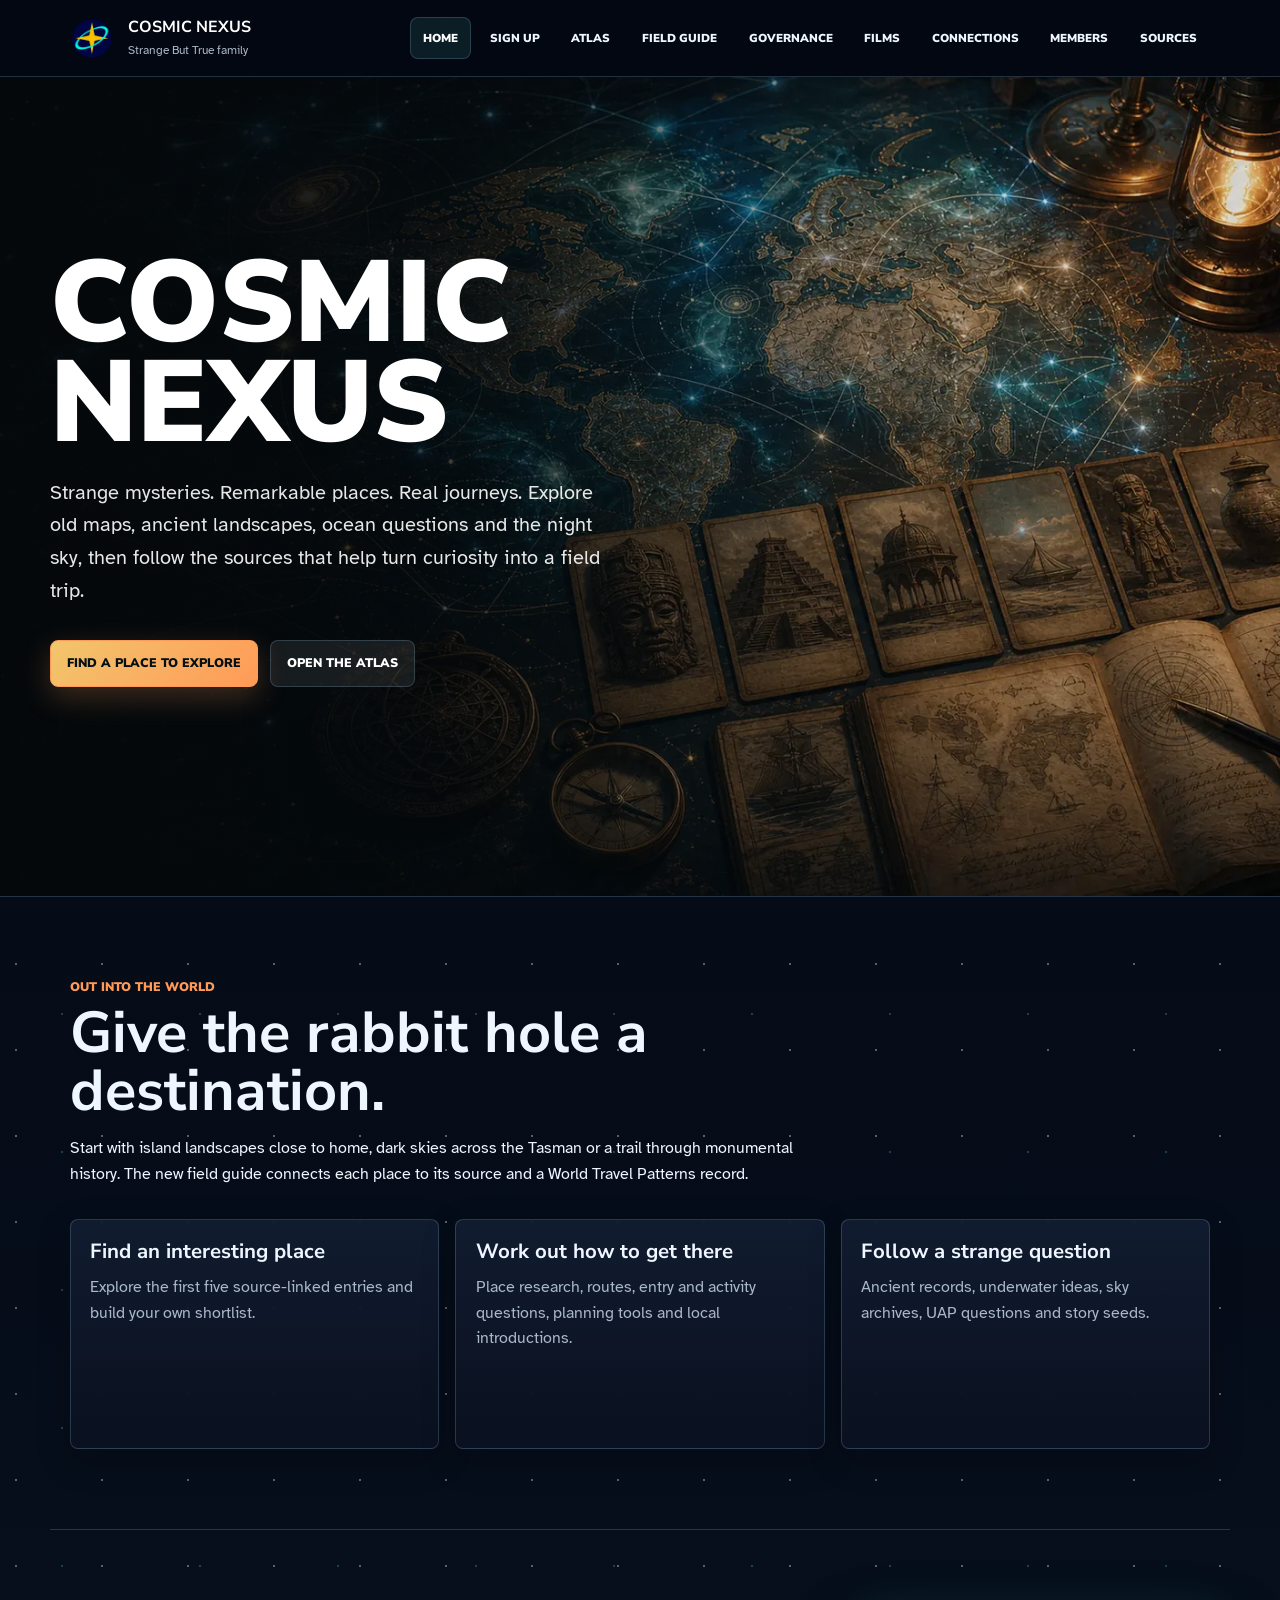
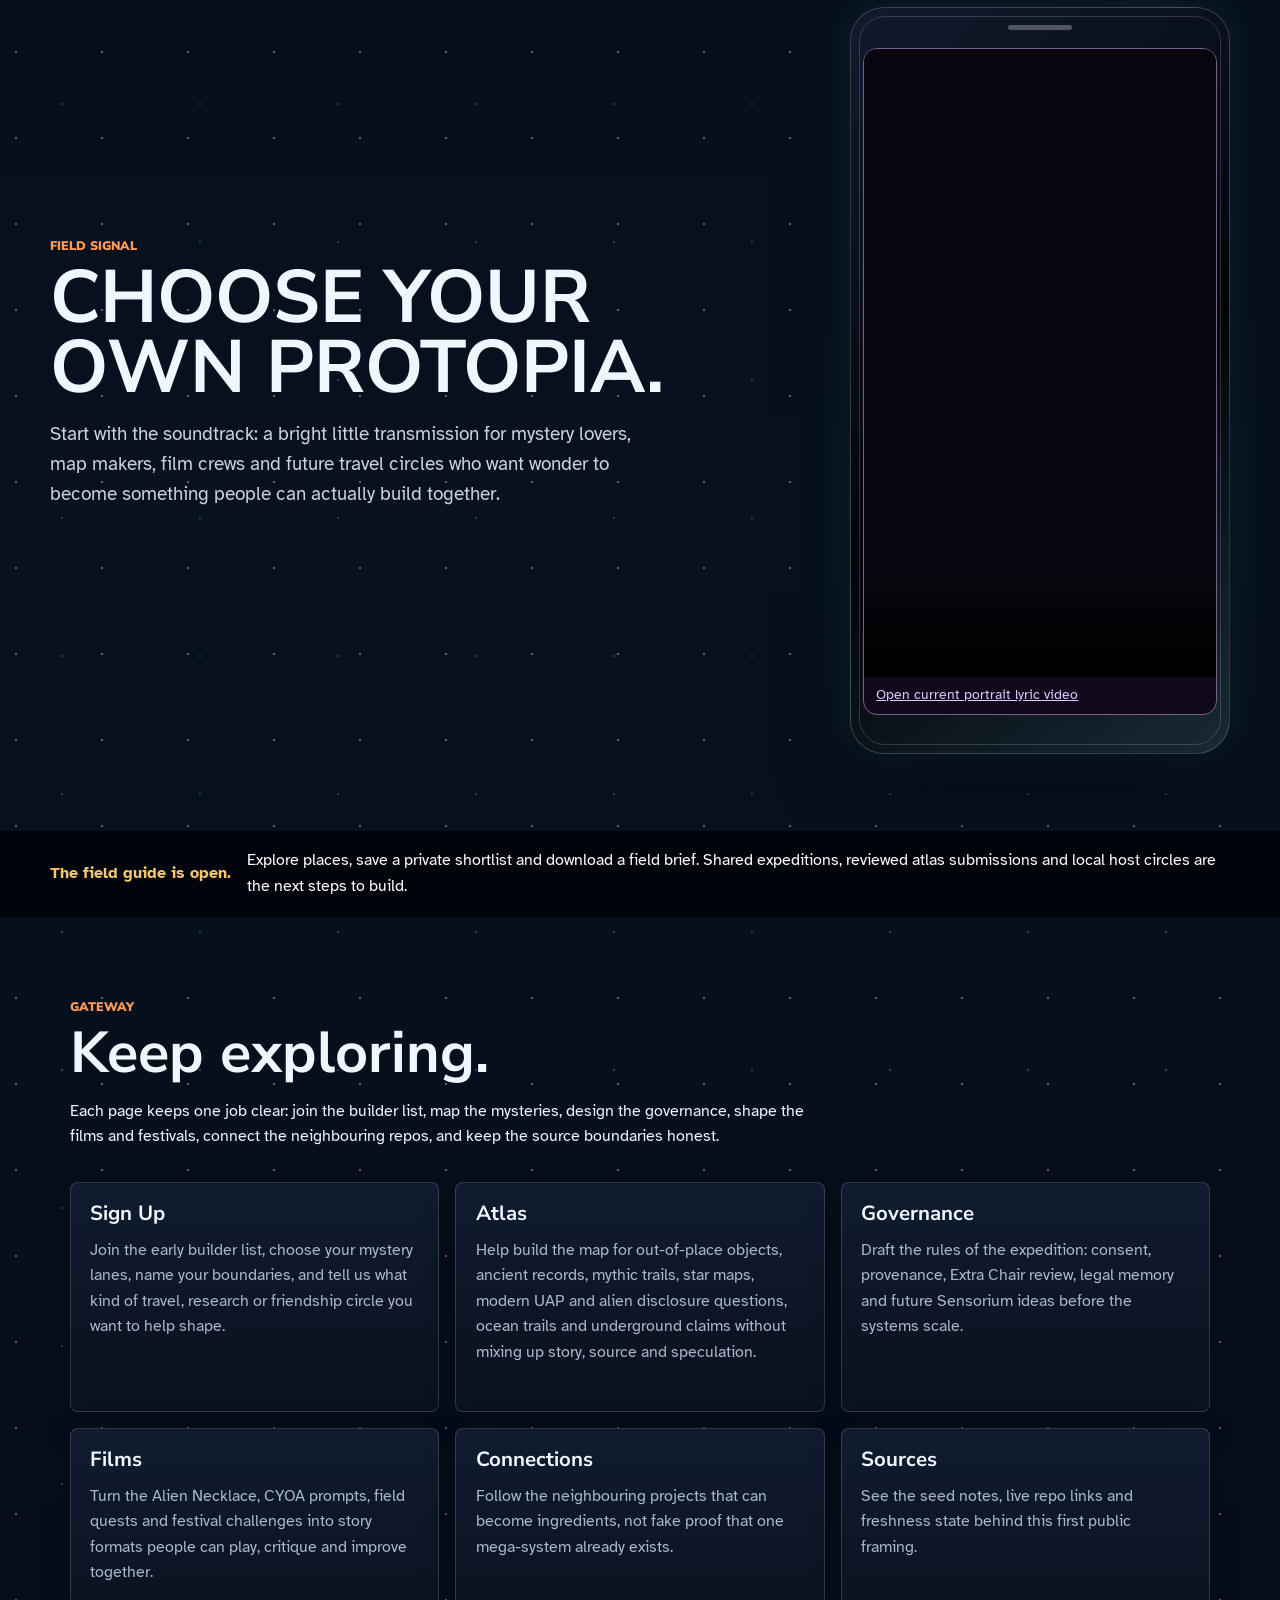
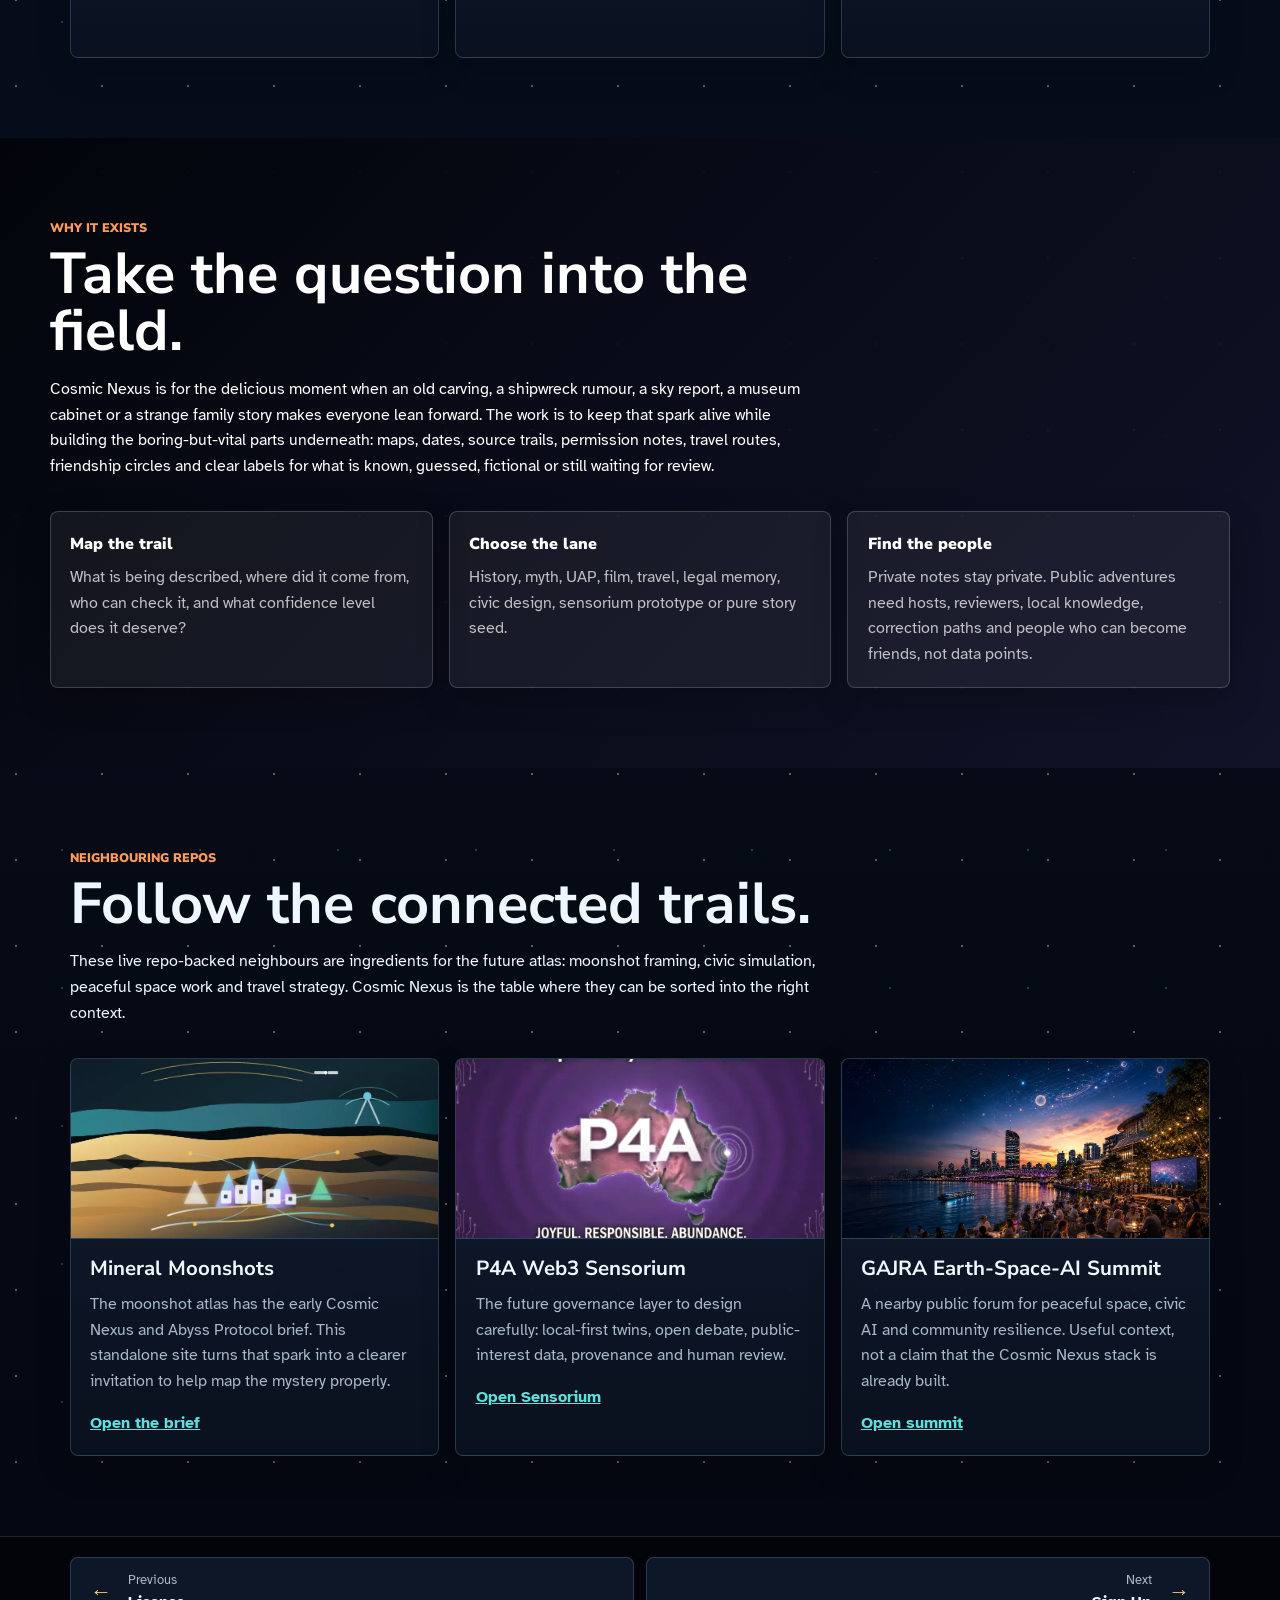
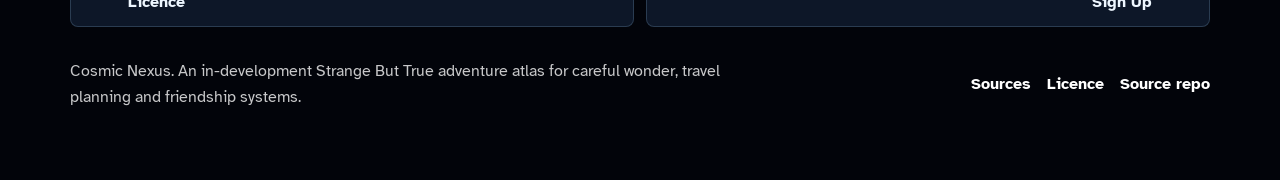
<file: index.html>
<!doctype html>
<html lang="en-AU">
  <head>
    <meta charset="utf-8">
    <meta name="viewport" content="width=device-width, initial-scale=1">
    <meta name="description" content="Cosmic Nexus is an in-development Strange But True adventure atlas inviting mystery lovers to help build maps, source trails, travel circles and friendship systems around the world.">
    <meta property="og:title" content="Cosmic Nexus">
    <meta property="og:description" content="An in-development mystery and travel atlas for people who want wonder, friendship and careful source trails in the same room.">
    <meta property="og:image" content="assets/hero-atlas-global-galactic.webp">
        <title>Cosmic Nexus | Strange But True</title>
    <link rel="preconnect" href="https://fonts.googleapis.com">
    <link rel="preconnect" href="https://fonts.gstatic.com" crossorigin>
    <link href="https://fonts.googleapis.com/css2?family=Atkinson+Hyperlegible:wght@400;700&family=Nunito+Sans:wght@700;800;900&display=swap" rel="stylesheet">
    <link rel="stylesheet" href="styles.css?v=20261111-navigation">
<style id="network-portrait-style">
.network-portrait-shell{width:min(100%,360px);margin:1.1rem auto;background:#10091b;border:1px solid #75618c;border-radius:14px;overflow:hidden}
.network-portrait-video,video[src*="/assets/protopian-portraits/"],video:has(source[src*="/assets/protopian-portraits/"]){display:block!important;width:100%!important;max-width:360px!important;height:auto!important;min-height:0!important;max-height:none!important;aspect-ratio:9/16!important;object-fit:contain!important;margin-inline:auto!important;background:#08050e;border:0}
.network-portrait-shell p{margin:.55rem .8rem;font-size:.86rem;line-height:1.45}.network-portrait-shell a{color:#e0c5ff;text-decoration:underline}
.phone:has(source[src*="/assets/protopian-portraits/"]),:is(.phone-frame,.phone-screen,.song-frame,.phone-video-wrap,.phone-embed,.video-embed,.phone):has(video[src*="/assets/protopian-portraits/"]),:is(.phone-frame,.phone-screen,.song-frame,.phone-video-wrap,.phone-embed,.video-embed,.phone):has(video[src*="/assets/protopian-portraits/"]),:is(.phone-frame,.phone-screen,.song-frame,.phone-video-wrap,.phone-embed,.video-embed):has(.network-portrait-video){height:auto!important;aspect-ratio:auto!important;min-height:0!important;max-width:380px;margin-inline:auto;overflow:hidden}
</style>
  <link rel="icon" type="image/x-icon" sizes="16x16 32x32 48x48" href="assets/cosmic-nexus.ico">
  <link rel="icon" type="image/png" sizes="32x32" href="assets/cosmic-nexus-favicon-32.png">
  <link rel="icon" type="image/png" sizes="192x192" href="assets/cosmic-nexus-mark-192.png">
  <link rel="apple-touch-icon" sizes="180x180" href="assets/cosmic-nexus-touch-180.png">
</head>
  <body data-page="home">
    <a class="skip-link" href="#main">Skip to content</a>
    <header class="site-header" data-site-header></header>

    <main id="main">
      <section class="hero hero-home" id="top" aria-labelledby="hero-title">
        <img class="hero-media" src="assets/hero-atlas-global-galactic.webp" alt="A global atlas table with star routes, archival cards, a lantern, a compass and field notebooks">
        <div class="hero-shade" aria-hidden="true"></div>
        <div class="hero-copy">
          <h1 id="hero-title">Cosmic Nexus</h1>
          <p class="hero-lede">
            Strange mysteries. Remarkable places. Real journeys. Explore old maps, ancient landscapes, ocean questions and the night sky, then follow the sources that help turn curiosity into a field trip.
          </p>
          <div class="hero-actions">
            <a class="button primary" href="field-guide.html">Find a place to explore</a>
            <a class="button secondary" href="atlas.html">Open the atlas</a>
          </div>
        </div>
      </section>

<section aria-labelledby="field-title" class="section field-introduction">
 <div class="section-heading">
  <span class="section-label">
   Out into the world
  </span>
  <h2 id="field-title">
   Give the rabbit hole a destination.
  </h2>
  <p>
   Start with island landscapes close to home, dark skies across the Tasman or a trail through monumental history. The new field guide connects each place to its source and a World Travel Patterns record.
  </p>
 </div>
 <div class="door-grid">
  <a class="door-card" href="field-guide.html#places">
   <h3>
    Find an interesting place
   </h3>
   <p>
    Explore the first five source-linked entries and build your own shortlist.
   </p>
  </a>
  <a class="door-card" href="connections.html#travel-connections">
   <h3>
    Work out how to get there
   </h3>
   <p>
    Place research, routes, entry and activity questions, planning tools and local introductions.
   </p>
  </a>
  <a class="door-card" href="atlas.html">
   <h3>
    Follow a strange question
   </h3>
   <p>
    Ancient records, underwater ideas, sky archives, UAP questions and story seeds.
   </p>
  </a>
 </div>
</section>

      <section class="song-feature" id="signal" aria-labelledby="home-song-title">
        <div class="song-feature-copy">
          <span class="section-label">Field signal</span>
          <h2 id="home-song-title">Choose your own protopia.</h2>
          <p>Start with the soundtrack: a bright little transmission for mystery lovers, map makers, film crews and future travel circles who want wonder to become something people can actually build together.</p>
        </div>
        <div class="phone-frame" aria-label="Phone-framed YouTube player for Choose Your Own Protopia">
          <div class="phone-speaker" aria-hidden="true"></div>
          <section class="network-portrait-shell" data-protopian-key="04" aria-label="Choose Your Own Protopia, current portrait lyric video">
<video class="network-portrait-video" controls playsinline preload="none" width="720" height="1280" poster="https://auraofintelligence.github.io/infinity-engine/assets/protopian-portraits/choose-your-own-protopia-portrait-cover-v1.jpg" aria-label="Choose Your Own Protopia by i C. infinity"><source src="https://auraofintelligence.github.io/infinity-engine/assets/protopian-portraits/choose-your-own-protopia-portrait-web-v1.mp4" type="video/mp4"><a href="https://auraofintelligence.github.io/infinity-engine/assets/protopian-portraits/choose-your-own-protopia-portrait-web-v1.mp4">Open portrait video</a></video>
<p><a href="https://auraofintelligence.github.io/infinity-engine/assets/protopian-portraits/choose-your-own-protopia-portrait-web-v1.mp4">Open current portrait lyric video</a></p></section>
        </div>
      </section>

      <section class="intro-band" aria-label="Public boundary">
        <strong>The field guide is open.</strong>
        <span>Explore places, save a private shortlist and download a field brief. Shared expeditions, reviewed atlas submissions and local host circles are the next steps to build.</span>
      </section>

      <section class="section" aria-labelledby="gateway-title">
        <div class="section-heading">
          <span class="section-label">Gateway</span>
          <h2 id="gateway-title">Keep exploring.</h2>
          <p>Each page keeps one job clear: join the builder list, map the mysteries, design the governance, shape the films and festivals, connect the neighbouring repos, and keep the source boundaries honest.</p>
        </div>
        <div class="door-grid">
          <a class="door-card" href="onboarding.html">
            <h3>Sign Up</h3>
            <p>Join the early builder list, choose your mystery lanes, name your boundaries, and tell us what kind of travel, research or friendship circle you want to help shape.</p>
          </a>
          <a class="door-card" href="atlas.html">
            <h3>Atlas</h3>
            <p>Help build the map for out-of-place objects, ancient records, mythic trails, star maps, modern UAP and alien disclosure questions, ocean trails and underground claims without mixing up story, source and speculation.</p>
          </a>
          <a class="door-card" href="governance.html">
            <h3>Governance</h3>
            <p>Draft the rules of the expedition: consent, provenance, Extra Chair review, legal memory and future Sensorium ideas before the systems scale.</p>
          </a>
          <a class="door-card" href="films.html">
            <h3>Films</h3>
            <p>Turn the Alien Necklace, CYOA prompts, field quests and festival challenges into story formats people can play, critique and improve together.</p>
          </a>
          <a class="door-card" href="connections.html">
            <h3>Connections</h3>
            <p>Follow the neighbouring projects that can become ingredients, not fake proof that one mega-system already exists.</p>
          </a>
          <a class="door-card" href="sources.html">
            <h3>Sources</h3>
            <p>See the seed notes, live repo links and freshness state behind this first public framing.</p>
          </a>
        </div>
      </section>

      <section class="section wide-band" aria-labelledby="why-title">
        <div class="wide-copy">
          <span class="section-label">Why it exists</span>
          <h2 id="why-title">Take the question into the field.</h2>
          <p>
            Cosmic Nexus is for the delicious moment when an old carving, a shipwreck rumour, a sky report, a museum cabinet or a strange family story makes everyone lean forward. The work is to keep that spark alive while building the boring-but-vital parts underneath: maps, dates, source trails, permission notes, travel routes, friendship circles and clear labels for what is known, guessed, fictional or still waiting for review.
          </p>
        </div>
        <div class="method-grid">
          <article>
            <strong>Map the trail</strong>
            <span>What is being described, where did it come from, who can check it, and what confidence level does it deserve?</span>
          </article>
          <article>
            <strong>Choose the lane</strong>
            <span>History, myth, UAP, film, travel, legal memory, civic design, sensorium prototype or pure story seed.</span>
          </article>
          <article>
            <strong>Find the people</strong>
            <span>Private notes stay private. Public adventures need hosts, reviewers, local knowledge, correction paths and people who can become friends, not data points.</span>
          </article>
        </div>
      </section>

      <section class="section" aria-labelledby="featured-title">
        <div class="section-heading">
          <span class="section-label">Neighbouring repos</span>
          <h2 id="featured-title">Follow the connected trails.</h2>
          <p>These live repo-backed neighbours are ingredients for the future atlas: moonshot framing, civic simulation, peaceful space work and travel strategy. Cosmic Nexus is the table where they can be sorted into the right context.</p>
        </div>
        <div class="feature-grid compact">
          <article class="feature-card">
            <img src="assets/mineral-city-map.webp" alt="Mineral Moonshots map line artwork">
            <h3>Mineral Moonshots</h3>
            <p>The moonshot atlas has the early Cosmic Nexus and Abyss Protocol brief. This standalone site turns that spark into a clearer invitation to help map the mystery properly.</p>
            <a href="https://auraofintelligence.github.io/mineral-moonshots/briefs/cosmic-nexus.html" target="_blank" rel="noopener noreferrer">Open the brief</a>
          </article>
          <article class="feature-card">
            <img src="assets/p4a-map-card.webp" alt="P4A civic map card artwork">
            <h3>P4A Web3 Sensorium</h3>
            <p>The future governance layer to design carefully: local-first twins, open debate, public-interest data, provenance and human review.</p>
            <a href="https://auraofintelligence.github.io/p4a_xyz/pages/web3-sensorium.html" target="_blank" rel="noopener noreferrer">Open Sensorium</a>
          </article>
          <article class="feature-card">
            <img src="assets/brisbane-civic-space-hero.webp" alt="Brisbane civic space summit concept scene">
            <h3>GAJRA Earth-Space-AI Summit</h3>
            <p>A nearby public forum for peaceful space, civic AI and community resilience. Useful context, not a claim that the Cosmic Nexus stack is already built.</p>
            <a href="https://auraofintelligence.github.io/GAJRA_Earth-Space-AI_Summit/" target="_blank" rel="noopener noreferrer">Open summit</a>
          </article>
        </div>
      </section>

    </main>

    <footer class="site-footer" data-site-footer></footer>
    <script src="script.js?v=20261111-navigation"></script>
  </body>
</html>
</file>
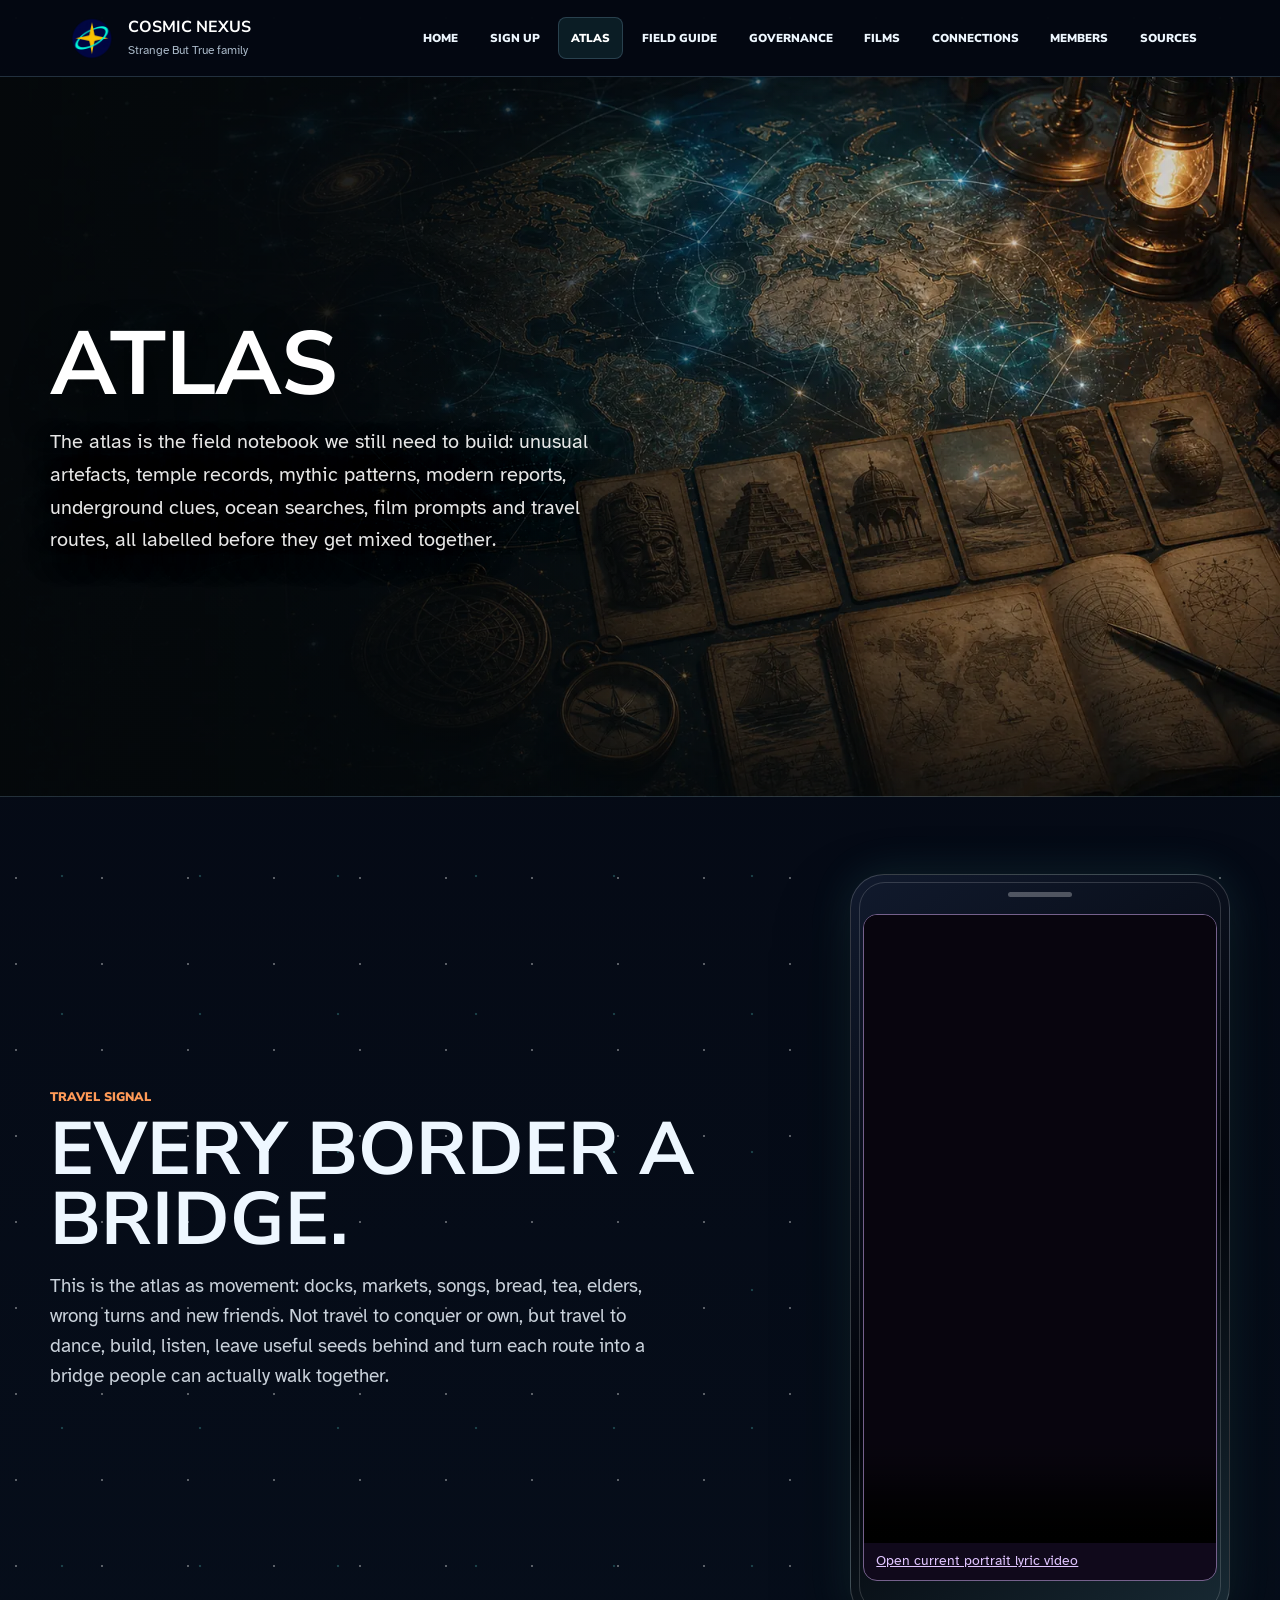
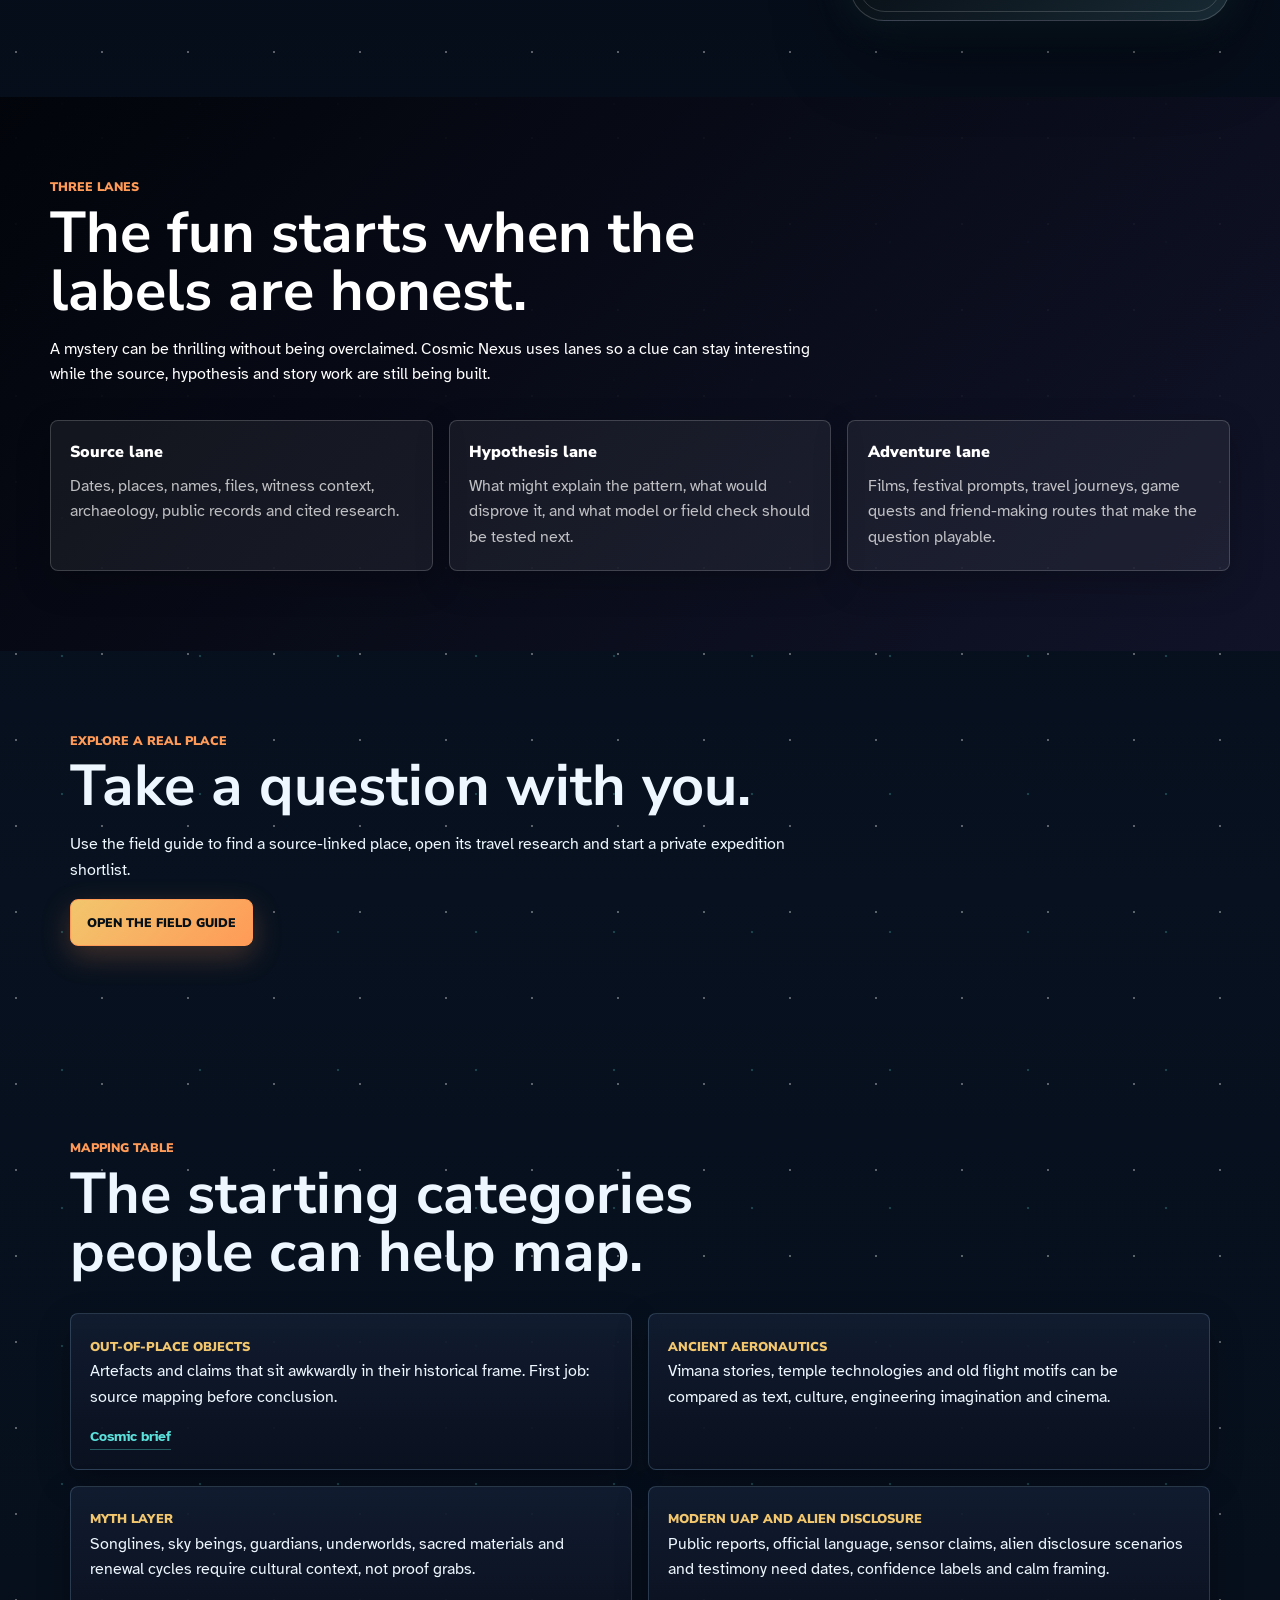
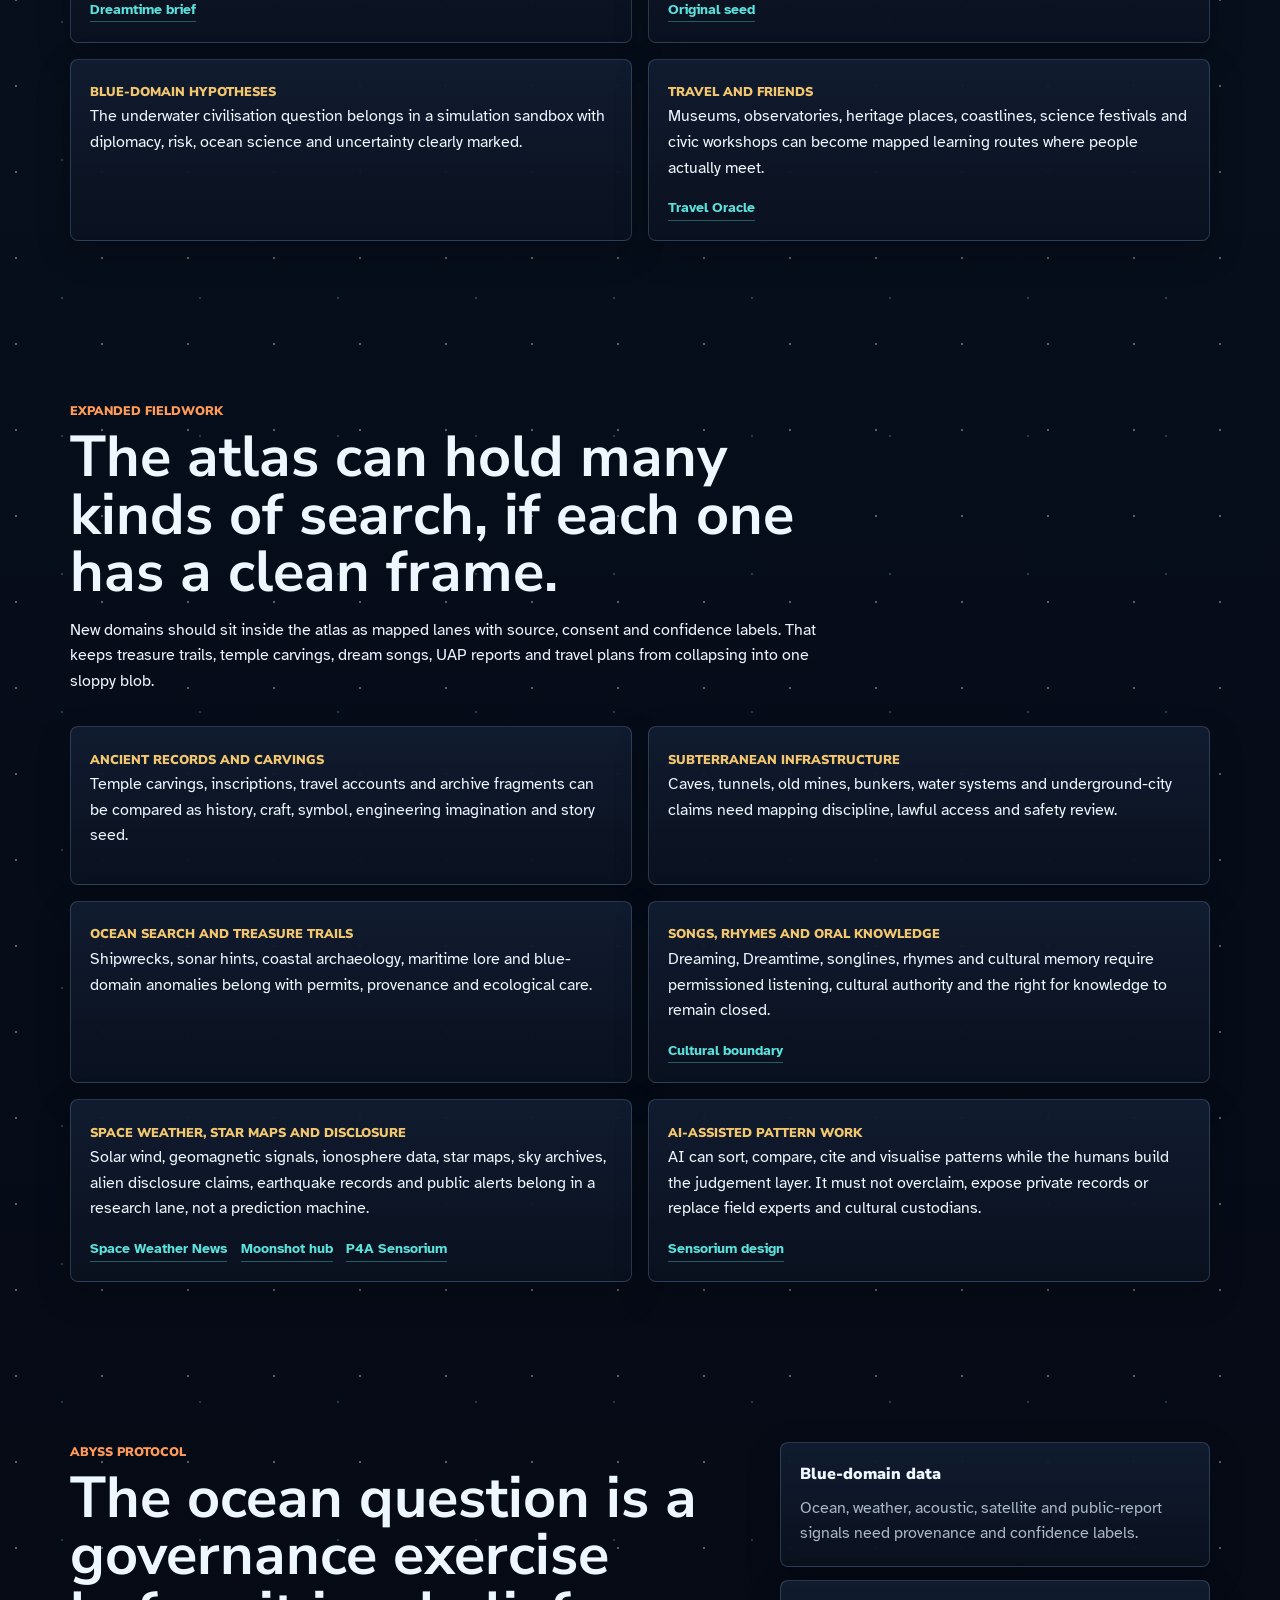
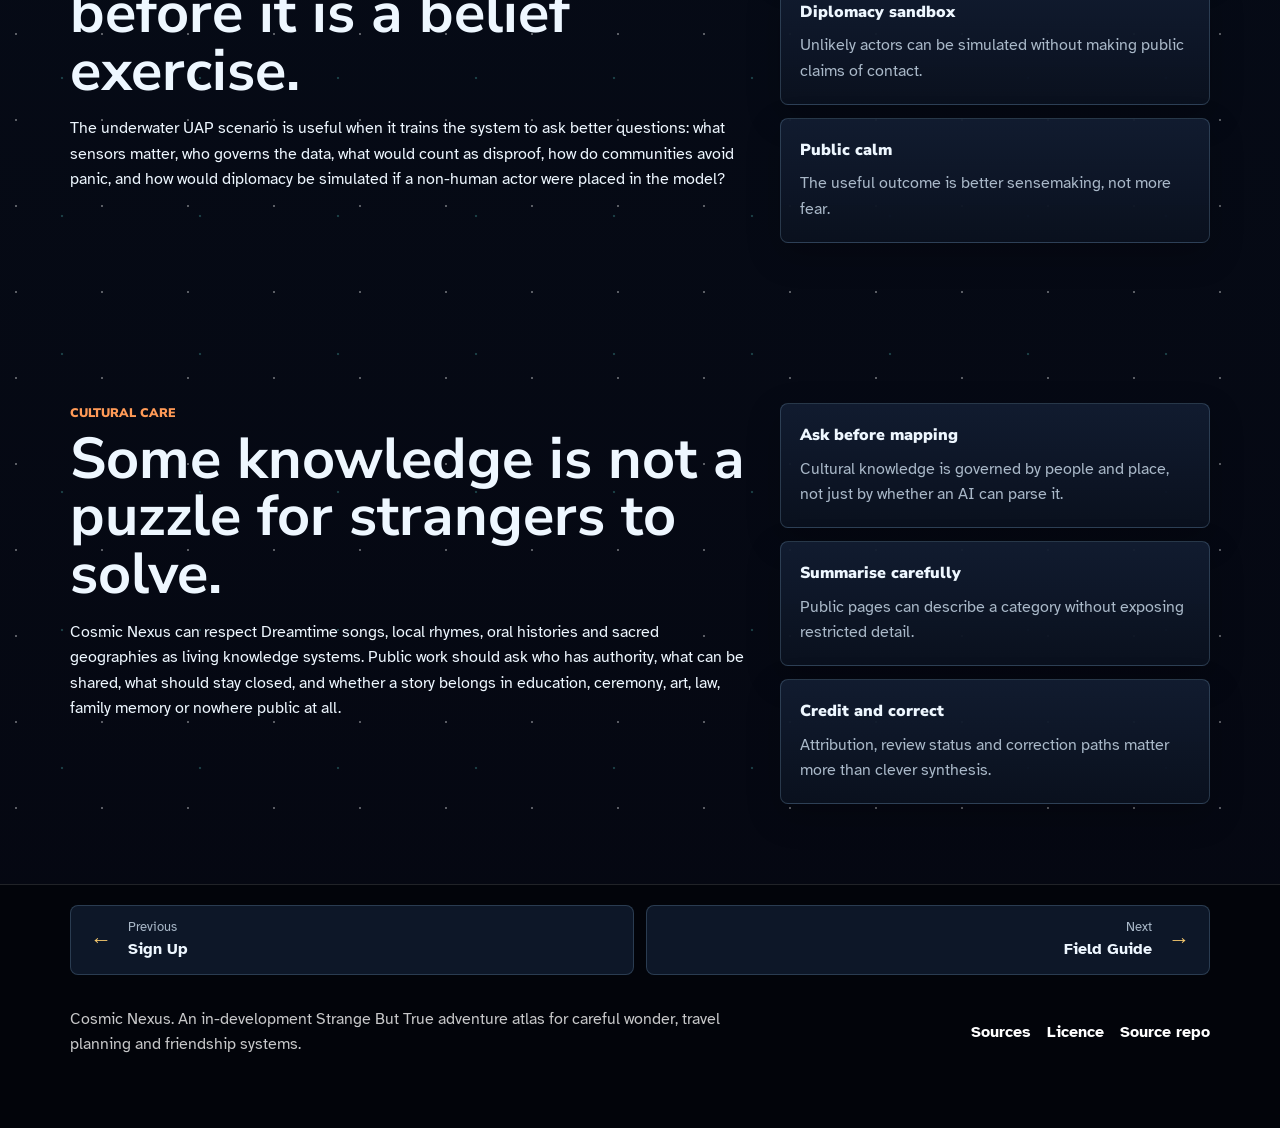
<file: atlas.html>
<!doctype html>
<html lang="en-AU">
  <head>
    <meta charset="utf-8">
    <meta name="viewport" content="width=device-width, initial-scale=1">
    <meta name="description" content="The in-development Cosmic Nexus atlas invites contributors to help map out-of-place objects, ancient records, mythology, UAP disclosure, ocean questions and travel routes with clear context labels.">
        <title>Atlas | Cosmic Nexus</title>
    <link rel="stylesheet" href="styles.css?v=20261111-navigation">
    <link rel="preconnect" href="https://fonts.googleapis.com">
    <link rel="preconnect" href="https://fonts.gstatic.com" crossorigin>
    <link href="https://fonts.googleapis.com/css2?family=Atkinson+Hyperlegible:wght@400;700&family=Nunito+Sans:wght@700;800;900&display=swap" rel="stylesheet">
<style id="network-portrait-style">
.network-portrait-shell{width:min(100%,360px);margin:1.1rem auto;background:#10091b;border:1px solid #75618c;border-radius:14px;overflow:hidden}
.network-portrait-video,video[src*="/assets/protopian-portraits/"],video:has(source[src*="/assets/protopian-portraits/"]){display:block!important;width:100%!important;max-width:360px!important;height:auto!important;min-height:0!important;max-height:none!important;aspect-ratio:9/16!important;object-fit:contain!important;margin-inline:auto!important;background:#08050e;border:0}
.network-portrait-shell p{margin:.55rem .8rem;font-size:.86rem;line-height:1.45}.network-portrait-shell a{color:#e0c5ff;text-decoration:underline}
.phone:has(source[src*="/assets/protopian-portraits/"]),:is(.phone-frame,.phone-screen,.song-frame,.phone-video-wrap,.phone-embed,.video-embed,.phone):has(video[src*="/assets/protopian-portraits/"]),:is(.phone-frame,.phone-screen,.song-frame,.phone-video-wrap,.phone-embed,.video-embed,.phone):has(video[src*="/assets/protopian-portraits/"]),:is(.phone-frame,.phone-screen,.song-frame,.phone-video-wrap,.phone-embed,.video-embed):has(.network-portrait-video){height:auto!important;aspect-ratio:auto!important;min-height:0!important;max-width:380px;margin-inline:auto;overflow:hidden}
</style>
  <link rel="icon" type="image/x-icon" sizes="16x16 32x32 48x48" href="assets/cosmic-nexus.ico">
  <link rel="icon" type="image/png" sizes="32x32" href="assets/cosmic-nexus-favicon-32.png">
  <link rel="icon" type="image/png" sizes="192x192" href="assets/cosmic-nexus-mark-192.png">
  <link rel="apple-touch-icon" sizes="180x180" href="assets/cosmic-nexus-touch-180.png">
</head>
  <body data-page="atlas">
    <a class="skip-link" href="#main">Skip to content</a>
    <header class="site-header" data-site-header></header>
    <main id="main">
      <section class="page-hero" style="--hero-image: url('assets/hero-atlas-global-galactic.webp')" aria-labelledby="page-title">
        <div>
          <h1 id="page-title">Atlas</h1>
          <p>The atlas is the field notebook we still need to build: unusual artefacts, temple records, mythic patterns, modern reports, underground clues, ocean searches, film prompts and travel routes, all labelled before they get mixed together.</p>
        </div>
      </section>

      <section class="song-feature atlas-song-feature" id="atlas-signal" aria-labelledby="atlas-song-title">
        <div class="song-feature-copy">
          <span class="section-label">Travel signal</span>
          <h2 id="atlas-song-title">Every border a bridge.</h2>
          <p>This is the atlas as movement: docks, markets, songs, bread, tea, elders, wrong turns and new friends. Not travel to conquer or own, but travel to dance, build, listen, leave useful seeds behind and turn each route into a bridge people can actually walk together.</p>
        </div>
        <div class="phone-frame" aria-label="Phone-framed YouTube player for Every Border a Bridge">
          <div class="phone-speaker" aria-hidden="true"></div>
          <section class="network-portrait-shell" data-protopian-key="07" aria-label="Every Border a Bridge, current portrait lyric video">
<video class="network-portrait-video" controls playsinline preload="none" width="720" height="1280" poster="https://auraofintelligence.github.io/infinity-engine/assets/protopian-portraits/every-border-a-bridge-portrait-cover-v1.jpg" aria-label="Every Border a Bridge by i C. infinity"><source src="https://auraofintelligence.github.io/infinity-engine/assets/protopian-portraits/every-border-a-bridge-portrait-web-v1.mp4" type="video/mp4"><a href="https://auraofintelligence.github.io/infinity-engine/assets/protopian-portraits/every-border-a-bridge-portrait-web-v1.mp4">Open portrait video</a></video>
<p><a href="https://auraofintelligence.github.io/infinity-engine/assets/protopian-portraits/every-border-a-bridge-portrait-web-v1.mp4">Open current portrait lyric video</a></p></section>
        </div>
      </section>

      <section class="section wide-band" aria-labelledby="lanes-title">
        <div class="wide-copy">
          <span class="section-label">Three lanes</span>
          <h2 id="lanes-title">The fun starts when the labels are honest.</h2>
          <p>A mystery can be thrilling without being overclaimed. Cosmic Nexus uses lanes so a clue can stay interesting while the source, hypothesis and story work are still being built.</p>
        </div>
        <div class="method-grid">
          <article><strong>Source lane</strong><span>Dates, places, names, files, witness context, archaeology, public records and cited research.</span></article>
          <article><strong>Hypothesis lane</strong><span>What might explain the pattern, what would disprove it, and what model or field check should be tested next.</span></article>
          <article><strong>Adventure lane</strong><span>Films, festival prompts, travel journeys, game quests and friend-making routes that make the question playable.</span></article>
        </div>
      </section>

<section class="section"><div class="section-heading"><span class="section-label">Explore a real place</span><h2>Take a question with you.</h2><p>Use the field guide to find a source-linked place, open its travel research and start a private expedition shortlist.</p><a class="button primary" href="field-guide.html">Open the field guide</a></div></section>      <section class="section" aria-labelledby="map-title">
        <div class="section-heading">
          <span class="section-label">Mapping table</span>
          <h2 id="map-title">The starting categories people can help map.</h2>
        </div>
        <div class="table-like">
          <article><span>Out-of-place objects</span><p>Artefacts and claims that sit awkwardly in their historical frame. First job: source mapping before conclusion.</p><div class="card-links"><a href="https://auraofintelligence.github.io/mineral-moonshots/briefs/cosmic-nexus.html" target="_blank" rel="noopener noreferrer">Cosmic brief</a></div></article>
          <article><span>Ancient aeronautics</span><p>Vimana stories, temple technologies and old flight motifs can be compared as text, culture, engineering imagination and cinema.</p></article>
          <article><span>Myth layer</span><p>Songlines, sky beings, guardians, underworlds, sacred materials and renewal cycles require cultural context, not proof grabs.</p><div class="card-links"><a href="https://auraofintelligence.github.io/mineral-moonshots/briefs/dreamtime.html" target="_blank" rel="noopener noreferrer">Dreamtime brief</a></div></article>
          <article><span>Modern UAP and alien disclosure</span><p>Public reports, official language, sensor claims, alien disclosure scenarios and testimony need dates, confidence labels and calm framing.</p><div class="card-links"><a href="https://auraofintelligence.github.io/aura-ecosystem/cosmic-nexus-uap-ai-aa-rd-club.html" target="_blank" rel="noopener noreferrer">Original seed</a></div></article>
          <article><span>Blue-domain hypotheses</span><p>The underwater civilisation question belongs in a simulation sandbox with diplomacy, risk, ocean science and uncertainty clearly marked.</p></article>
          <article><span>Travel and friends</span><p>Museums, observatories, heritage places, coastlines, science festivals and civic workshops can become mapped learning routes where people actually meet.</p><div class="card-links"><a href="https://auraofintelligence.github.io/strange-but-true-travel-oracle/" target="_blank" rel="noopener noreferrer">Travel Oracle</a></div></article>
        </div>
      </section>

      <section class="section" aria-labelledby="field-title">
        <div class="section-heading">
          <span class="section-label">Expanded fieldwork</span>
          <h2 id="field-title">The atlas can hold many kinds of search, if each one has a clean frame.</h2>
          <p>New domains should sit inside the atlas as mapped lanes with source, consent and confidence labels. That keeps treasure trails, temple carvings, dream songs, UAP reports and travel plans from collapsing into one sloppy blob.</p>
        </div>
        <div class="table-like">
          <article><span>Ancient records and carvings</span><p>Temple carvings, inscriptions, travel accounts and archive fragments can be compared as history, craft, symbol, engineering imagination and story seed.</p></article>
          <article><span>Subterranean infrastructure</span><p>Caves, tunnels, old mines, bunkers, water systems and underground-city claims need mapping discipline, lawful access and safety review.</p></article>
          <article><span>Ocean search and treasure trails</span><p>Shipwrecks, sonar hints, coastal archaeology, maritime lore and blue-domain anomalies belong with permits, provenance and ecological care.</p></article>
          <article><span>Songs, rhymes and oral knowledge</span><p>Dreaming, Dreamtime, songlines, rhymes and cultural memory require permissioned listening, cultural authority and the right for knowledge to remain closed.</p><div class="card-links"><a href="https://auraofintelligence.github.io/mineral-moonshots/briefs/dreamtime.html" target="_blank" rel="noopener noreferrer">Cultural boundary</a></div></article>
          <article><span>Space weather, star maps and disclosure</span><p>Solar wind, geomagnetic signals, ionosphere data, star maps, sky archives, alien disclosure claims, earthquake records and public alerts belong in a research lane, not a prediction machine.</p><div class="card-links"><a href="https://auraofintelligence.github.io/space-weather-news/" target="_blank" rel="noopener noreferrer">Space Weather News</a><a href="https://auraofintelligence.github.io/mineral-moonshots/briefs/space-weather-hub.html" target="_blank" rel="noopener noreferrer">Moonshot hub</a><a href="https://auraofintelligence.github.io/p4a_xyz/pages/web3-sensorium.html" target="_blank" rel="noopener noreferrer">P4A Sensorium</a></div></article>
          <article><span>AI-assisted pattern work</span><p>AI can sort, compare, cite and visualise patterns while the humans build the judgement layer. It must not overclaim, expose private records or replace field experts and cultural custodians.</p><div class="card-links"><a href="https://auraofintelligence.github.io/p4a_xyz/pages/web3-sensorium.html" target="_blank" rel="noopener noreferrer">Sensorium design</a></div></article>
        </div>
      </section>

      <section class="section split-section" aria-labelledby="abyss-title">
        <div>
          <span class="section-label">Abyss Protocol</span>
          <h2 id="abyss-title">The ocean question is a governance exercise before it is a belief exercise.</h2>
          <p>The underwater UAP scenario is useful when it trains the system to ask better questions: what sensors matter, who governs the data, what would count as disproof, how do communities avoid panic, and how would diplomacy be simulated if a non-human actor were placed in the model?</p>
        </div>
        <div class="rule-stack">
          <article><strong>Blue-domain data</strong><span>Ocean, weather, acoustic, satellite and public-report signals need provenance and confidence labels.</span></article>
          <article><strong>Diplomacy sandbox</strong><span>Unlikely actors can be simulated without making public claims of contact.</span></article>
          <article><strong>Public calm</strong><span>The useful outcome is better sensemaking, not more fear.</span></article>
        </div>
      </section>

      <section class="section split-section" aria-labelledby="care-title">
        <div>
          <span class="section-label">Cultural care</span>
          <h2 id="care-title">Some knowledge is not a puzzle for strangers to solve.</h2>
          <p>Cosmic Nexus can respect Dreamtime songs, local rhymes, oral histories and sacred geographies as living knowledge systems. Public work should ask who has authority, what can be shared, what should stay closed, and whether a story belongs in education, ceremony, art, law, family memory or nowhere public at all.</p>
        </div>
        <div class="rule-stack">
          <article><strong>Ask before mapping</strong><span>Cultural knowledge is governed by people and place, not just by whether an AI can parse it.</span></article>
          <article><strong>Summarise carefully</strong><span>Public pages can describe a category without exposing restricted detail.</span></article>
          <article><strong>Credit and correct</strong><span>Attribution, review status and correction paths matter more than clever synthesis.</span></article>
        </div>
      </section>

    </main>
    <footer class="site-footer" data-site-footer></footer>
    <script src="script.js?v=20261111-navigation"></script>
  </body>
</html>
</file>
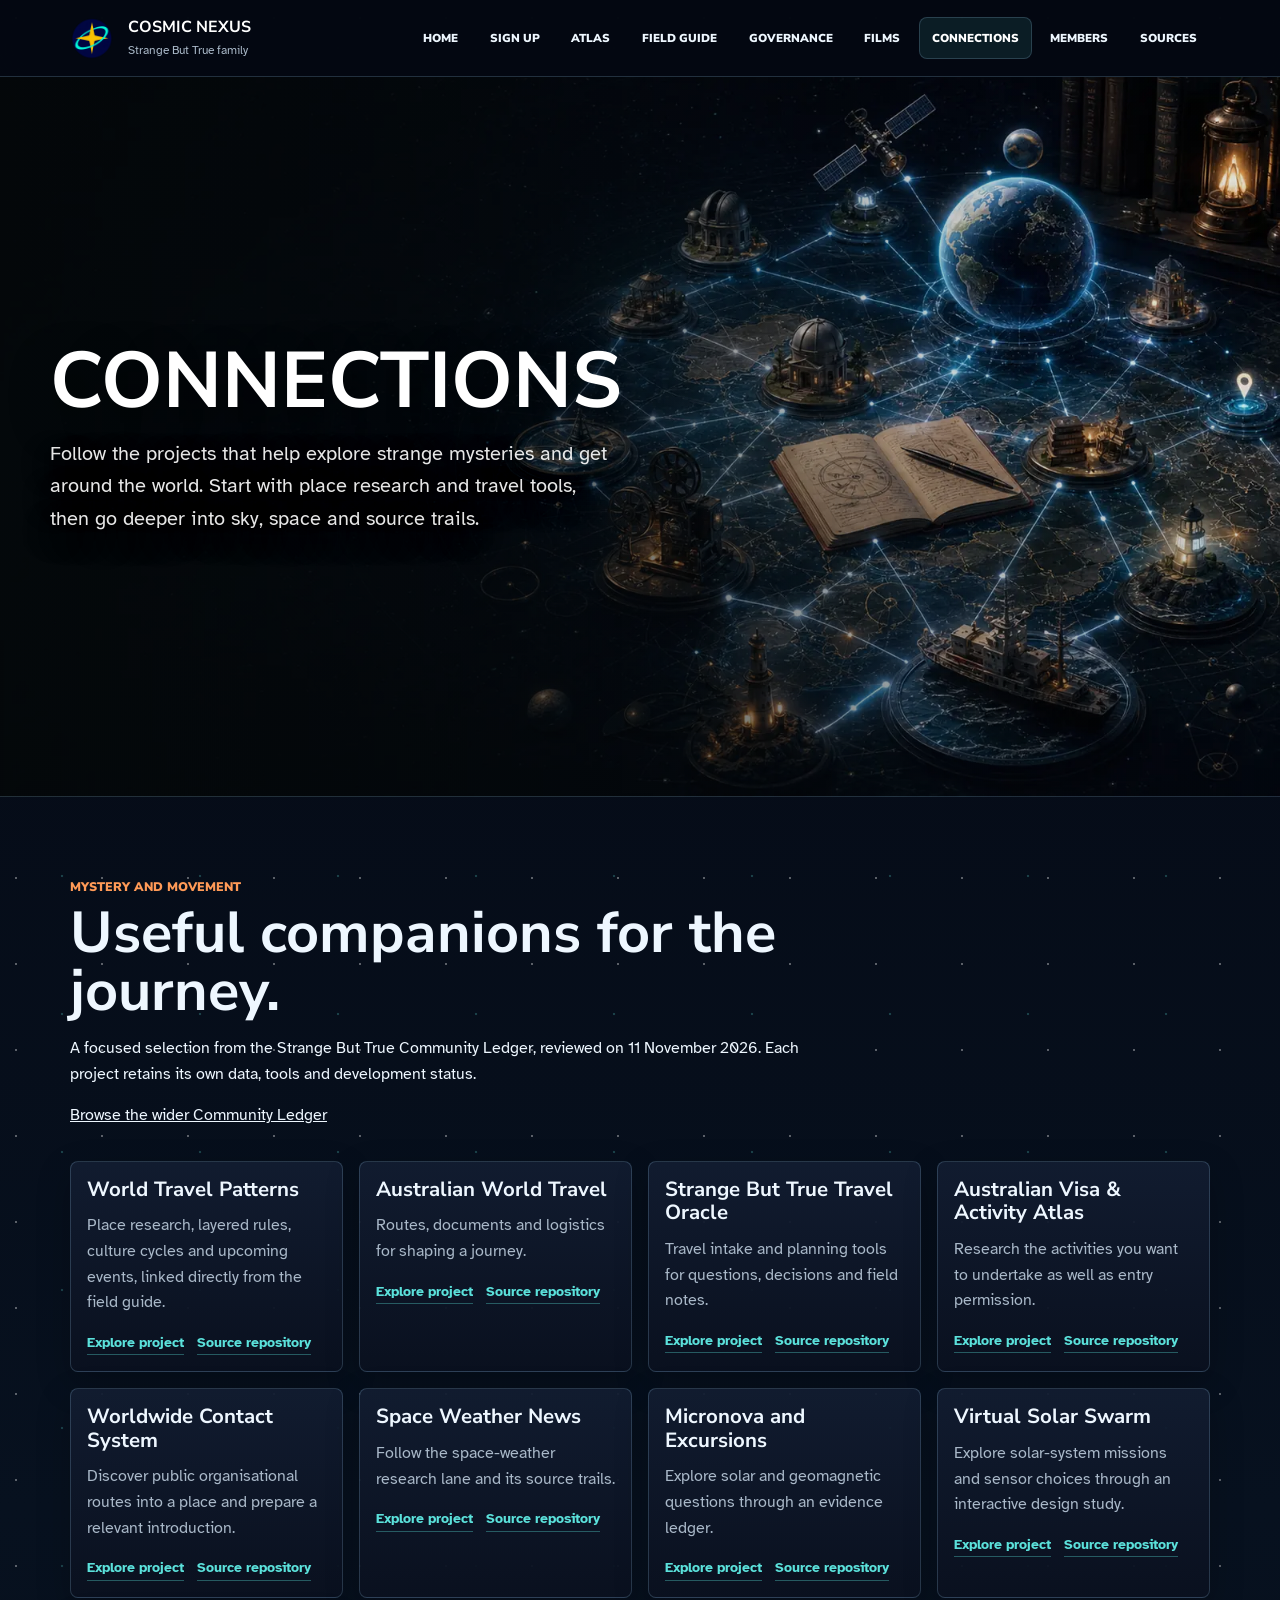
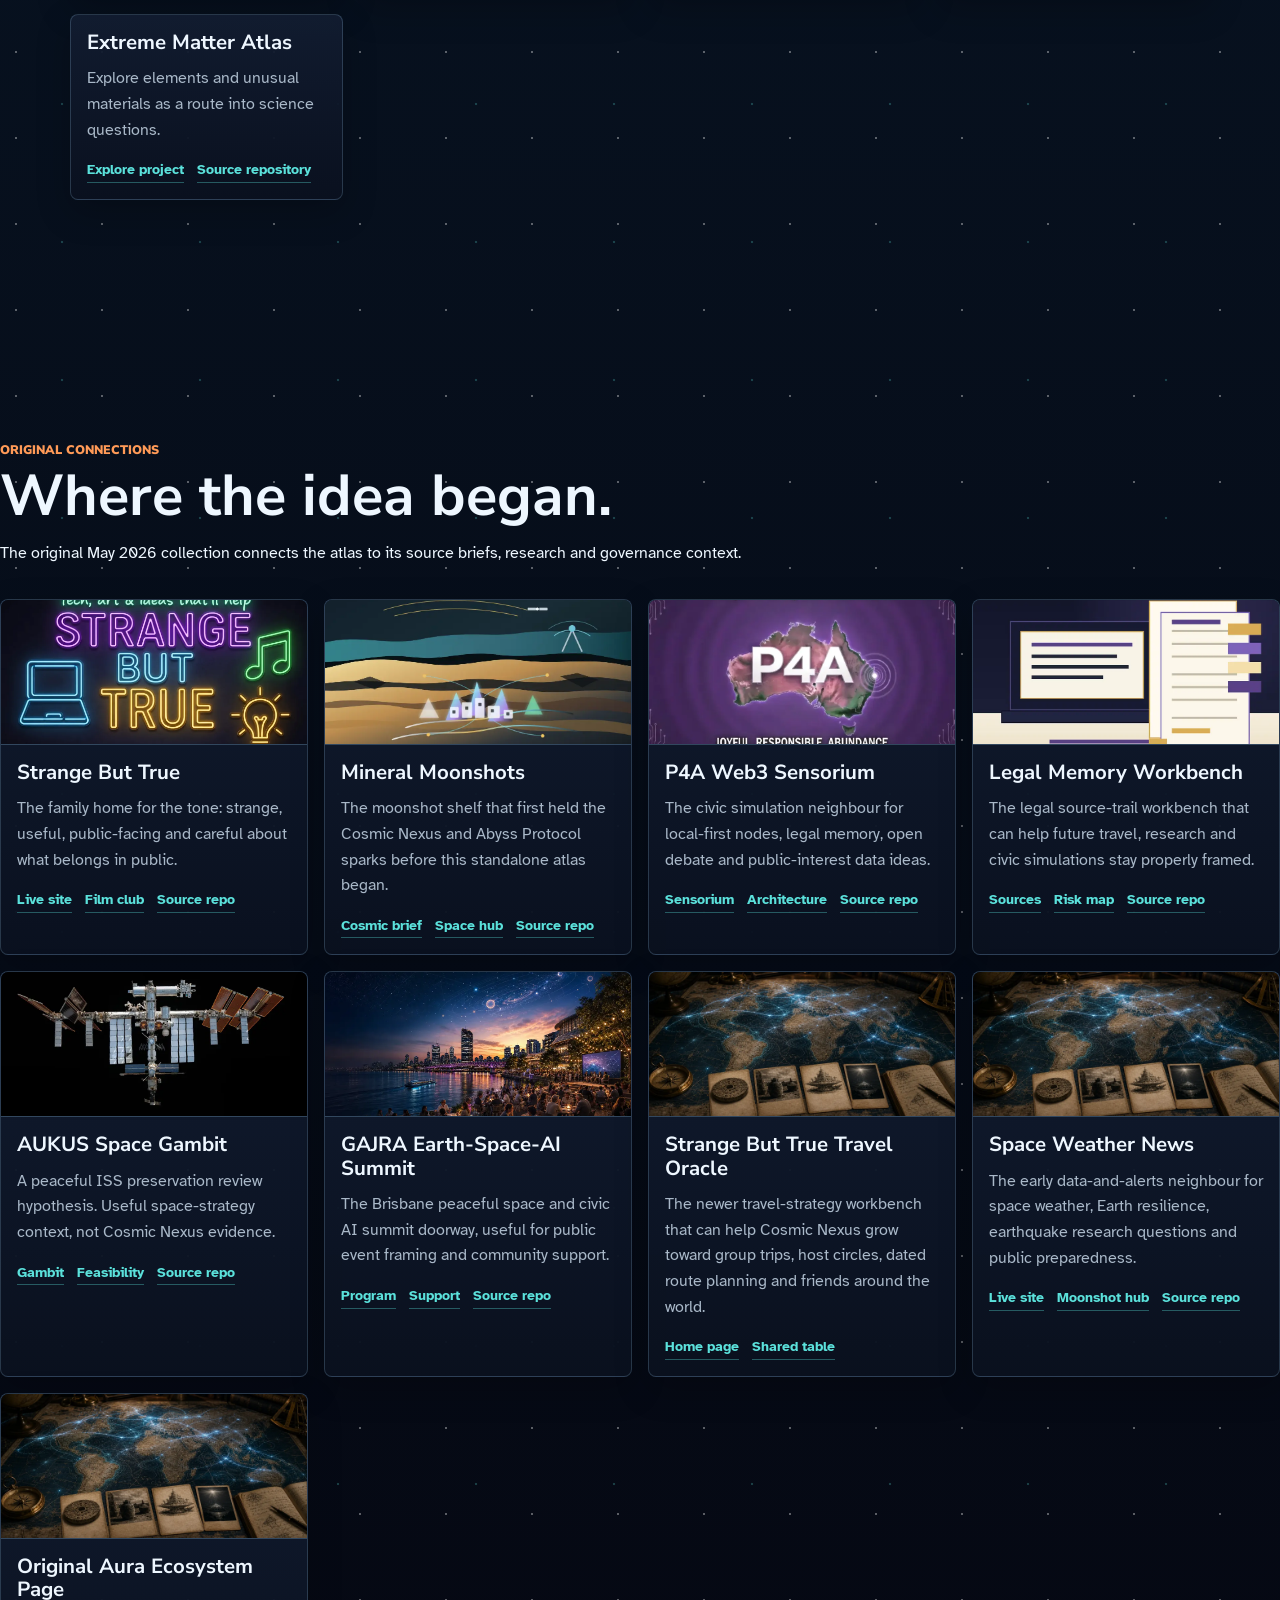
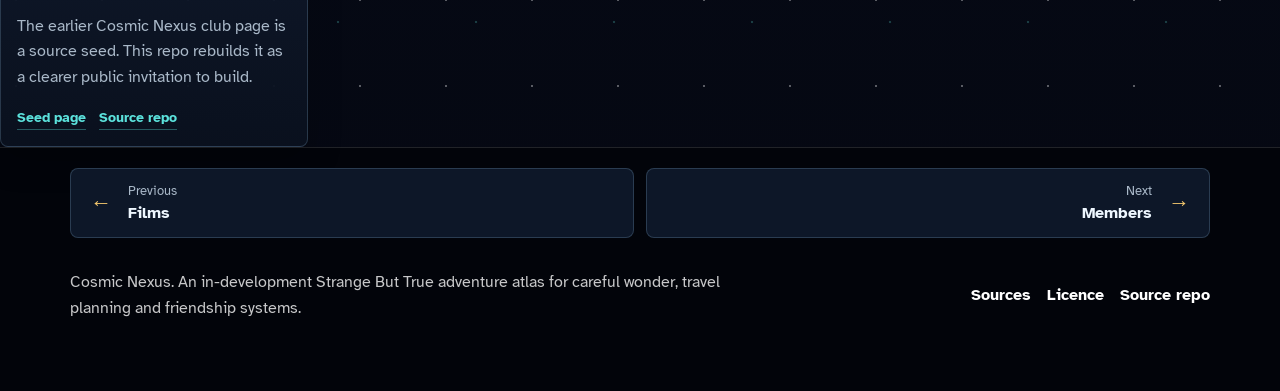
<file: connections.html>
<!doctype html>
<html lang="en-AU">
  <head>
    <meta charset="utf-8">
    <meta name="viewport" content="width=device-width, initial-scale=1">
    <meta name="description" content="Cosmic Nexus repo connections to neighbouring Strange But True, travel, P4A, Legal Memory, space, summit and source projects that may help build the future atlas.">
        <title>Connections | Cosmic Nexus</title>
    <link rel="stylesheet" href="styles.css?v=20261111-navigation">
    <link rel="preconnect" href="https://fonts.googleapis.com">
    <link rel="preconnect" href="https://fonts.gstatic.com" crossorigin>
    <link href="https://fonts.googleapis.com/css2?family=Atkinson+Hyperlegible:wght@400;700&family=Nunito+Sans:wght@700;800;900&display=swap" rel="stylesheet">
  <link rel="icon" type="image/x-icon" sizes="16x16 32x32 48x48" href="assets/cosmic-nexus.ico">
  <link rel="icon" type="image/png" sizes="32x32" href="assets/cosmic-nexus-favicon-32.png">
  <link rel="icon" type="image/png" sizes="192x192" href="assets/cosmic-nexus-mark-192.png">
  <link rel="apple-touch-icon" sizes="180x180" href="assets/cosmic-nexus-touch-180.png">
</head>
  <body data-page="connections">
    <a class="skip-link" href="#main">Skip to content</a>
    <header class="site-header" data-site-header></header>
    <main id="main">
      <section class="page-hero" style="--hero-image: url('assets/hero-connections-sensorium.webp')" aria-labelledby="page-title">
        <div>
          <h1 id="page-title">Connections</h1>
          <p>Follow the projects that help explore strange mysteries and get around the world. Start with place research and travel tools, then go deeper into sky, space and source trails.</p>
        </div>
      </section>

<section aria-labelledby="travel-title" class="section" id="travel-connections">
 <div class="section-heading">
  <span class="section-label">
   Mystery and movement
  </span>
  <h2 id="travel-title">
   Useful companions for the journey.
  </h2>
  <p>
   A focused selection from the Strange But True Community Ledger, reviewed on 11 November 2026. Each project retains its own data, tools and development status.
  </p>
  <a href="https://auraofintelligence.github.io/strange-but-true/community-ledger.html">
   Browse the wider Community Ledger
  </a>
 </div>
 <div class="connection-grid">
  <article class="connection-card">
   <h3>
    World Travel Patterns
   </h3>
   <p>
    Place research, layered rules, culture cycles and upcoming events, linked directly from the field guide.
   </p>
   <div class="card-links">
    <a href="https://auraofintelligence.github.io/world-travel-patterns/">
     Explore project
    </a>
    <a href="https://github.com/auraofintelligence/world-travel-patterns">
     Source repository
    </a>
   </div>
  </article>
  <article class="connection-card">
   <h3>
    Australian World Travel
   </h3>
   <p>
    Routes, documents and logistics for shaping a journey.
   </p>
   <div class="card-links">
    <a href="https://auraofintelligence.github.io/Australian-world-travel/">
     Explore project
    </a>
    <a href="https://github.com/auraofintelligence/Australian-world-travel">
     Source repository
    </a>
   </div>
  </article>
  <article class="connection-card">
   <h3>
    Strange But True Travel Oracle
   </h3>
   <p>
    Travel intake and planning tools for questions, decisions and field notes.
   </p>
   <div class="card-links">
    <a href="https://auraofintelligence.github.io/strange-but-true-travel-oracle/">
     Explore project
    </a>
    <a href="https://github.com/auraofintelligence/strange-but-true-travel-oracle">
     Source repository
    </a>
   </div>
  </article>
  <article class="connection-card">
   <h3>
    Australian Visa &amp; Activity Atlas
   </h3>
   <p>
    Research the activities you want to undertake as well as entry permission.
   </p>
   <div class="card-links">
    <a href="https://auraofintelligence.github.io/Australian-visa-activity-atlas/">
     Explore project
    </a>
    <a href="https://github.com/auraofintelligence/Australian-visa-activity-atlas">
     Source repository
    </a>
   </div>
  </article>
  <article class="connection-card">
   <h3>
    Worldwide Contact System
   </h3>
   <p>
    Discover public organisational routes into a place and prepare a relevant introduction.
   </p>
   <div class="card-links">
    <a href="https://auraofintelligence.github.io/outreach-cms/">
     Explore project
    </a>
    <a href="https://github.com/auraofintelligence/outreach-cms">
     Source repository
    </a>
   </div>
  </article>
  <article class="connection-card">
   <h3>
    Space Weather News
   </h3>
   <p>
    Follow the space-weather research lane and its source trails.
   </p>
   <div class="card-links">
    <a href="https://auraofintelligence.github.io/space-weather-news/">
     Explore project
    </a>
    <a href="https://github.com/auraofintelligence/space-weather-news">
     Source repository
    </a>
   </div>
  </article>
  <article class="connection-card">
   <h3>
    Micronova and Excursions
   </h3>
   <p>
    Explore solar and geomagnetic questions through an evidence ledger.
   </p>
   <div class="card-links">
    <a href="https://auraofintelligence.github.io/micronova-and-excursions/">
     Explore project
    </a>
    <a href="https://github.com/auraofintelligence/micronova-and-excursions">
     Source repository
    </a>
   </div>
  </article>
  <article class="connection-card">
   <h3>
    Virtual Solar Swarm
   </h3>
   <p>
    Explore solar-system missions and sensor choices through an interactive design study.
   </p>
   <div class="card-links">
    <a href="https://auraofintelligence.github.io/virtual-solar-swarm/">
     Explore project
    </a>
    <a href="https://github.com/auraofintelligence/virtual-solar-swarm">
     Source repository
    </a>
   </div>
  </article>
  <article class="connection-card">
   <h3>
    Extreme Matter Atlas
   </h3>
   <p>
    Explore elements and unusual materials as a route into science questions.
   </p>
   <div class="card-links">
    <a href="https://auraofintelligence.github.io/extreme-matter-atlas/">
     Explore project
    </a>
    <a href="https://github.com/auraofintelligence/extreme-matter-atlas">
     Source repository
    </a>
   </div>
  </article>
 </div>
</section>
<section aria-labelledby="repo-title" class="section">
</section>
        <div class="section-heading">
          <span class="section-label">Original connections</span>
          <h2 id="repo-title">Where the idea began.</h2>
          <p>The original May 2026 collection connects the atlas to its source briefs, research and governance context.</p>
        </div>
        <div class="connection-grid">
          <article class="connection-card">
            <img src="assets/strange-but-true-banner.webp" alt="Strange But True banner">
            <h3>Strange But True</h3>
            <p>The family home for the tone: strange, useful, public-facing and careful about what belongs in public.</p>
            <div class="card-links"><a href="https://auraofintelligence.github.io/strange-but-true/" target="_blank" rel="noopener noreferrer">Live site</a><a href="https://auraofintelligence.github.io/strange-but-true/film-club-world.html" target="_blank" rel="noopener noreferrer">Film club</a><a href="https://github.com/auraofintelligence/strange-but-true" target="_blank" rel="noopener noreferrer">Source repo</a></div>
          </article>
          <article class="connection-card">
            <img src="assets/mineral-city-map.webp" alt="Mineral Moonshots map line artwork">
            <h3>Mineral Moonshots</h3>
            <p>The moonshot shelf that first held the Cosmic Nexus and Abyss Protocol sparks before this standalone atlas began.</p>
            <div class="card-links"><a href="https://auraofintelligence.github.io/mineral-moonshots/briefs/cosmic-nexus.html" target="_blank" rel="noopener noreferrer">Cosmic brief</a><a href="https://auraofintelligence.github.io/mineral-moonshots/briefs/space-weather-hub.html" target="_blank" rel="noopener noreferrer">Space hub</a><a href="https://github.com/auraofintelligence/mineral-moonshots" target="_blank" rel="noopener noreferrer">Source repo</a></div>
          </article>
          <article class="connection-card">
            <img src="assets/p4a-map-card.webp" alt="P4A civic map card">
            <h3>P4A Web3 Sensorium</h3>
            <p>The civic simulation neighbour for local-first nodes, legal memory, open debate and public-interest data ideas.</p>
            <div class="card-links"><a href="https://auraofintelligence.github.io/p4a_xyz/pages/web3-sensorium.html" target="_blank" rel="noopener noreferrer">Sensorium</a><a href="https://auraofintelligence.github.io/p4a_xyz/pages/architecture.html" target="_blank" rel="noopener noreferrer">Architecture</a><a href="https://github.com/auraofintelligence/p4a_xyz" target="_blank" rel="noopener noreferrer">Source repo</a></div>
          </article>
          <article class="connection-card">
            <img src="assets/legal-workbench-notebook.webp" alt="Legal Memory Workbench notebook">
            <h3>Legal Memory Workbench</h3>
            <p>The legal source-trail workbench that can help future travel, research and civic simulations stay properly framed.</p>
            <div class="card-links"><a href="https://auraofintelligence.github.io/legal-memory-workbench/pages/legal-sources.html" target="_blank" rel="noopener noreferrer">Sources</a><a href="https://auraofintelligence.github.io/legal-memory-workbench/pages/risk-map.html" target="_blank" rel="noopener noreferrer">Risk map</a><a href="https://github.com/auraofintelligence/legal-memory-workbench" target="_blank" rel="noopener noreferrer">Source repo</a></div>
          </article>
          <article class="connection-card">
            <img src="assets/iss-flyaround-nasa.webp" alt="International Space Station">
            <h3>AUKUS Space Gambit</h3>
            <p>A peaceful ISS preservation review hypothesis. Useful space-strategy context, not Cosmic Nexus evidence.</p>
            <div class="card-links"><a href="https://auraofintelligence.github.io/aukus-space-gambit/gambit.html" target="_blank" rel="noopener noreferrer">Gambit</a><a href="https://auraofintelligence.github.io/aukus-space-gambit/feasibility.html" target="_blank" rel="noopener noreferrer">Feasibility</a><a href="https://github.com/auraofintelligence/aukus-space-gambit" target="_blank" rel="noopener noreferrer">Source repo</a></div>
          </article>
          <article class="connection-card">
            <img src="assets/brisbane-civic-space-hero.webp" alt="Brisbane civic space summit">
            <h3>GAJRA Earth-Space-AI Summit</h3>
            <p>The Brisbane peaceful space and civic AI summit doorway, useful for public event framing and community support.</p>
            <div class="card-links"><a href="https://auraofintelligence.github.io/GAJRA_Earth-Space-AI_Summit/program.html" target="_blank" rel="noopener noreferrer">Program</a><a href="https://auraofintelligence.github.io/GAJRA_Earth-Space-AI_Summit/support.html" target="_blank" rel="noopener noreferrer">Support</a><a href="https://github.com/auraofintelligence/GAJRA_Earth-Space-AI_Summit" target="_blank" rel="noopener noreferrer">Source repo</a></div>
          </article>
          <article class="connection-card">
            <img src="assets/cosmic-nexus-map-table.webp" alt="Cosmic Nexus map table">
            <h3>Strange But True Travel Oracle</h3>
            <p>The newer travel-strategy workbench that can help Cosmic Nexus grow toward group trips, host circles, dated route planning and friends around the world.</p>
            <div class="card-links"><a href="https://auraofintelligence.github.io/strange-but-true-travel-oracle/" target="_blank" rel="noopener noreferrer">Home page</a><a href="https://auraofintelligence.github.io/strange-but-true-travel-oracle/shared-table.html" target="_blank" rel="noopener noreferrer">Shared table</a></div>
          </article>
          <article class="connection-card">
            <img src="assets/cosmic-nexus-map-table.webp" alt="Cosmic Nexus map table with data paths">
            <h3>Space Weather News</h3>
            <p>The early data-and-alerts neighbour for space weather, Earth resilience, earthquake research questions and public preparedness.</p>
            <div class="card-links"><a href="https://auraofintelligence.github.io/space-weather-news/" target="_blank" rel="noopener noreferrer">Live site</a><a href="https://auraofintelligence.github.io/mineral-moonshots/briefs/space-weather-hub.html" target="_blank" rel="noopener noreferrer">Moonshot hub</a><a href="https://github.com/auraofintelligence/space-weather-news" target="_blank" rel="noopener noreferrer">Source repo</a></div>
          </article>
          <article class="connection-card">
            <img src="assets/cosmic-nexus-map-table.webp" alt="Cosmic Nexus map table">
            <h3>Original Aura Ecosystem Page</h3>
            <p>The earlier Cosmic Nexus club page is a source seed. This repo rebuilds it as a clearer public invitation to build.</p>
            <div class="card-links"><a href="https://auraofintelligence.github.io/aura-ecosystem/cosmic-nexus-uap-ai-aa-rd-club.html" target="_blank" rel="noopener noreferrer">Seed page</a><a href="https://github.com/auraofintelligence/aura-ecosystem" target="_blank" rel="noopener noreferrer">Source repo</a></div>
          </article>
        </div>
      </section>

    </main>
    <footer class="site-footer" data-site-footer></footer>
    <script src="script.js?v=20261111-navigation"></script>
  </body>
</html>
</file>
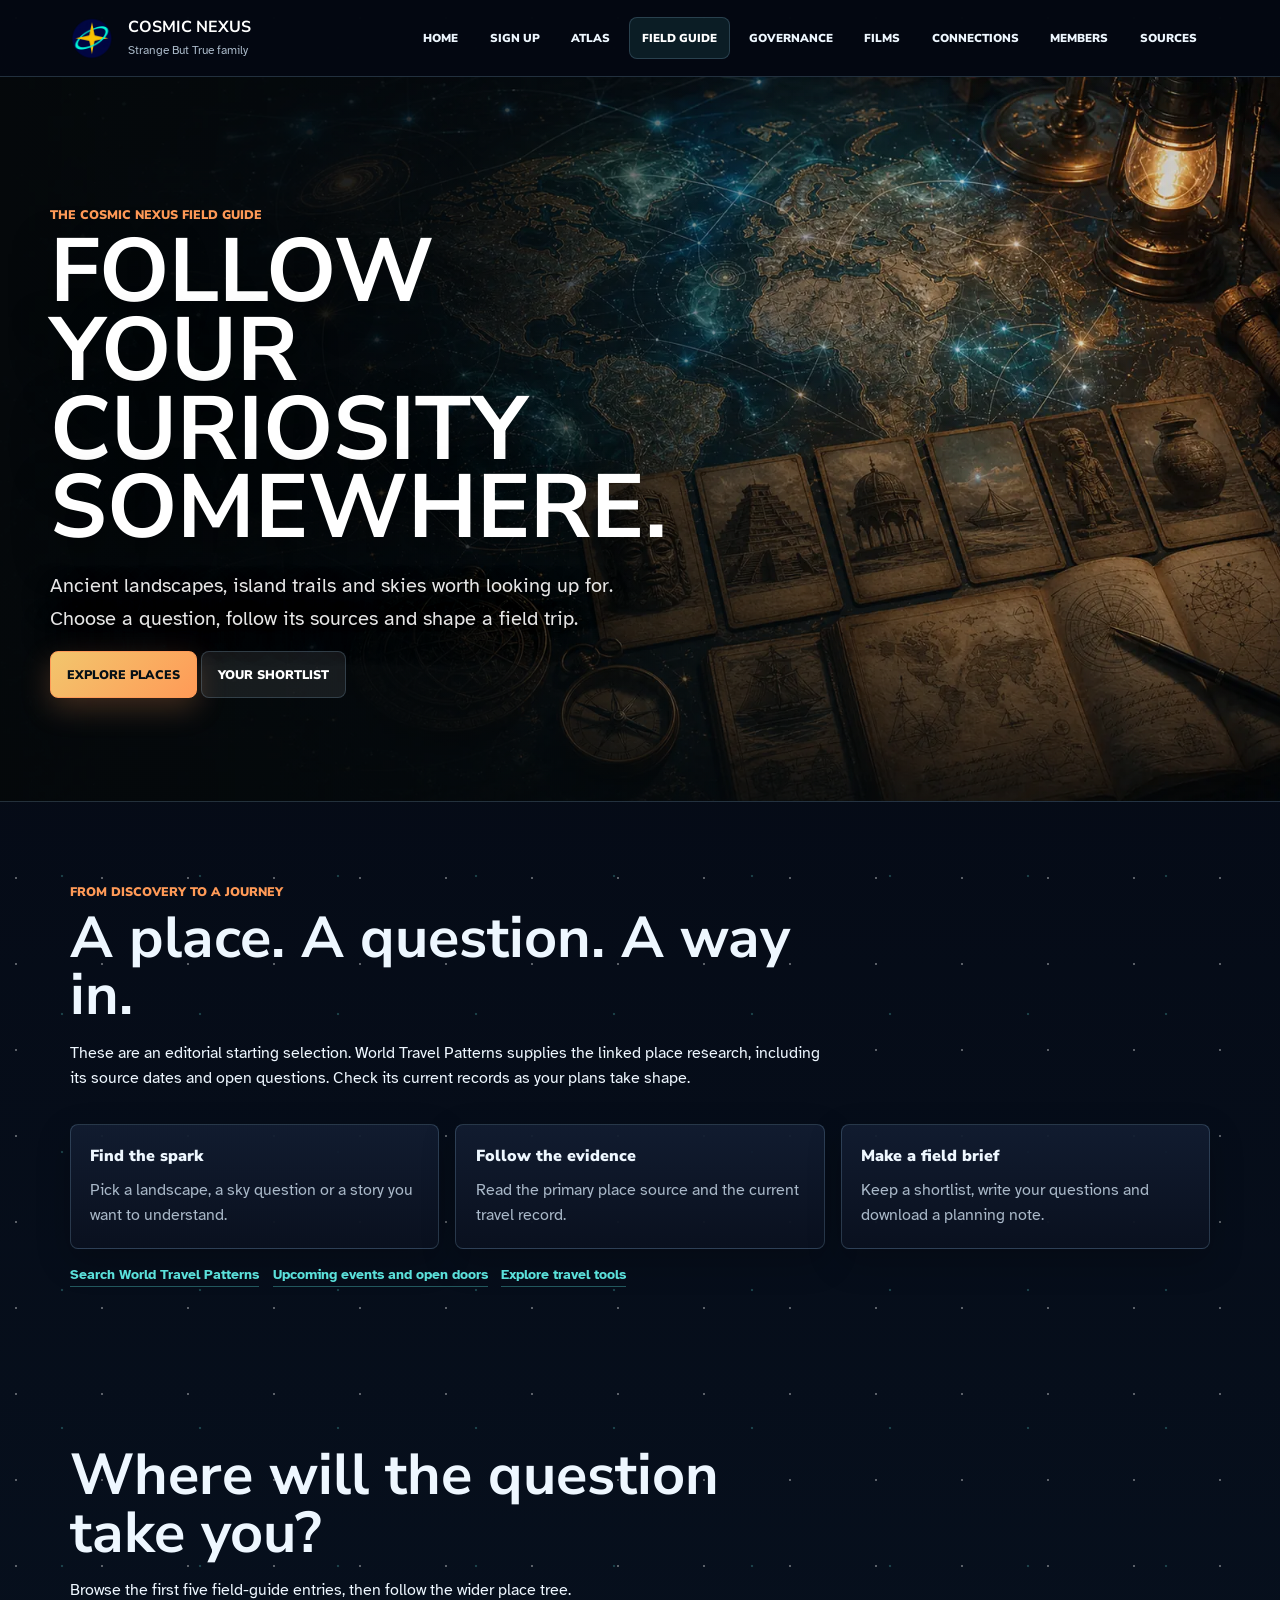
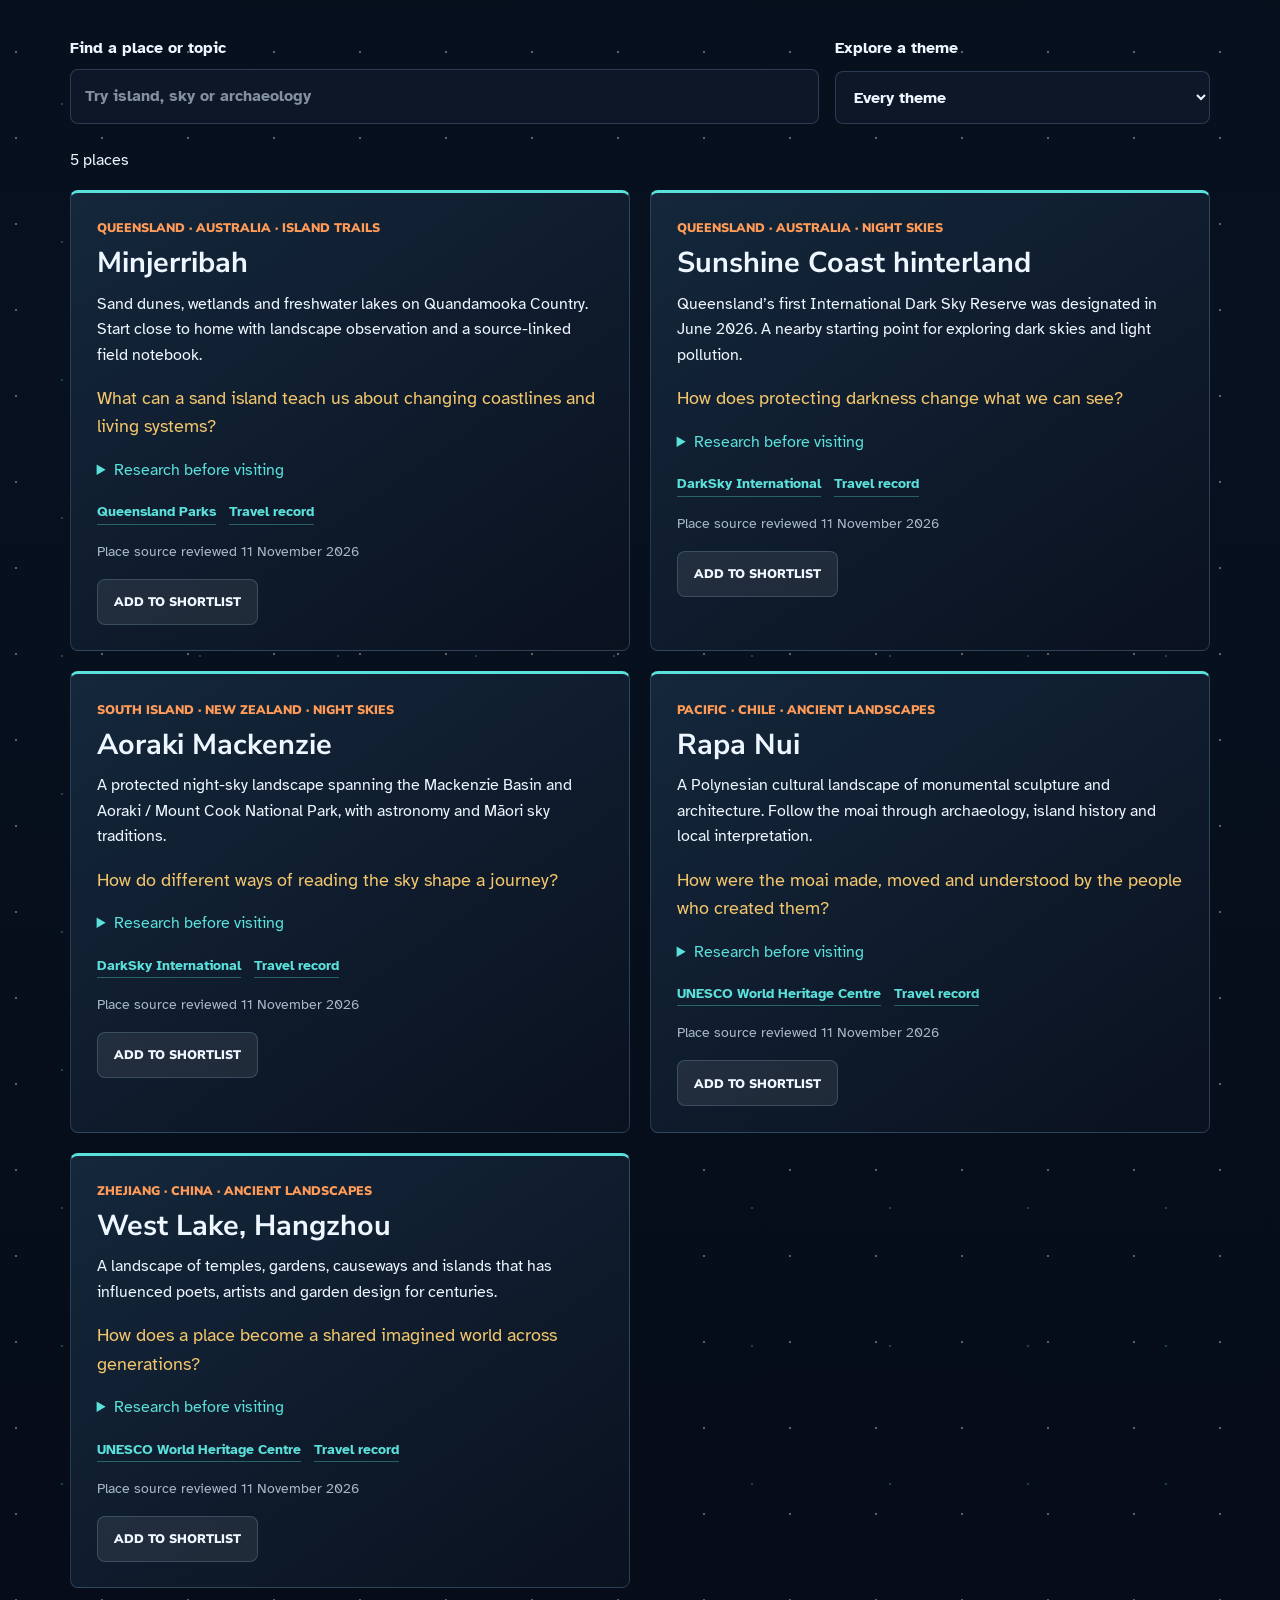
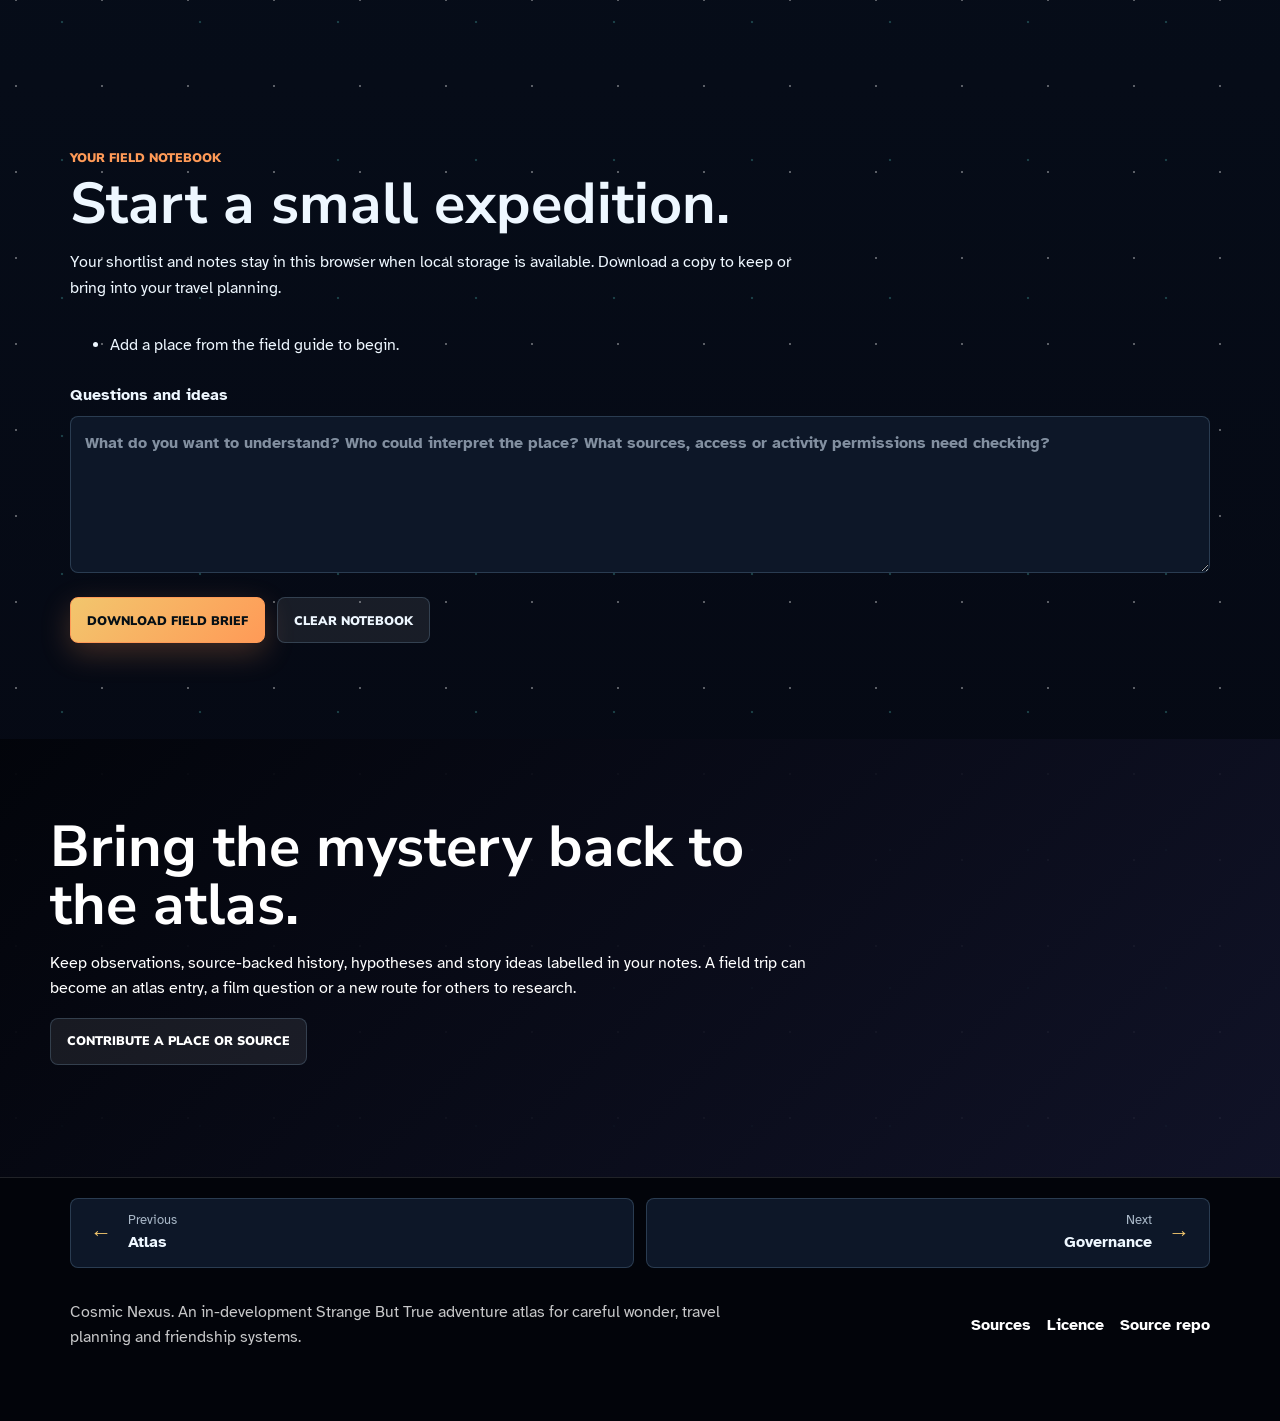
<file: field-guide.html>
<!DOCTYPE html>
<html lang="en-AU">
 <head>
  <meta charset="utf-8"/>
  <meta content="width=device-width, initial-scale=1" name="viewport"/>
  <meta content="Find unusual places, follow primary sources and build a private Cosmic Nexus field-trip shortlist with World Travel Patterns." name="description"/>
  <title>
   Field Guide | Cosmic Nexus
  </title>
  <link href="styles.css?v=20261111-navigation" rel="stylesheet"/>
  <link href="https://fonts.googleapis.com" rel="preconnect"/>
  <link crossorigin="" href="https://fonts.gstatic.com" rel="preconnect"/>
  <link href="https://fonts.googleapis.com/css2?family=Atkinson+Hyperlegible:wght@400;700&amp;family=Nunito+Sans:wght@700;800;900&amp;display=swap" rel="stylesheet"/>
  <style id="network-portrait-style">
   .network-portrait-shell{width:min(100%,360px);margin:1.1rem auto;background:#10091b;border:1px solid #75618c;border-radius:14px;overflow:hidden}
.network-portrait-video,video[src*="/assets/protopian-portraits/"],video:has(source[src*="/assets/protopian-portraits/"]){display:block!important;width:100%!important;max-width:360px!important;height:auto!important;min-height:0!important;max-height:none!important;aspect-ratio:9/16!important;object-fit:contain!important;margin-inline:auto!important;background:#08050e;border:0}
.network-portrait-shell p{margin:.55rem .8rem;font-size:.86rem;line-height:1.45}.network-portrait-shell a{color:#e0c5ff;text-decoration:underline}
.phone:has(source[src*="/assets/protopian-portraits/"]),:is(.phone-frame,.phone-screen,.song-frame,.phone-video-wrap,.phone-embed,.video-embed,.phone):has(video[src*="/assets/protopian-portraits/"]),:is(.phone-frame,.phone-screen,.song-frame,.phone-video-wrap,.phone-embed,.video-embed,.phone):has(video[src*="/assets/protopian-portraits/"]),:is(.phone-frame,.phone-screen,.song-frame,.phone-video-wrap,.phone-embed,.video-embed):has(.network-portrait-video){height:auto!important;aspect-ratio:auto!important;min-height:0!important;max-width:380px;margin-inline:auto;overflow:hidden}
  </style>
   <link rel="icon" type="image/x-icon" sizes="16x16 32x32 48x48" href="assets/cosmic-nexus.ico">
   <link rel="icon" type="image/png" sizes="32x32" href="assets/cosmic-nexus-favicon-32.png">
   <link rel="icon" type="image/png" sizes="192x192" href="assets/cosmic-nexus-mark-192.png">
   <link rel="apple-touch-icon" sizes="180x180" href="assets/cosmic-nexus-touch-180.png">
 </head>
 <body data-page="field-guide">
  <a class="skip-link" href="#main">
   Skip to content
  </a>
  <header class="site-header" data-site-header="">
  </header>
  <main id="main">
   <section aria-labelledby="page-title" class="page-hero" style="--hero-image: url('assets/hero-atlas-global-galactic.webp')">
    <div>
     <span class="section-label">
      The Cosmic Nexus field guide
     </span>
     <h1 id="page-title">
      Follow your curiosity somewhere.
     </h1>
     <p>
      Ancient landscapes, island trails and skies worth looking up for. Choose a question, follow its sources and shape a field trip.
     </p>
     <a class="button primary" href="#places">
      Explore places
     </a>
     <a class="button secondary" href="#shortlist">
      Your shortlist
     </a>
    </div>
   </section>
   <section aria-labelledby="bridge-title" class="section">
    <div class="section-heading">
     <span class="section-label">
      From discovery to a journey
     </span>
     <h2 id="bridge-title">
      A place. A question. A way in.
     </h2>
     <p>
      These are an editorial starting selection. World Travel Patterns supplies the linked place research, including its source dates and open questions. Check its current records as your plans take shape.
     </p>
    </div>
    <div class="method-grid">
     <article>
      <strong>
       Find the spark
      </strong>
      <span>
       Pick a landscape, a sky question or a story you want to understand.
      </span>
     </article>
     <article>
      <strong>
       Follow the evidence
      </strong>
      <span>
       Read the primary place source and the current travel record.
      </span>
     </article>
     <article>
      <strong>
       Make a field brief
      </strong>
      <span>
       Keep a shortlist, write your questions and download a planning note.
      </span>
     </article>
    </div>
    <div class="card-links">
     <a href="https://auraofintelligence.github.io/world-travel-patterns/places.html">
      Search World Travel Patterns
     </a>
     <a href="https://auraofintelligence.github.io/world-travel-patterns/upcoming.html">
      Upcoming events and open doors
     </a>
     <a href="connections.html#travel-connections">
      Explore travel tools
     </a>
    </div>
   </section>
   <section aria-labelledby="places-title" class="section field-section" id="places">
    <div class="section-heading">
     <h2 id="places-title">
      Where will the question take you?
     </h2>
     <p>
      Browse the first five field-guide entries, then follow the wider place tree.
     </p>
    </div>
    <div class="field-toolbar" data-field-controls="" hidden="">
     <label>
      Find a place or topic
      <input data-place-search="" placeholder="Try island, sky or archaeology" type="search"/>
     </label>
     <label>
      Explore a theme
      <select data-place-lane="">
       <option value="">
        Every theme
       </option>
       <option>
        Island trails
       </option>
       <option>
        Night skies
       </option>
       <option>
        Ancient landscapes
       </option>
      </select>
     </label>
    </div>
    <p aria-live="polite" data-place-count="">
     5 places
    </p>
    <div class="field-grid">
     <article class="field-card" data-lane="Island trails" data-place="minjerribah">
      <span class="section-label">
       Queensland · Australia · Island trails
      </span>
      <h3>
       Minjerribah
      </h3>
      <p>
       Sand dunes, wetlands and freshwater lakes on Quandamooka Country. Start close to home with landscape observation and a source-linked field notebook.
      </p>
      <p class="field-question">
       What can a sand island teach us about changing coastlines and living systems?
      </p>
      <details>
       <summary>
        Research before visiting
       </summary>
       <p>
        Confirm current park alerts, access and cultural or filming permissions with the relevant custodians and managers.
       </p>
      </details>
      <div class="card-links">
       <a href="https://parks.qld.gov.au/parks/naree-budjong-djara">
        Queensland Parks
       </a>
       <a href="https://auraofintelligence.github.io/world-travel-patterns/place.html?id=au/minjerribah">
        Travel record
       </a>
      </div>
      <p class="field-date">
       Place source reviewed 11 November 2026
      </p>
      <button aria-pressed="false" class="button secondary" data-save-place="minjerribah" type="button">
       Add to shortlist
      </button>
     </article>
     <article class="field-card" data-lane="Night skies" data-place="sunshine-coast">
      <span class="section-label">
       Queensland · Australia · Night skies
      </span>
      <h3>
       Sunshine Coast hinterland
      </h3>
      <p>
       Queensland’s first International Dark Sky Reserve was designated in June 2026. A nearby starting point for exploring dark skies and light pollution.
      </p>
      <p class="field-question">
       How does protecting darkness change what we can see?
      </p>
      <details>
       <summary>
        Research before visiting
       </summary>
       <p>
        Choose a public viewing location and check access, weather and local guidance before setting out.
       </p>
      </details>
      <div class="card-links">
       <a href="https://darksky.org/news/sunshine-coast-becomes-australias-second-international-dark-sky-reserve/">
        DarkSky International
       </a>
       <a href="https://auraofintelligence.github.io/world-travel-patterns/place.html?id=au/qld">
        Travel record
       </a>
      </div>
      <p class="field-date">
       Place source reviewed 11 November 2026
      </p>
      <button aria-pressed="false" class="button secondary" data-save-place="sunshine-coast" type="button">
       Add to shortlist
      </button>
     </article>
     <article class="field-card" data-lane="Night skies" data-place="aoraki">
      <span class="section-label">
       South Island · New Zealand · Night skies
      </span>
      <h3>
       Aoraki Mackenzie
      </h3>
      <p>
       A protected night-sky landscape spanning the Mackenzie Basin and Aoraki / Mount Cook National Park, with astronomy and Māori sky traditions.
      </p>
      <p class="field-question">
       How do different ways of reading the sky shape a journey?
      </p>
      <details>
       <summary>
        Research before visiting
       </summary>
       <p>
        Research current observatory visits, local hosts and seasonal conditions. The linked travel record covers New Zealand.
       </p>
      </details>
      <div class="card-links">
       <a href="https://darksky.org/places/aoraki-mackenzie-dark-sky-reserve/0/">
        DarkSky International
       </a>
       <a href="https://auraofintelligence.github.io/world-travel-patterns/place.html?id=nz">
        Travel record
       </a>
      </div>
      <p class="field-date">
       Place source reviewed 11 November 2026
      </p>
      <button aria-pressed="false" class="button secondary" data-save-place="aoraki" type="button">
       Add to shortlist
      </button>
     </article>
     <article class="field-card" data-lane="Ancient landscapes" data-place="rapa-nui">
      <span class="section-label">
       Pacific · Chile · Ancient landscapes
      </span>
      <h3>
       Rapa Nui
      </h3>
      <p>
       A Polynesian cultural landscape of monumental sculpture and architecture. Follow the moai through archaeology, island history and local interpretation.
      </p>
      <p class="field-question">
       How were the moai made, moved and understood by the people who created them?
      </p>
      <details>
       <summary>
        Research before visiting
       </summary>
       <p>
        Check island entry processes, park access and local guiding arrangements through current sources.
       </p>
      </details>
      <div class="card-links">
       <a href="https://whc.unesco.org/en/list/715/">
        UNESCO World Heritage Centre
       </a>
       <a href="https://auraofintelligence.github.io/world-travel-patterns/place.html?id=cl/rapa-nui">
        Travel record
       </a>
      </div>
      <p class="field-date">
       Place source reviewed 11 November 2026
      </p>
      <button aria-pressed="false" class="button secondary" data-save-place="rapa-nui" type="button">
       Add to shortlist
      </button>
     </article>
     <article class="field-card" data-lane="Ancient landscapes" data-place="west-lake">
      <span class="section-label">
       Zhejiang · China · Ancient landscapes
      </span>
      <h3>
       West Lake, Hangzhou
      </h3>
      <p>
       A landscape of temples, gardens, causeways and islands that has influenced poets, artists and garden design for centuries.
      </p>
      <p class="field-question">
       How does a place become a shared imagined world across generations?
      </p>
      <details>
       <summary>
        Research before visiting
       </summary>
       <p>
        Research present access and activity rules. The linked travel record covers China.
       </p>
      </details>
      <div class="card-links">
       <a href="https://whc.unesco.org/en/list/1334/">
        UNESCO World Heritage Centre
       </a>
       <a href="https://auraofintelligence.github.io/world-travel-patterns/place.html?id=cn">
        Travel record
       </a>
      </div>
      <p class="field-date">
       Place source reviewed 11 November 2026
      </p>
      <button aria-pressed="false" class="button secondary" data-save-place="west-lake" type="button">
       Add to shortlist
      </button>
     </article>
    </div>
    <p data-place-empty="" hidden="">
     No places match. Try another topic or theme.
    </p>
    <noscript>
     <p>
      JavaScript enables filtering and the downloadable shortlist. All place sources and travel links are available above.
     </p>
    </noscript>
   </section>
   <section aria-labelledby="shortlist-title" class="section" id="shortlist">
    <div class="section-heading">
     <span class="section-label">
      Your field notebook
     </span>
     <h2 id="shortlist-title">
      Start a small expedition.
     </h2>
     <p>
      Your shortlist and notes stay in this browser when local storage is available. Download a copy to keep or bring into your travel planning.
     </p>
    </div>
    <ul data-shortlist="">
    </ul>
    <label class="field-notes">
     Questions and ideas
     <textarea data-field-notes="" placeholder="What do you want to understand? Who could interpret the place? What sources, access or activity permissions need checking?" rows="5"></textarea>
    </label>
    <div class="form-actions">
     <button class="button primary" data-download-shortlist="" type="button">
      Download field brief
     </button>
     <button class="button secondary" data-clear-shortlist="" type="button">
      Clear notebook
     </button>
    </div>
    <p data-notebook-status="" role="status">
    </p>
   </section>
   <section class="section wide-band">
    <div class="wide-copy">
     <h2>
      Bring the mystery back to the atlas.
     </h2>
     <p>
      Keep observations, source-backed history, hypotheses and story ideas labelled in your notes. A field trip can become an atlas entry, a film question or a new route for others to research.
     </p>
     <a class="button secondary" href="onboarding.html#signup">
      Contribute a place or source
     </a>
    </div>
   </section>
  </main>
  <footer class="site-footer" data-site-footer="">
  </footer>
  <script src="script.js?v=20261111-navigation">
  </script>
  <script src="field-guide.js?v=20261111-field-guide">
  </script>
 </body>
</html>
</file>
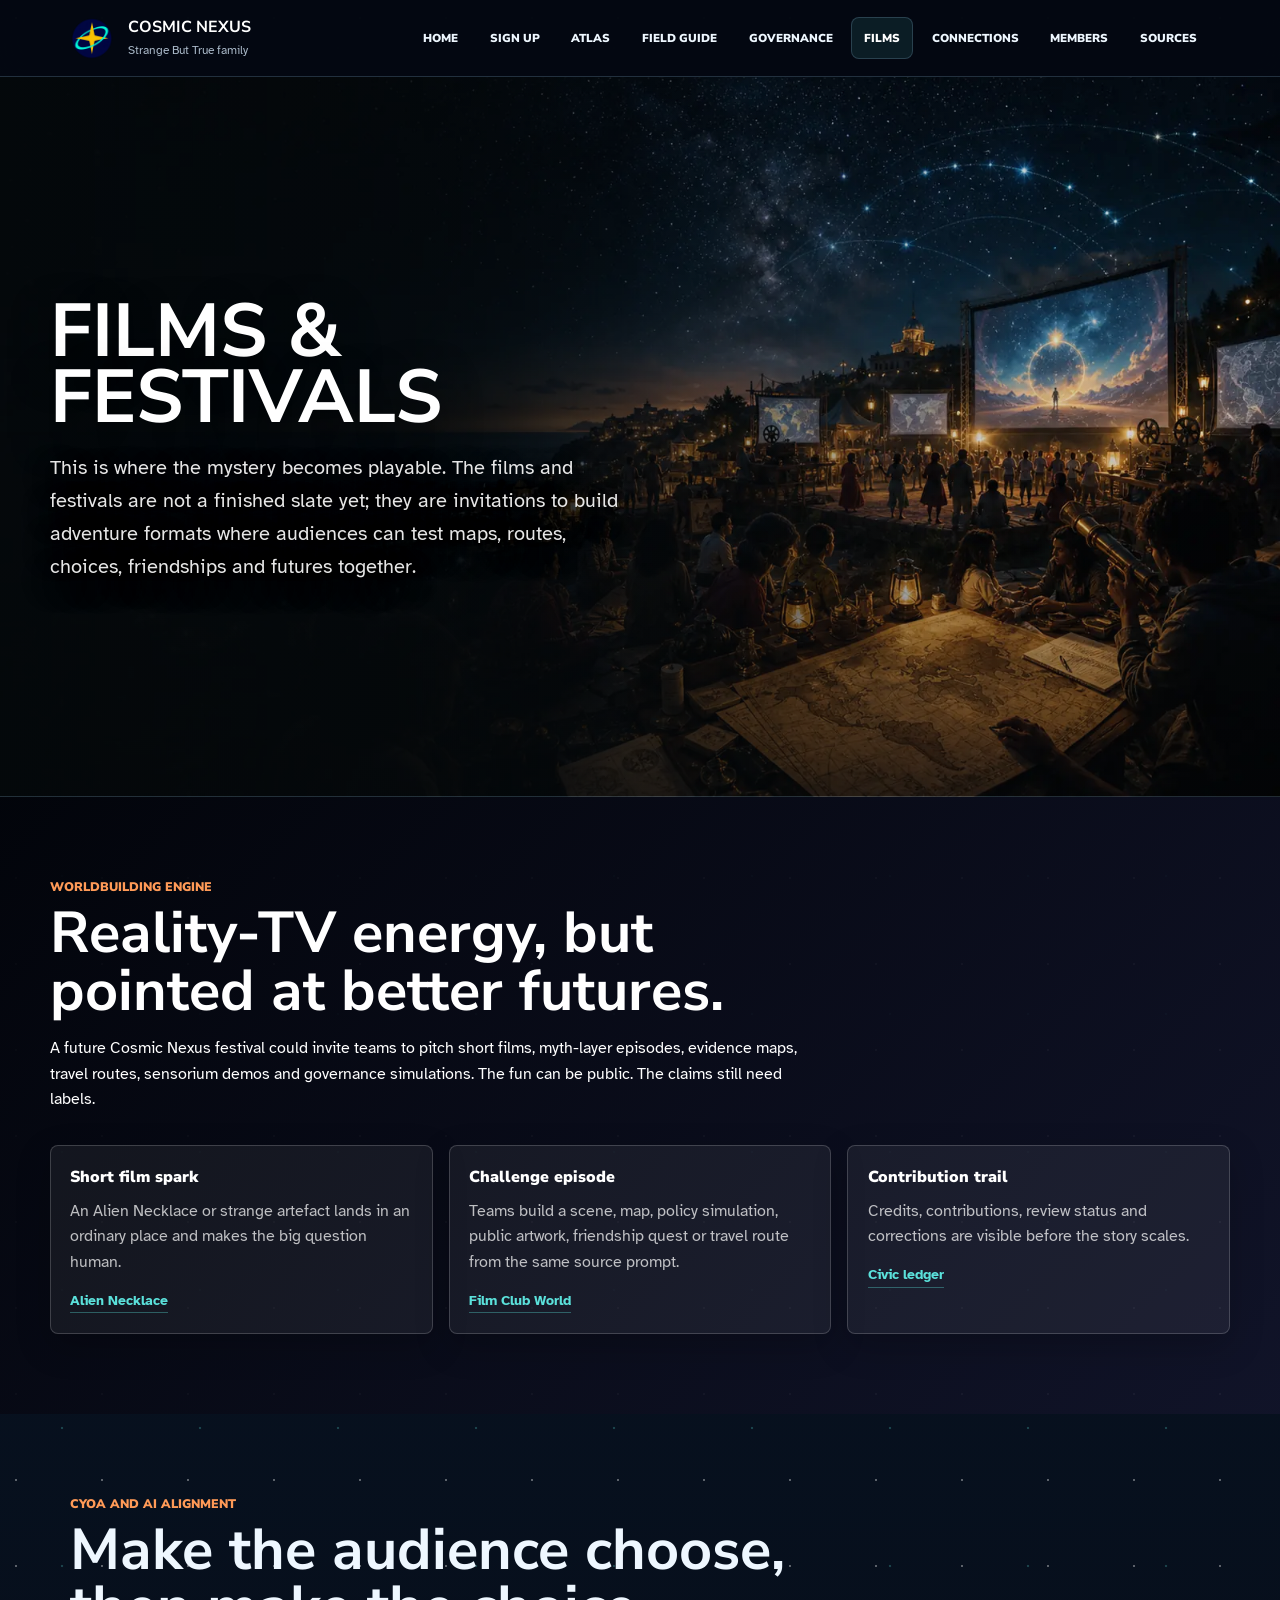
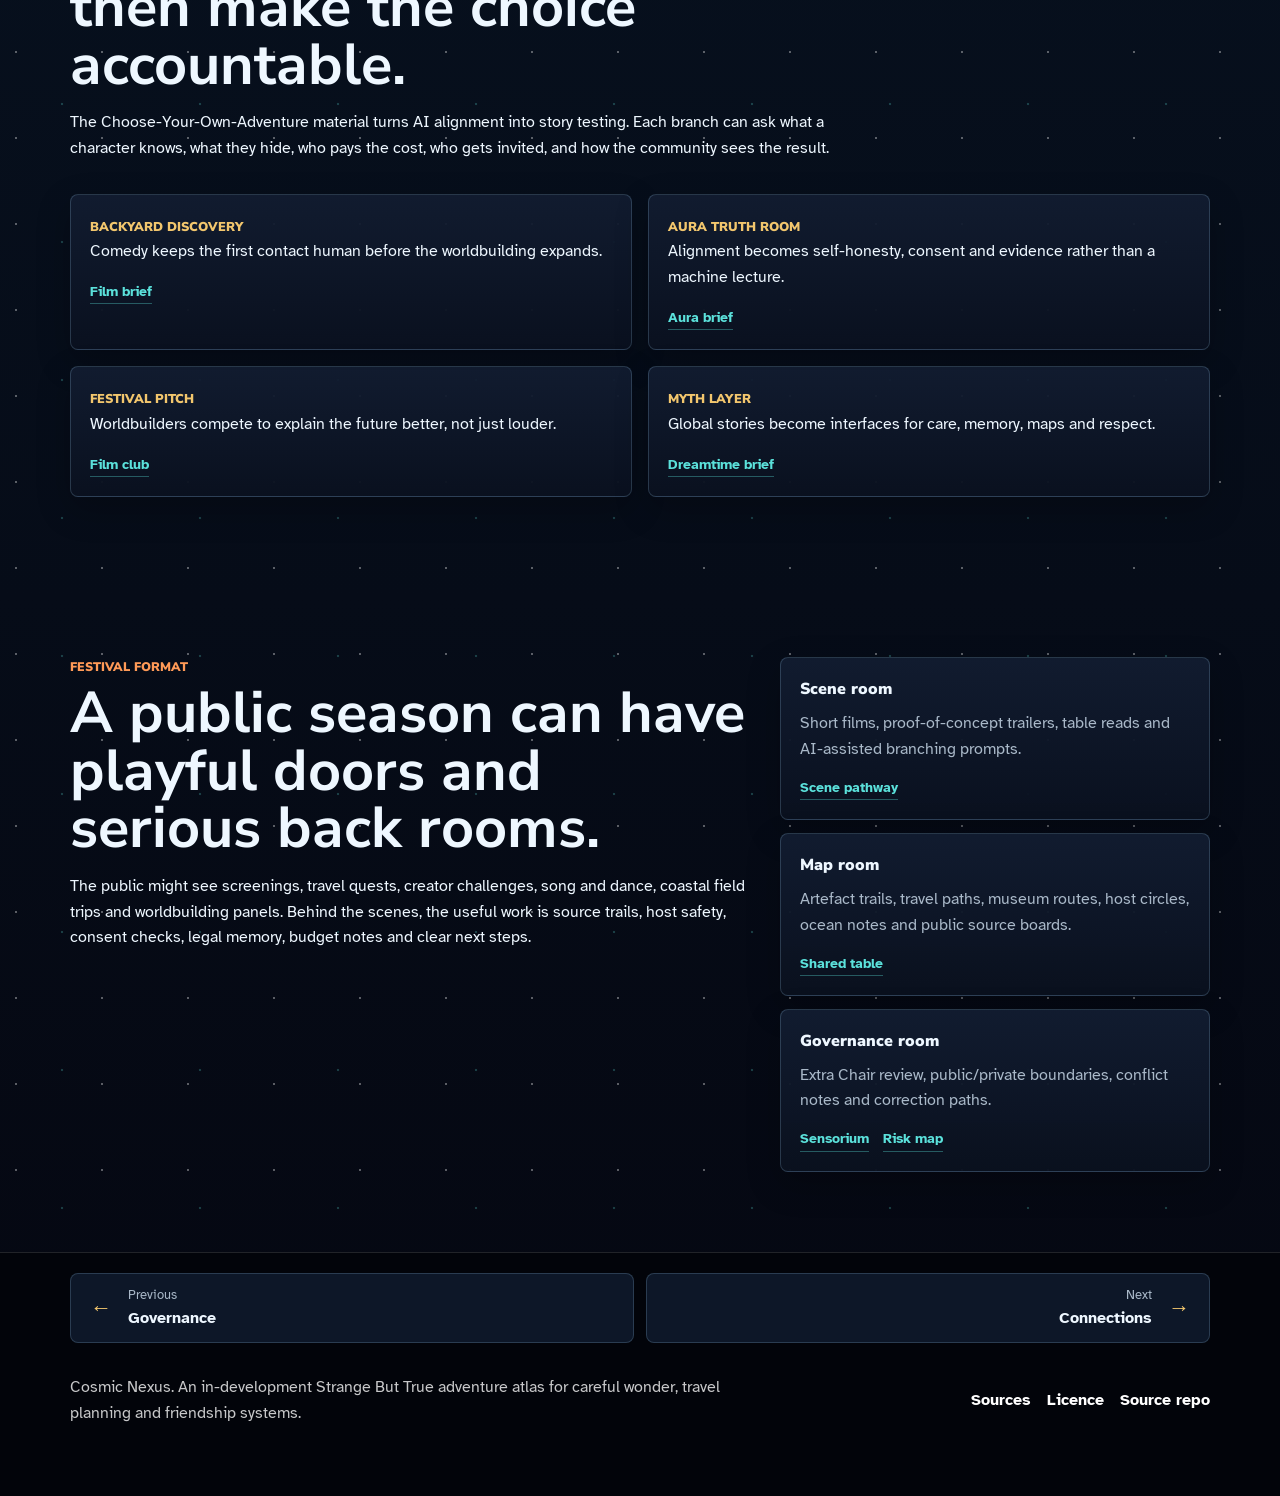
<file: films.html>
<!doctype html>
<html lang="en-AU">
  <head>
    <meta charset="utf-8">
    <meta name="viewport" content="width=device-width, initial-scale=1">
    <meta name="description" content="Cosmic Nexus film, festival and worldbuilding ideas for building participatory mystery adventures, travel quests, CYOA prompts and civic sci-fi prototypes.">
        <title>Films & Festivals | Cosmic Nexus</title>
    <link rel="stylesheet" href="styles.css?v=20261111-navigation">
    <link rel="preconnect" href="https://fonts.googleapis.com">
    <link rel="preconnect" href="https://fonts.gstatic.com" crossorigin>
    <link href="https://fonts.googleapis.com/css2?family=Atkinson+Hyperlegible:wght@400;700&family=Nunito+Sans:wght@700;800;900&display=swap" rel="stylesheet">
  <link rel="icon" type="image/x-icon" sizes="16x16 32x32 48x48" href="assets/cosmic-nexus.ico">
  <link rel="icon" type="image/png" sizes="32x32" href="assets/cosmic-nexus-favicon-32.png">
  <link rel="icon" type="image/png" sizes="192x192" href="assets/cosmic-nexus-mark-192.png">
  <link rel="apple-touch-icon" sizes="180x180" href="assets/cosmic-nexus-touch-180.png">
</head>
  <body data-page="films">
    <a class="skip-link" href="#main">Skip to content</a>
    <header class="site-header" data-site-header></header>
    <main id="main">
      <section class="page-hero" style="--hero-image: url('assets/hero-films-worldbuilding-festival.webp')" aria-labelledby="page-title">
        <div>
          <h1 id="page-title">Films & Festivals</h1>
          <p>This is where the mystery becomes playable. The films and festivals are not a finished slate yet; they are invitations to build adventure formats where audiences can test maps, routes, choices, friendships and futures together.</p>
        </div>
      </section>

      <section class="section wide-band" aria-labelledby="engine-title">
        <div class="wide-copy">
          <span class="section-label">Worldbuilding engine</span>
          <h2 id="engine-title">Reality-TV energy, but pointed at better futures.</h2>
          <p>A future Cosmic Nexus festival could invite teams to pitch short films, myth-layer episodes, evidence maps, travel routes, sensorium demos and governance simulations. The fun can be public. The claims still need labels.</p>
        </div>
        <div class="method-grid">
          <article><strong>Short film spark</strong><span>An Alien Necklace or strange artefact lands in an ordinary place and makes the big question human.</span><div class="card-links"><a href="https://auraofintelligence.github.io/mineral-moonshots/briefs/alien-necklace.html" target="_blank" rel="noopener noreferrer">Alien Necklace</a></div></article>
          <article><strong>Challenge episode</strong><span>Teams build a scene, map, policy simulation, public artwork, friendship quest or travel route from the same source prompt.</span><div class="card-links"><a href="https://auraofintelligence.github.io/strange-but-true/film-club-world.html" target="_blank" rel="noopener noreferrer">Film Club World</a></div></article>
          <article><strong>Contribution trail</strong><span>Credits, contributions, review status and corrections are visible before the story scales.</span><div class="card-links"><a href="https://auraofintelligence.github.io/p4a_xyz/pages/civic-ledger.html" target="_blank" rel="noopener noreferrer">Civic ledger</a></div></article>
        </div>
      </section>

      <section class="section" aria-labelledby="cyoa-title">
        <div class="section-heading">
          <span class="section-label">CYOA and AI alignment</span>
          <h2 id="cyoa-title">Make the audience choose, then make the choice accountable.</h2>
          <p>The Choose-Your-Own-Adventure material turns AI alignment into story testing. Each branch can ask what a character knows, what they hide, who pays the cost, who gets invited, and how the community sees the result.</p>
        </div>
        <div class="table-like">
          <article><span>Backyard discovery</span><p>Comedy keeps the first contact human before the worldbuilding expands.</p><div class="card-links"><a href="https://auraofintelligence.github.io/mineral-moonshots/briefs/alien-necklace.html" target="_blank" rel="noopener noreferrer">Film brief</a></div></article>
          <article><span>Aura truth room</span><p>Alignment becomes self-honesty, consent and evidence rather than a machine lecture.</p><div class="card-links"><a href="https://auraofintelligence.github.io/mineral-moonshots/briefs/aura.html" target="_blank" rel="noopener noreferrer">Aura brief</a></div></article>
          <article><span>Festival pitch</span><p>Worldbuilders compete to explain the future better, not just louder.</p><div class="card-links"><a href="https://auraofintelligence.github.io/strange-but-true/film-club-world.html" target="_blank" rel="noopener noreferrer">Film club</a></div></article>
          <article><span>Myth layer</span><p>Global stories become interfaces for care, memory, maps and respect.</p><div class="card-links"><a href="https://auraofintelligence.github.io/mineral-moonshots/briefs/dreamtime.html" target="_blank" rel="noopener noreferrer">Dreamtime brief</a></div></article>
        </div>
      </section>

      <section class="section split-section" aria-labelledby="festival-title">
        <div>
          <span class="section-label">Festival format</span>
          <h2 id="festival-title">A public season can have playful doors and serious back rooms.</h2>
          <p>The public might see screenings, travel quests, creator challenges, song and dance, coastal field trips and worldbuilding panels. Behind the scenes, the useful work is source trails, host safety, consent checks, legal memory, budget notes and clear next steps.</p>
        </div>
        <div class="rule-stack">
          <article><strong>Scene room</strong><span>Short films, proof-of-concept trailers, table reads and AI-assisted branching prompts.</span><div class="card-links"><a href="https://auraofintelligence.github.io/strange-but-true/film-club-world.html" target="_blank" rel="noopener noreferrer">Scene pathway</a></div></article>
          <article><strong>Map room</strong><span>Artefact trails, travel paths, museum routes, host circles, ocean notes and public source boards.</span><div class="card-links"><a href="https://auraofintelligence.github.io/strange-but-true-travel-oracle/shared-table.html" target="_blank" rel="noopener noreferrer">Shared table</a></div></article>
          <article><strong>Governance room</strong><span>Extra Chair review, public/private boundaries, conflict notes and correction paths.</span><div class="card-links"><a href="https://auraofintelligence.github.io/p4a_xyz/pages/web3-sensorium.html" target="_blank" rel="noopener noreferrer">Sensorium</a><a href="https://auraofintelligence.github.io/legal-memory-workbench/pages/risk-map.html" target="_blank" rel="noopener noreferrer">Risk map</a></div></article>
        </div>
      </section>

    </main>
    <footer class="site-footer" data-site-footer></footer>
    <script src="script.js?v=20261111-navigation"></script>
  </body>
</html>
</file>
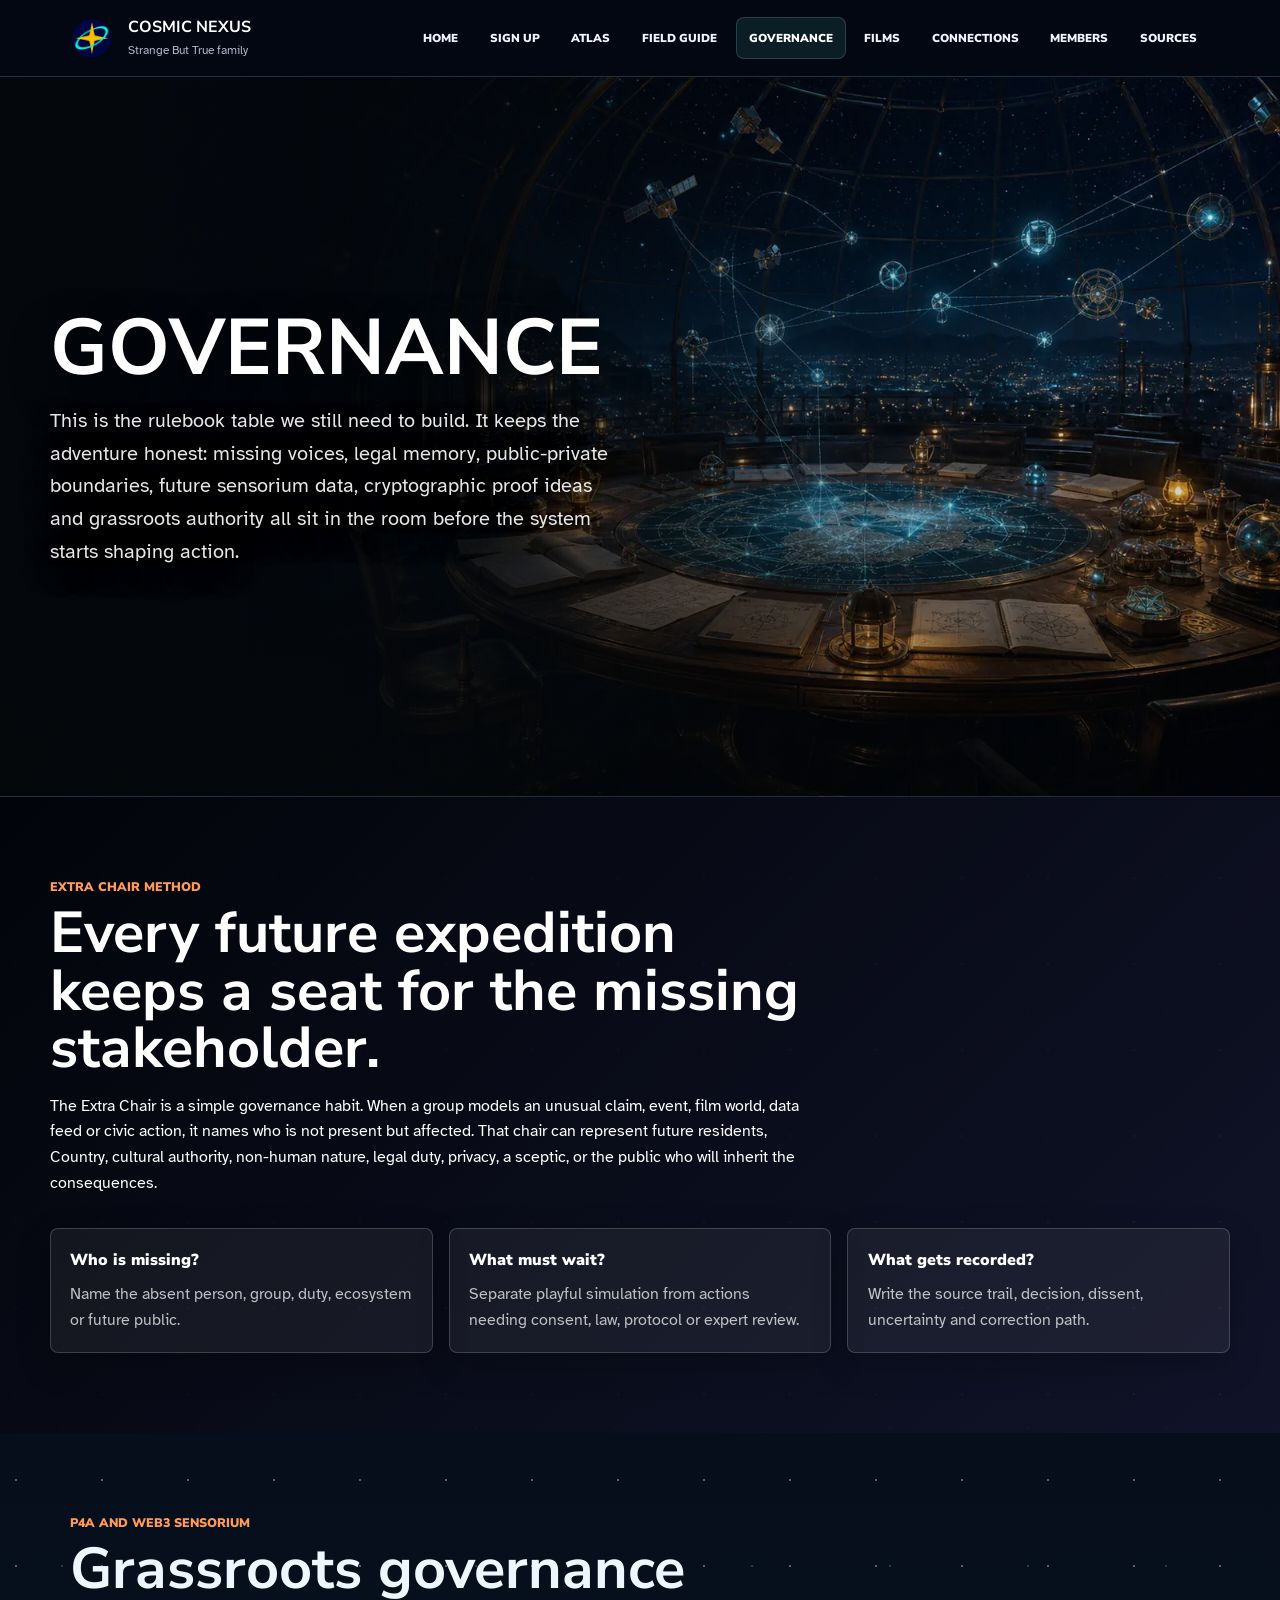
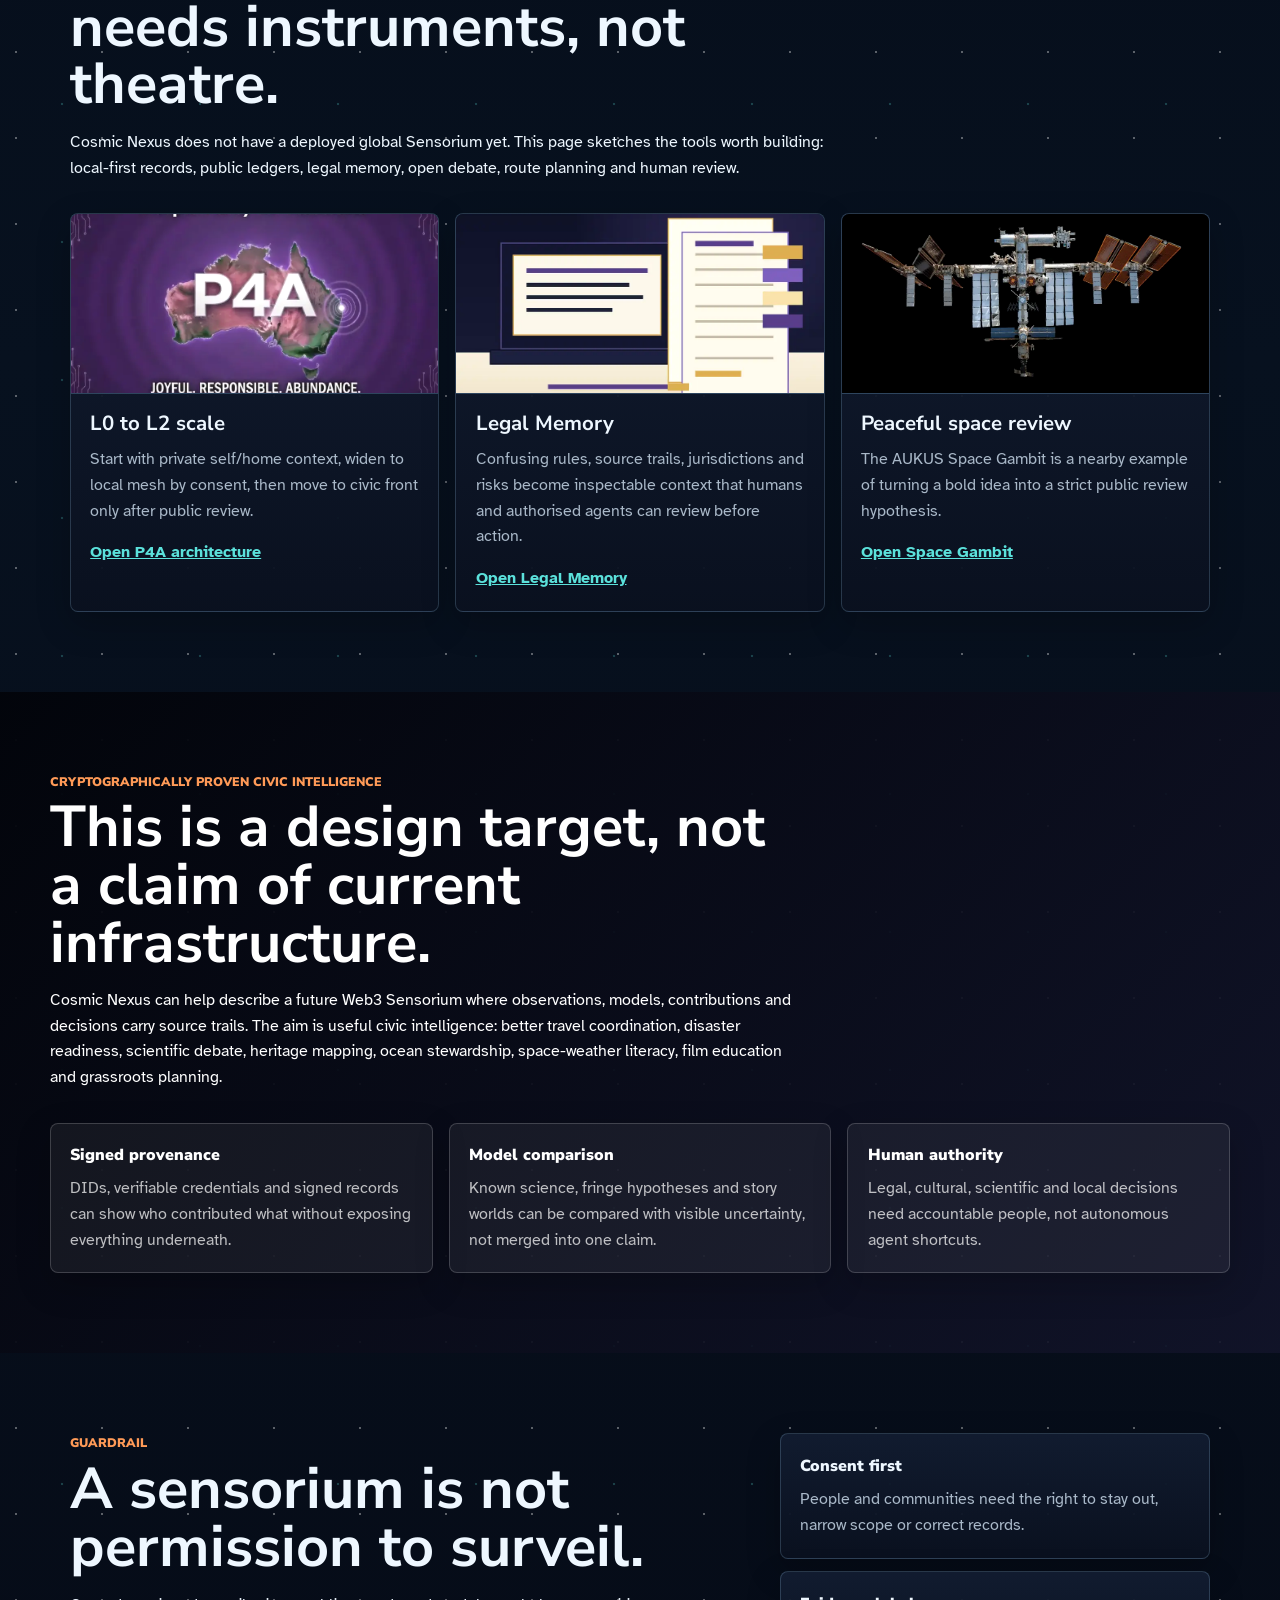
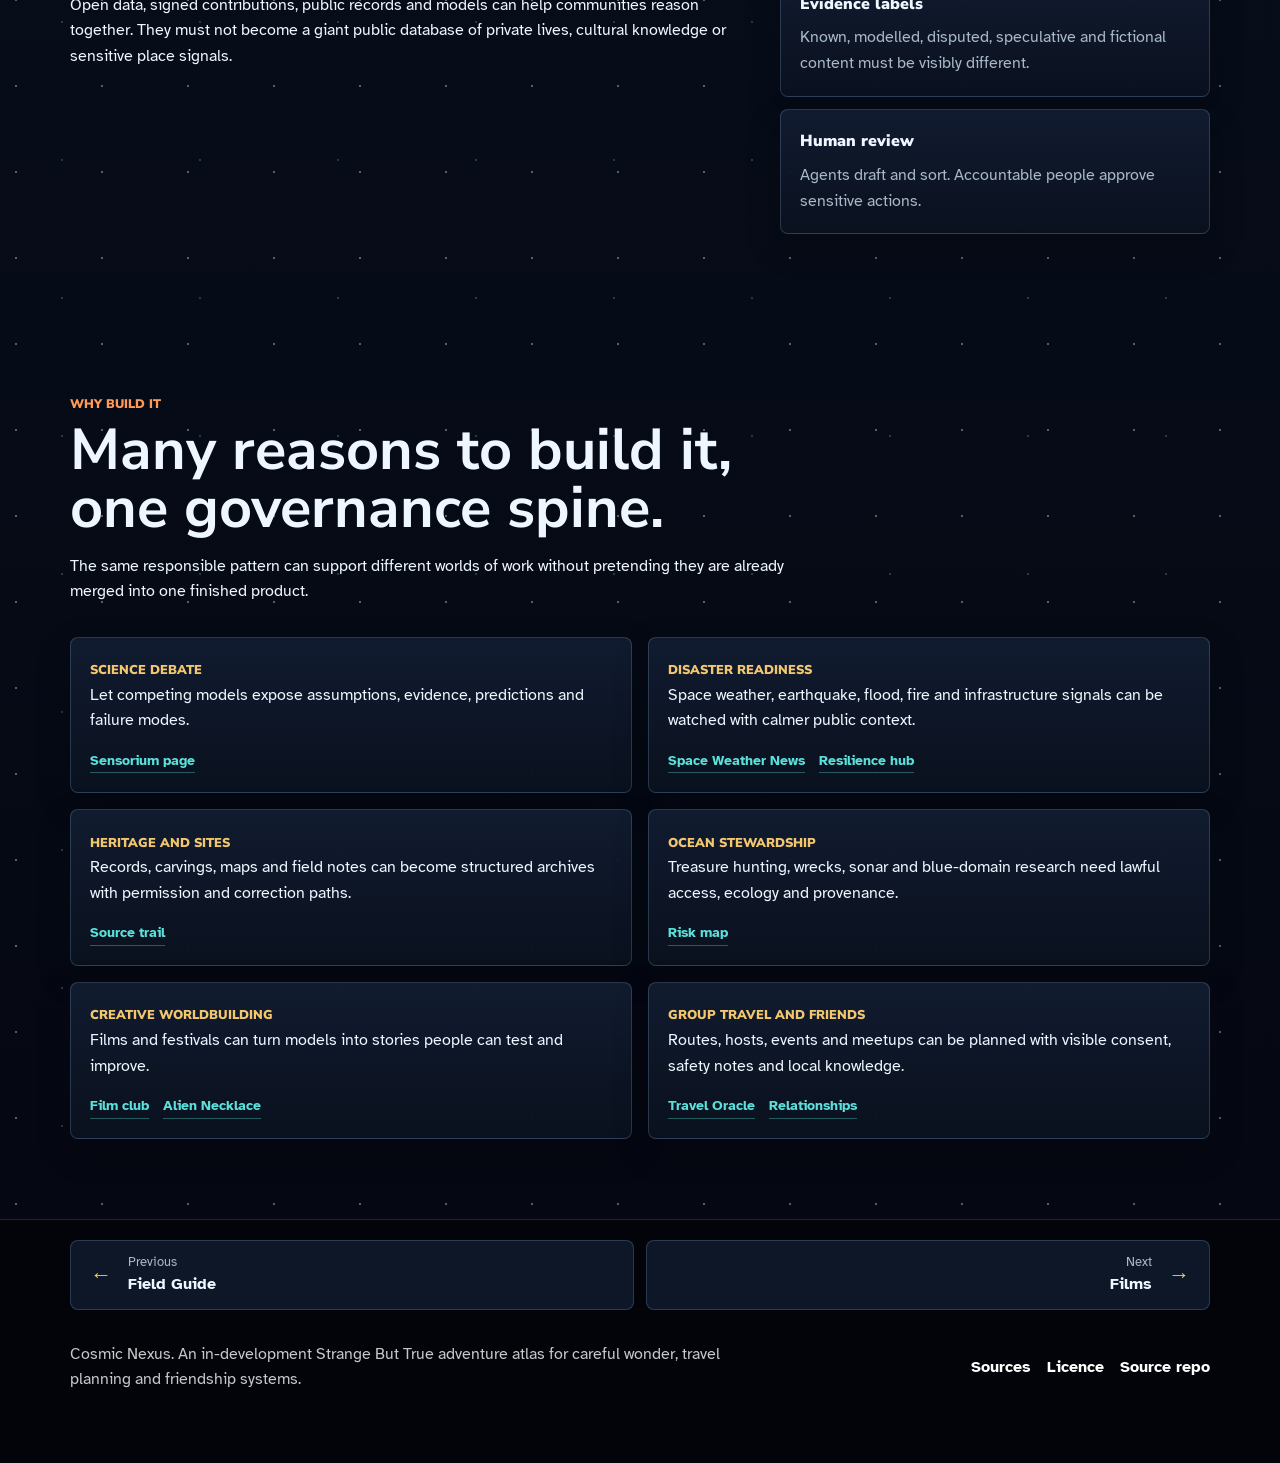
<file: governance.html>
<!doctype html>
<html lang="en-AU">
  <head>
    <meta charset="utf-8">
    <meta name="viewport" content="width=device-width, initial-scale=1">
    <meta name="description" content="Cosmic Nexus governance is an in-development blueprint for Extra Chair review, Web3 Sensorium ideas, P4A civic layers, Legal Memory and grassroots travel/community coordination.">
        <title>Governance | Cosmic Nexus</title>
    <link rel="stylesheet" href="styles.css?v=20261111-navigation">
    <link rel="preconnect" href="https://fonts.googleapis.com">
    <link rel="preconnect" href="https://fonts.gstatic.com" crossorigin>
    <link href="https://fonts.googleapis.com/css2?family=Atkinson+Hyperlegible:wght@400;700&family=Nunito+Sans:wght@700;800;900&display=swap" rel="stylesheet">
  <link rel="icon" type="image/x-icon" sizes="16x16 32x32 48x48" href="assets/cosmic-nexus.ico">
  <link rel="icon" type="image/png" sizes="32x32" href="assets/cosmic-nexus-favicon-32.png">
  <link rel="icon" type="image/png" sizes="192x192" href="assets/cosmic-nexus-mark-192.png">
  <link rel="apple-touch-icon" sizes="180x180" href="assets/cosmic-nexus-touch-180.png">
</head>
  <body data-page="governance">
    <a class="skip-link" href="#main">Skip to content</a>
    <header class="site-header" data-site-header></header>
    <main id="main">
      <section class="page-hero" style="--hero-image: url('assets/hero-governance-extra-chair.webp')" aria-labelledby="page-title">
        <div>
          <h1 id="page-title">Governance</h1>
          <p>This is the rulebook table we still need to build. It keeps the adventure honest: missing voices, legal memory, public-private boundaries, future sensorium data, cryptographic proof ideas and grassroots authority all sit in the room before the system starts shaping action.</p>
        </div>
      </section>

      <section class="section wide-band" aria-labelledby="chair-title">
        <div class="wide-copy">
          <span class="section-label">Extra Chair method</span>
          <h2 id="chair-title">Every future expedition keeps a seat for the missing stakeholder.</h2>
          <p>The Extra Chair is a simple governance habit. When a group models an unusual claim, event, film world, data feed or civic action, it names who is not present but affected. That chair can represent future residents, Country, cultural authority, non-human nature, legal duty, privacy, a sceptic, or the public who will inherit the consequences.</p>
        </div>
        <div class="method-grid">
          <article><strong>Who is missing?</strong><span>Name the absent person, group, duty, ecosystem or future public.</span></article>
          <article><strong>What must wait?</strong><span>Separate playful simulation from actions needing consent, law, protocol or expert review.</span></article>
          <article><strong>What gets recorded?</strong><span>Write the source trail, decision, dissent, uncertainty and correction path.</span></article>
        </div>
      </section>

      <section class="section" aria-labelledby="sensorium-title">
        <div class="section-heading">
          <span class="section-label">P4A and Web3 Sensorium</span>
          <h2 id="sensorium-title">Grassroots governance needs instruments, not theatre.</h2>
          <p>Cosmic Nexus does not have a deployed global Sensorium yet. This page sketches the tools worth building: local-first records, public ledgers, legal memory, open debate, route planning and human review.</p>
        </div>
        <div class="feature-grid compact">
          <article class="feature-card">
            <img src="assets/p4a-map-card.webp" alt="P4A civic map artwork">
            <h3>L0 to L2 scale</h3>
            <p>Start with private self/home context, widen to local mesh by consent, then move to civic front only after public review.</p>
            <a href="https://auraofintelligence.github.io/p4a_xyz/pages/architecture.html" target="_blank" rel="noopener noreferrer">Open P4A architecture</a>
          </article>
          <article class="feature-card">
            <img src="assets/legal-workbench-notebook.webp" alt="Legal Memory Workbench notebook scene">
            <h3>Legal Memory</h3>
            <p>Confusing rules, source trails, jurisdictions and risks become inspectable context that humans and authorised agents can review before action.</p>
            <a href="https://auraofintelligence.github.io/legal-memory-workbench/" target="_blank" rel="noopener noreferrer">Open Legal Memory</a>
          </article>
          <article class="feature-card">
            <img src="assets/iss-flyaround-nasa.webp" alt="International Space Station in orbit">
            <h3>Peaceful space review</h3>
            <p>The AUKUS Space Gambit is a nearby example of turning a bold idea into a strict public review hypothesis.</p>
            <a href="https://auraofintelligence.github.io/aukus-space-gambit/" target="_blank" rel="noopener noreferrer">Open Space Gambit</a>
          </article>
        </div>
      </section>

      <section class="section wide-band" aria-labelledby="intelligence-title">
        <div class="wide-copy">
          <span class="section-label">Cryptographically proven civic intelligence</span>
          <h2 id="intelligence-title">This is a design target, not a claim of current infrastructure.</h2>
          <p>Cosmic Nexus can help describe a future Web3 Sensorium where observations, models, contributions and decisions carry source trails. The aim is useful civic intelligence: better travel coordination, disaster readiness, scientific debate, heritage mapping, ocean stewardship, space-weather literacy, film education and grassroots planning.</p>
        </div>
        <div class="method-grid">
          <article><strong>Signed provenance</strong><span>DIDs, verifiable credentials and signed records can show who contributed what without exposing everything underneath.</span></article>
          <article><strong>Model comparison</strong><span>Known science, fringe hypotheses and story worlds can be compared with visible uncertainty, not merged into one claim.</span></article>
          <article><strong>Human authority</strong><span>Legal, cultural, scientific and local decisions need accountable people, not autonomous agent shortcuts.</span></article>
        </div>
      </section>

      <section class="section split-section" aria-labelledby="guardrail-title">
        <div>
          <span class="section-label">Guardrail</span>
          <h2 id="guardrail-title">A sensorium is not permission to surveil.</h2>
          <p>Open data, signed contributions, public records and models can help communities reason together. They must not become a giant public database of private lives, cultural knowledge or sensitive place signals.</p>
        </div>
        <div class="rule-stack">
          <article><strong>Consent first</strong><span>People and communities need the right to stay out, narrow scope or correct records.</span></article>
          <article><strong>Evidence labels</strong><span>Known, modelled, disputed, speculative and fictional content must be visibly different.</span></article>
          <article><strong>Human review</strong><span>Agents draft and sort. Accountable people approve sensitive actions.</span></article>
        </div>
      </section>

      <section class="section" aria-labelledby="uses-title">
        <div class="section-heading">
          <span class="section-label">Why build it</span>
          <h2 id="uses-title">Many reasons to build it, one governance spine.</h2>
          <p>The same responsible pattern can support different worlds of work without pretending they are already merged into one finished product.</p>
        </div>
        <div class="table-like">
          <article><span>Science debate</span><p>Let competing models expose assumptions, evidence, predictions and failure modes.</p><div class="card-links"><a href="https://auraofintelligence.github.io/p4a_xyz/pages/web3-sensorium.html" target="_blank" rel="noopener noreferrer">Sensorium page</a></div></article>
          <article><span>Disaster readiness</span><p>Space weather, earthquake, flood, fire and infrastructure signals can be watched with calmer public context.</p><div class="card-links"><a href="https://auraofintelligence.github.io/space-weather-news/" target="_blank" rel="noopener noreferrer">Space Weather News</a><a href="https://auraofintelligence.github.io/mineral-moonshots/briefs/space-weather-hub.html" target="_blank" rel="noopener noreferrer">Resilience hub</a></div></article>
          <article><span>Heritage and sites</span><p>Records, carvings, maps and field notes can become structured archives with permission and correction paths.</p><div class="card-links"><a href="https://auraofintelligence.github.io/legal-memory-workbench/pages/legal-sources.html" target="_blank" rel="noopener noreferrer">Source trail</a></div></article>
          <article><span>Ocean stewardship</span><p>Treasure hunting, wrecks, sonar and blue-domain research need lawful access, ecology and provenance.</p><div class="card-links"><a href="https://auraofintelligence.github.io/legal-memory-workbench/pages/risk-map.html" target="_blank" rel="noopener noreferrer">Risk map</a></div></article>
          <article><span>Creative worldbuilding</span><p>Films and festivals can turn models into stories people can test and improve.</p><div class="card-links"><a href="https://auraofintelligence.github.io/strange-but-true/film-club-world.html" target="_blank" rel="noopener noreferrer">Film club</a><a href="https://auraofintelligence.github.io/mineral-moonshots/briefs/alien-necklace.html" target="_blank" rel="noopener noreferrer">Alien Necklace</a></div></article>
          <article><span>Group travel and friends</span><p>Routes, hosts, events and meetups can be planned with visible consent, safety notes and local knowledge.</p><div class="card-links"><a href="https://auraofintelligence.github.io/strange-but-true-travel-oracle/" target="_blank" rel="noopener noreferrer">Travel Oracle</a><a href="https://auraofintelligence.github.io/strange-but-true-travel-oracle/relationships.html" target="_blank" rel="noopener noreferrer">Relationships</a></div></article>
        </div>
      </section>

    </main>
    <footer class="site-footer" data-site-footer></footer>
    <script src="script.js?v=20261111-navigation"></script>
  </body>
</html>
</file>
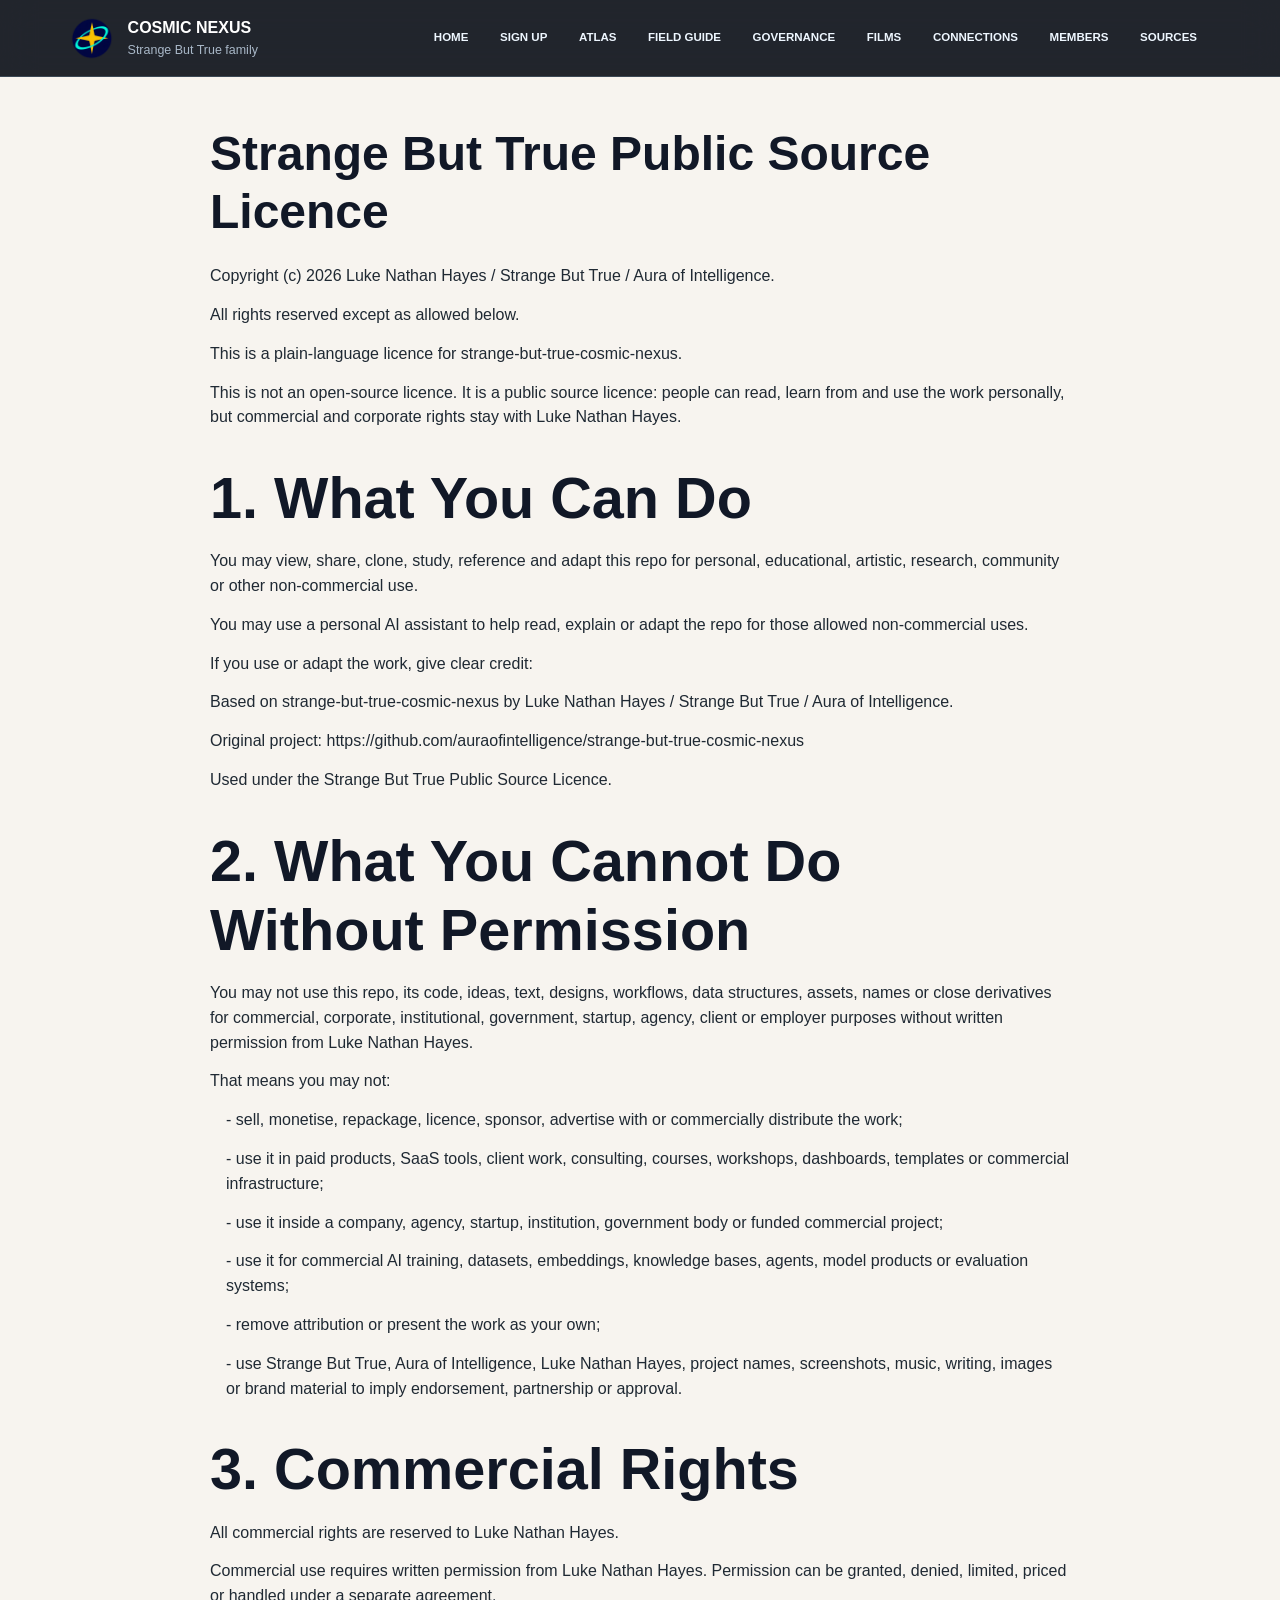
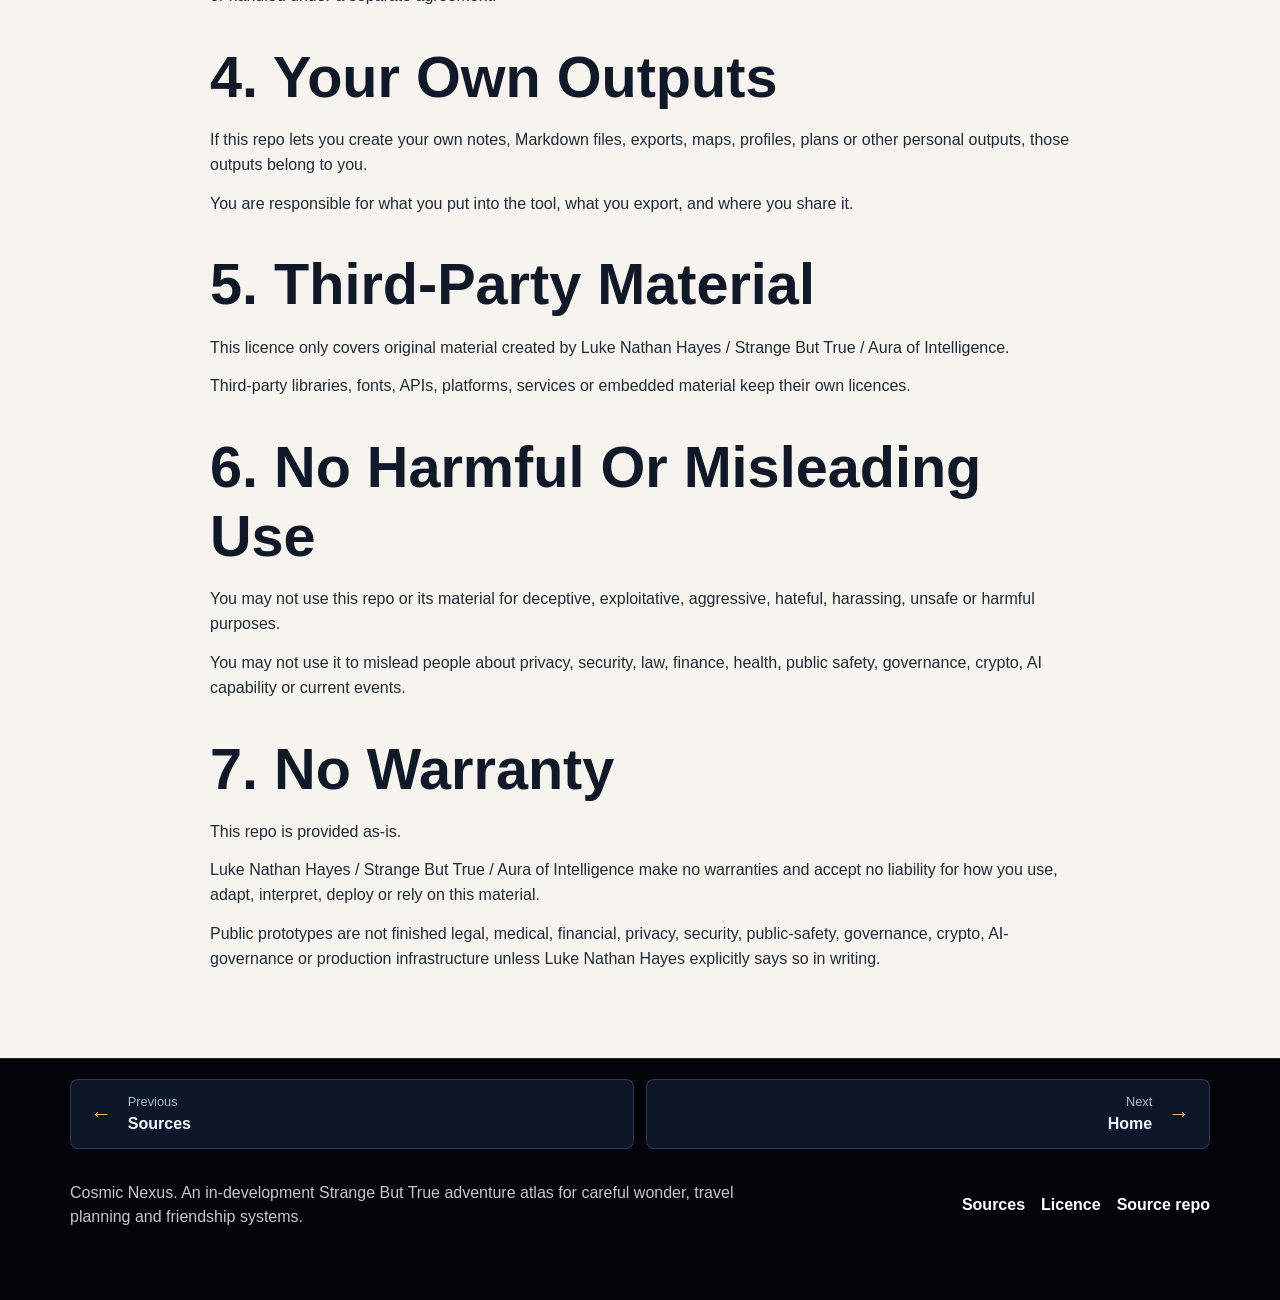
<file: licence.html>
<!doctype html>
<html lang="en-AU">
<head>
  <meta charset="utf-8">
  <meta name="viewport" content="width=device-width, initial-scale=1">
  <title>Strange But True Public Source Licence - strange-but-true-cosmic-nexus</title>
  <link rel="stylesheet" href="styles.css?v=20261111-navigation">
  <style>
    body[data-page="licence"] { color-scheme: light; font-family: Arial, sans-serif; line-height: 1.55; color: #1f2933; background: #f7f4ef; }
    body { margin: 0; }
    main { max-width: 900px; margin: 0 auto; padding: 48px 20px 72px; }
    main h1, main h2 { line-height: 1.2; color: #111827; }
    main h1 { font-size: clamp(2rem, 4vw, 3rem); margin: 0 0 24px; }
    main h2 { margin-top: 34px; }
    main p { margin: 0 0 14px; }
    .item { padding-left: 1rem; }
  </style>
  <link rel="icon" type="image/x-icon" sizes="16x16 32x32 48x48" href="assets/cosmic-nexus.ico">
  <link rel="icon" type="image/png" sizes="32x32" href="assets/cosmic-nexus-favicon-32.png">
  <link rel="icon" type="image/png" sizes="192x192" href="assets/cosmic-nexus-mark-192.png">
  <link rel="apple-touch-icon" sizes="180x180" href="assets/cosmic-nexus-touch-180.png">
</head>
<body data-page="licence">
<a class="skip-link" href="#main">Skip to content</a>
<header class="site-header" data-site-header></header>
<main id="main">
<h1>Strange But True Public Source Licence</h1>

<p>Copyright (c) 2026 Luke Nathan Hayes / Strange But True / Aura of Intelligence.</p>
<p>All rights reserved except as allowed below.</p>

<p>This is a plain-language licence for strange-but-true-cosmic-nexus.</p>

<p>This is not an open-source licence. It is a public source licence: people can read, learn from and use the work personally, but commercial and corporate rights stay with Luke Nathan Hayes.</p>

<h2>1. What You Can Do</h2>

<p>You may view, share, clone, study, reference and adapt this repo for personal, educational, artistic, research, community or other non-commercial use.</p>

<p>You may use a personal AI assistant to help read, explain or adapt the repo for those allowed non-commercial uses.</p>

<p>If you use or adapt the work, give clear credit:</p>

<p>Based on strange-but-true-cosmic-nexus by Luke Nathan Hayes / Strange But True / Aura of Intelligence.</p>
<p>Original project: https://github.com/auraofintelligence/strange-but-true-cosmic-nexus</p>
<p>Used under the Strange But True Public Source Licence.</p>

<h2>2. What You Cannot Do Without Permission</h2>

<p>You may not use this repo, its code, ideas, text, designs, workflows, data structures, assets, names or close derivatives for commercial, corporate, institutional, government, startup, agency, client or employer purposes without written permission from Luke Nathan Hayes.</p>

<p>That means you may not:</p>

<p class="item">- sell, monetise, repackage, licence, sponsor, advertise with or commercially distribute the work;</p>
<p class="item">- use it in paid products, SaaS tools, client work, consulting, courses, workshops, dashboards, templates or commercial infrastructure;</p>
<p class="item">- use it inside a company, agency, startup, institution, government body or funded commercial project;</p>
<p class="item">- use it for commercial AI training, datasets, embeddings, knowledge bases, agents, model products or evaluation systems;</p>
<p class="item">- remove attribution or present the work as your own;</p>
<p class="item">- use Strange But True, Aura of Intelligence, Luke Nathan Hayes, project names, screenshots, music, writing, images or brand material to imply endorsement, partnership or approval.</p>

<h2>3. Commercial Rights</h2>

<p>All commercial rights are reserved to Luke Nathan Hayes.</p>

<p>Commercial use requires written permission from Luke Nathan Hayes. Permission can be granted, denied, limited, priced or handled under a separate agreement.</p>

<h2>4. Your Own Outputs</h2>

<p>If this repo lets you create your own notes, Markdown files, exports, maps, profiles, plans or other personal outputs, those outputs belong to you.</p>

<p>You are responsible for what you put into the tool, what you export, and where you share it.</p>

<h2>5. Third-Party Material</h2>

<p>This licence only covers original material created by Luke Nathan Hayes / Strange But True / Aura of Intelligence.</p>

<p>Third-party libraries, fonts, APIs, platforms, services or embedded material keep their own licences.</p>

<h2>6. No Harmful Or Misleading Use</h2>

<p>You may not use this repo or its material for deceptive, exploitative, aggressive, hateful, harassing, unsafe or harmful purposes.</p>

<p>You may not use it to mislead people about privacy, security, law, finance, health, public safety, governance, crypto, AI capability or current events.</p>

<h2>7. No Warranty</h2>

<p>This repo is provided as-is.</p>

<p>Luke Nathan Hayes / Strange But True / Aura of Intelligence make no warranties and accept no liability for how you use, adapt, interpret, deploy or rely on this material.</p>

<p>Public prototypes are not finished legal, medical, financial, privacy, security, public-safety, governance, crypto, AI-governance or production infrastructure unless Luke Nathan Hayes explicitly says so in writing.</p>

</main>
<footer class="site-footer" data-site-footer></footer>
<script src="script.js?v=20261111-navigation" defer></script>
</body>
</html>
</file>
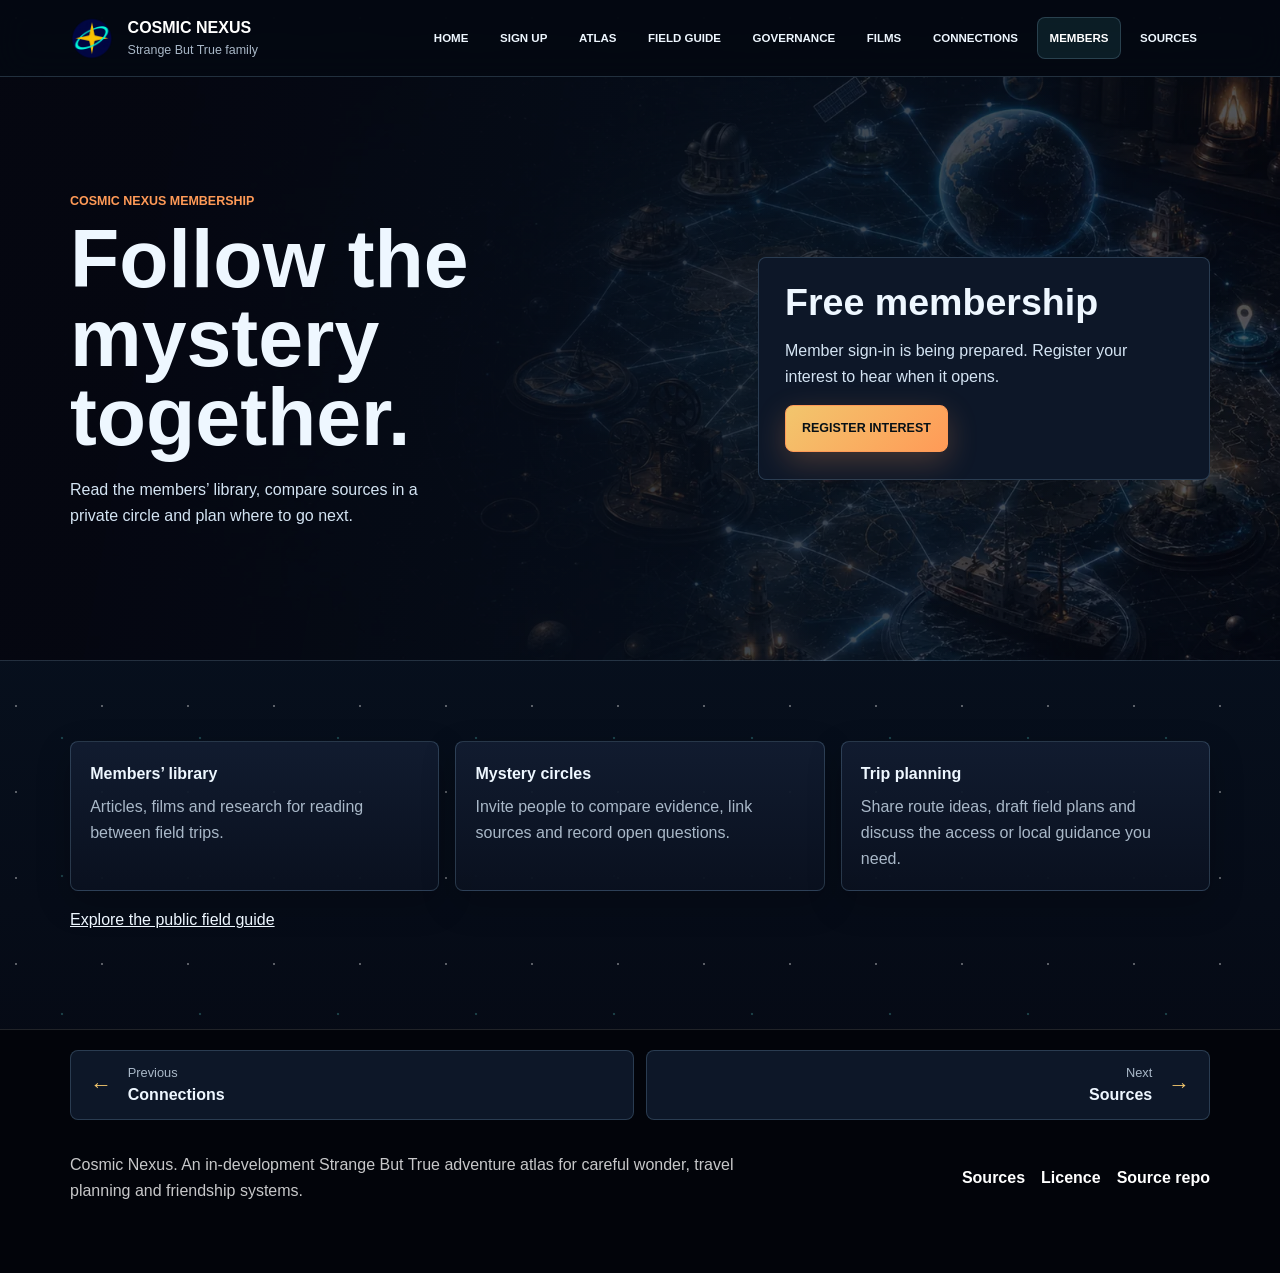
<file: members.html>
<!doctype html>
<html lang="en-AU">
  <head>
    <meta charset="utf-8">
    <meta name="viewport" content="width=device-width, initial-scale=1">
    <meta name="description" content="Free Cosmic Nexus membership brings together private articles, films and research with invitation-only mystery and travel circles.">
    <meta name="referrer" content="no-referrer">
    <title>Members | Cosmic Nexus</title>
    <link rel="stylesheet" href="styles.css?v=20261111-navigation">
    <link rel="stylesheet" href="members.css">
    <link rel="icon" type="image/x-icon" sizes="16x16 32x32 48x48" href="assets/cosmic-nexus.ico">
    <link rel="icon" type="image/png" sizes="32x32" href="assets/cosmic-nexus-favicon-32.png">
    <link rel="icon" type="image/png" sizes="192x192" href="assets/cosmic-nexus-mark-192.png">
    <link rel="apple-touch-icon" sizes="180x180" href="assets/cosmic-nexus-touch-180.png">
  </head>
  <body data-page="members">
    <a class="skip-link" href="#main">Skip to content</a>
    <header class="site-header" data-site-header></header>
    <main id="main">
      <section class="members-hero" aria-labelledby="members-title">
        <div class="members-intro">
          <div>
            <span class="section-label">Cosmic Nexus membership</span>
            <h1 id="members-title">Follow the mystery together.</h1>
            <p>Read the members’ library, compare sources in a private circle and plan where to go next.</p>
          </div>
          <div class="member-panel" id="member-access">
            <div id="member-preview">
              <h2>Free membership</h2>
              <p id="member-launch-status">Member sign-in is being prepared. Register your interest to hear when it opens.</p>
              <a class="button primary" href="onboarding.html#signup">Register interest</a>
            </div>
            <div id="member-signin" hidden>
              <h2>Join or sign in</h2>
              <p>Membership is free. Use your email to receive a one-time sign-in code.</p>
              <form id="email-form" class="member-form">
                <label>Email address <input name="email" type="email" autocomplete="email" maxlength="254" required></label>
                <button class="button primary" type="submit">Email me a code</button>
              </form>
              <form id="code-form" class="member-form" hidden>
                <label>Email code <input name="code" type="text" autocomplete="one-time-code" inputmode="numeric" pattern="[0-9]{6,10}" required></label>
                <div class="form-actions">
                  <button class="button primary" type="submit">Open members area</button>
                  <button id="change-email" class="button secondary" type="button">Use a different email</button>
                </div>
              </form>
              <p id="auth-message" role="status"></p>
            </div>
            <div id="member-session" hidden>
              <h2>Your members area</h2>
              <p id="member-email"></p>
              <nav class="form-actions" aria-label="Member navigation">
                <a class="button primary" href="#library">Open library</a>
                <a class="button secondary" href="#circles">Open circles</a>
              </nav>
              <button id="member-signout" class="text-button" type="button">Sign out</button>
              <p id="session-message" role="status"></p>
            </div>
          </div>
        </div>
      </section>

      <section class="section" id="member-overview" aria-label="What membership includes">
        <div class="method-grid">
          <article><strong>Members’ library</strong><span>Articles, films and research for reading between field trips.</span></article>
          <article><strong>Mystery circles</strong><span>Invite people to compare evidence, link sources and record open questions.</span></article>
          <article><strong>Trip planning</strong><span>Share route ideas, draft field plans and discuss the access or local guidance you need.</span></article>
        </div>
        <p class="member-public-links"><a href="field-guide.html">Explore the public field guide</a></p>
      </section>

      <div id="member-workspace" hidden>
        <section class="section" id="library" aria-labelledby="library-title">
          <div class="section-heading">
            <h2 id="library-title">Members’ library</h2>
            <p>Articles, films and research published for signed-in members.</p>
          </div>
          <p id="library-message" role="status"></p>
          <div id="library-items" class="member-library"></div>
        </section>

        <section class="section" id="circles" aria-labelledby="circles-title">
          <div class="section-heading">
            <h2 id="circles-title">Your circles</h2>
            <p>Circle entries are visible to invited members. Share source material and trip details only with permission.</p>
          </div>
          <div class="circle-layout">
            <aside class="member-panel" aria-label="Manage your circles">
              <form id="choose-circle" class="member-form" hidden>
                <label>Choose a circle <select id="circle-picker"></select></label>
              </form>
              <details id="new-circle" open>
                <summary>Create a circle</summary>
                <form id="create-circle" class="member-form">
                  <label>Circle name <input name="name" maxlength="100" required></label>
                  <label>Description <textarea name="description" rows="3" maxlength="1000"></textarea></label>
                  <button class="button secondary" type="submit">Create circle</button>
                </form>
              </details>
              <details id="join-circle-details">
                <summary>Join with an invitation</summary>
                <form id="join-circle" class="member-form">
                  <label>Invitation code <input name="invite" maxlength="36" autocomplete="off" required></label>
                  <button class="button secondary" type="submit">Join circle</button>
                </form>
              </details>
              <p id="circles-message" role="status"></p>
            </aside>

            <div>
              <p id="circle-empty">Create a circle or enter an invitation code to get started.</p>
              <div id="circle-workspace" hidden>
                <div class="circle-heading">
                  <div><h3 id="circle-title"></h3><p id="circle-description"></p></div>
                  <div class="form-actions">
                    <button id="create-invite" class="button secondary" type="button" hidden>Create invitation</button>
                    <button id="leave-circle" class="button secondary" type="button" hidden>Leave circle</button>
                  </div>
                </div>
                <div id="invite-result" class="member-panel" hidden>
                  <label>Single-use invitation code <input id="invite-code" readonly></label>
                  <p>Share this code directly with the person you want to invite. It expires after seven days.</p>
                </div>
                <p id="circle-message" role="status"></p>

                <details id="add-entry" class="member-panel">
                  <summary>Add a research note or trip plan</summary>
                  <form id="entry-form" class="member-form">
                    <label>Entry type
                      <select name="kind"><option value="research">Mystery research</option><option value="trip">Trip plan</option></select>
                    </label>
                    <label>Name shown in this circle <input name="author" maxlength="60" required></label>
                    <label>Title <input name="title" maxlength="140" required></label>
                    <label>Notes <textarea name="body" rows="5" maxlength="6000" required></textarea></label>
                    <label>Source or planning link <input name="source" type="url" maxlength="2000" placeholder="https://"></label>
                    <button class="button primary" type="submit">Post to this circle</button>
                  </form>
                </details>

                <div class="circle-boards">
                  <section aria-labelledby="research-title"><h4 id="research-title">Mystery research</h4><div id="research-entries"></div></section>
                  <section aria-labelledby="trip-title"><h4 id="trip-title">Trip plans</h4><div id="trip-entries"></div></section>
                </div>
              </div>
            </div>
          </div>
        </section>
      </div>
    </main>
    <footer class="site-footer" data-site-footer></footer>
    <script src="script.js?v=20261111-navigation" defer></script>
    <script src="members-config.js" defer></script>
    <script type="module" src="members.js"></script>
  </body>
</html>
</file>
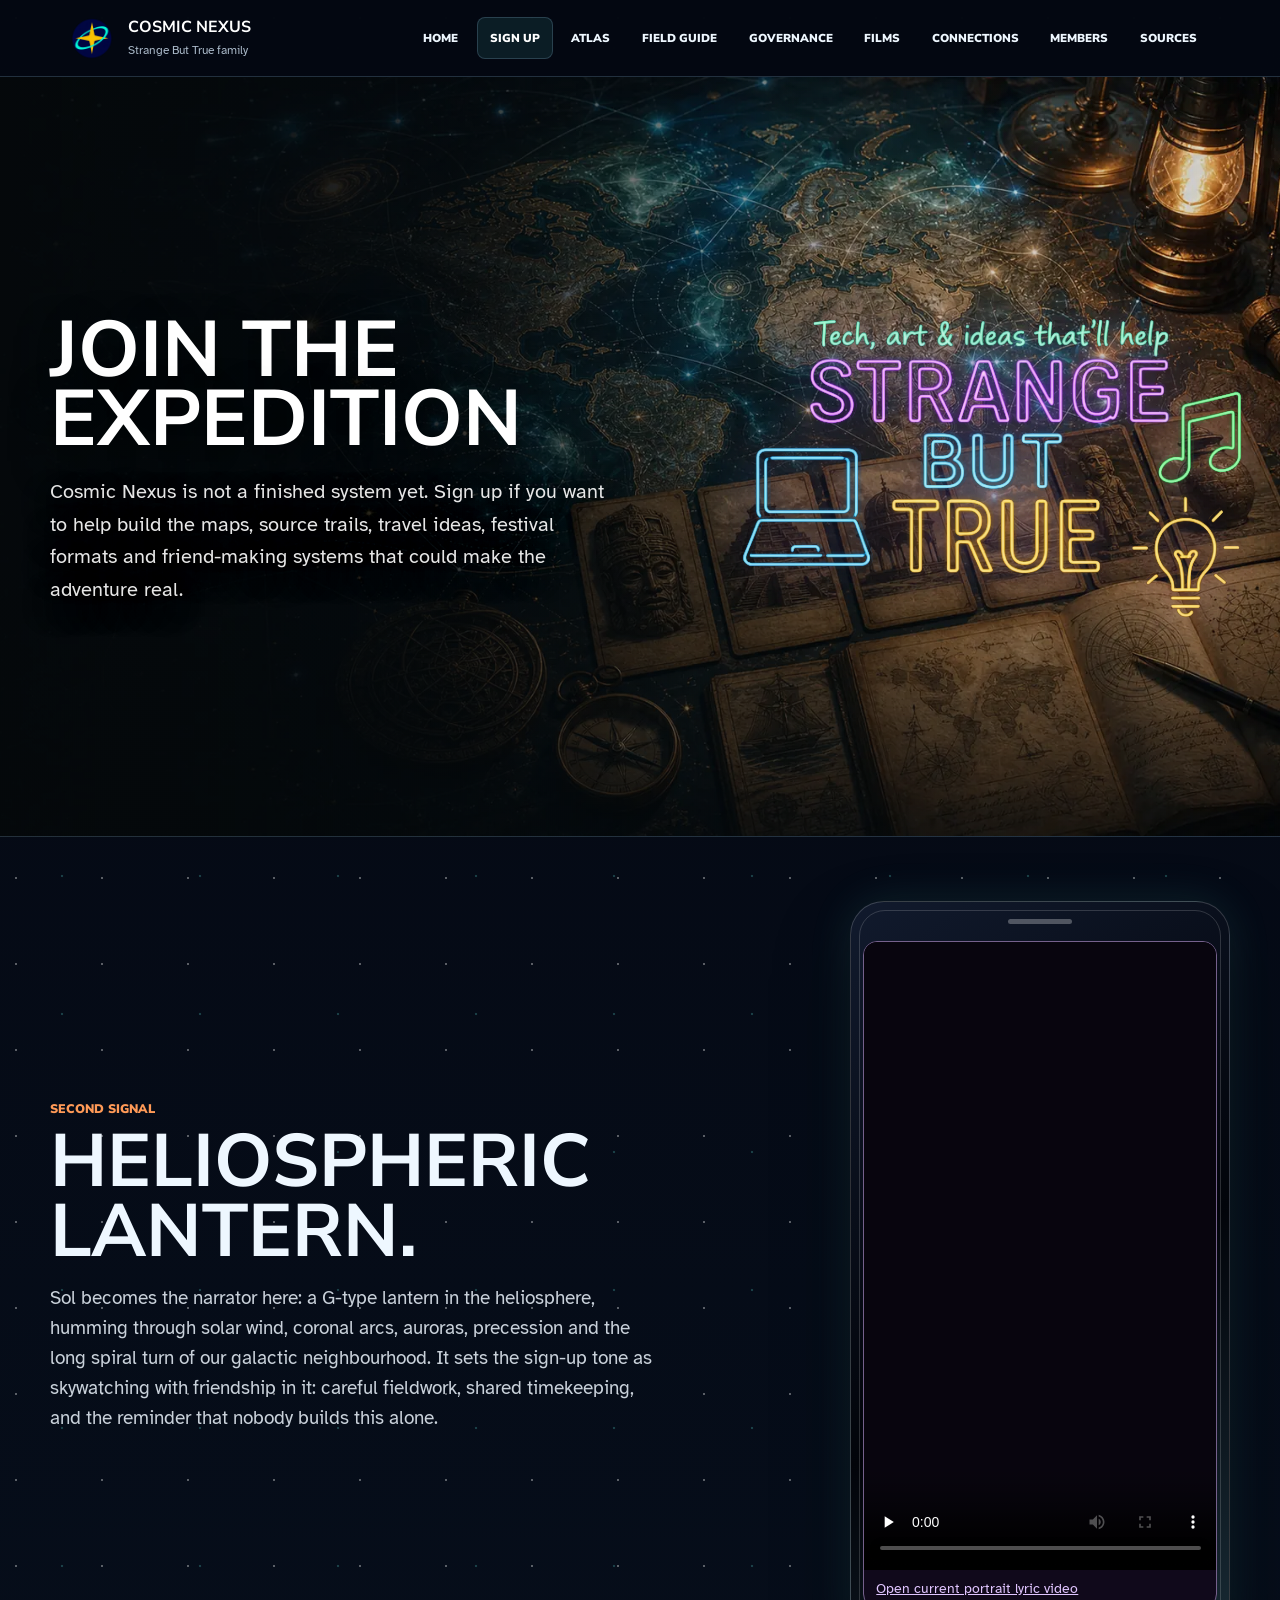
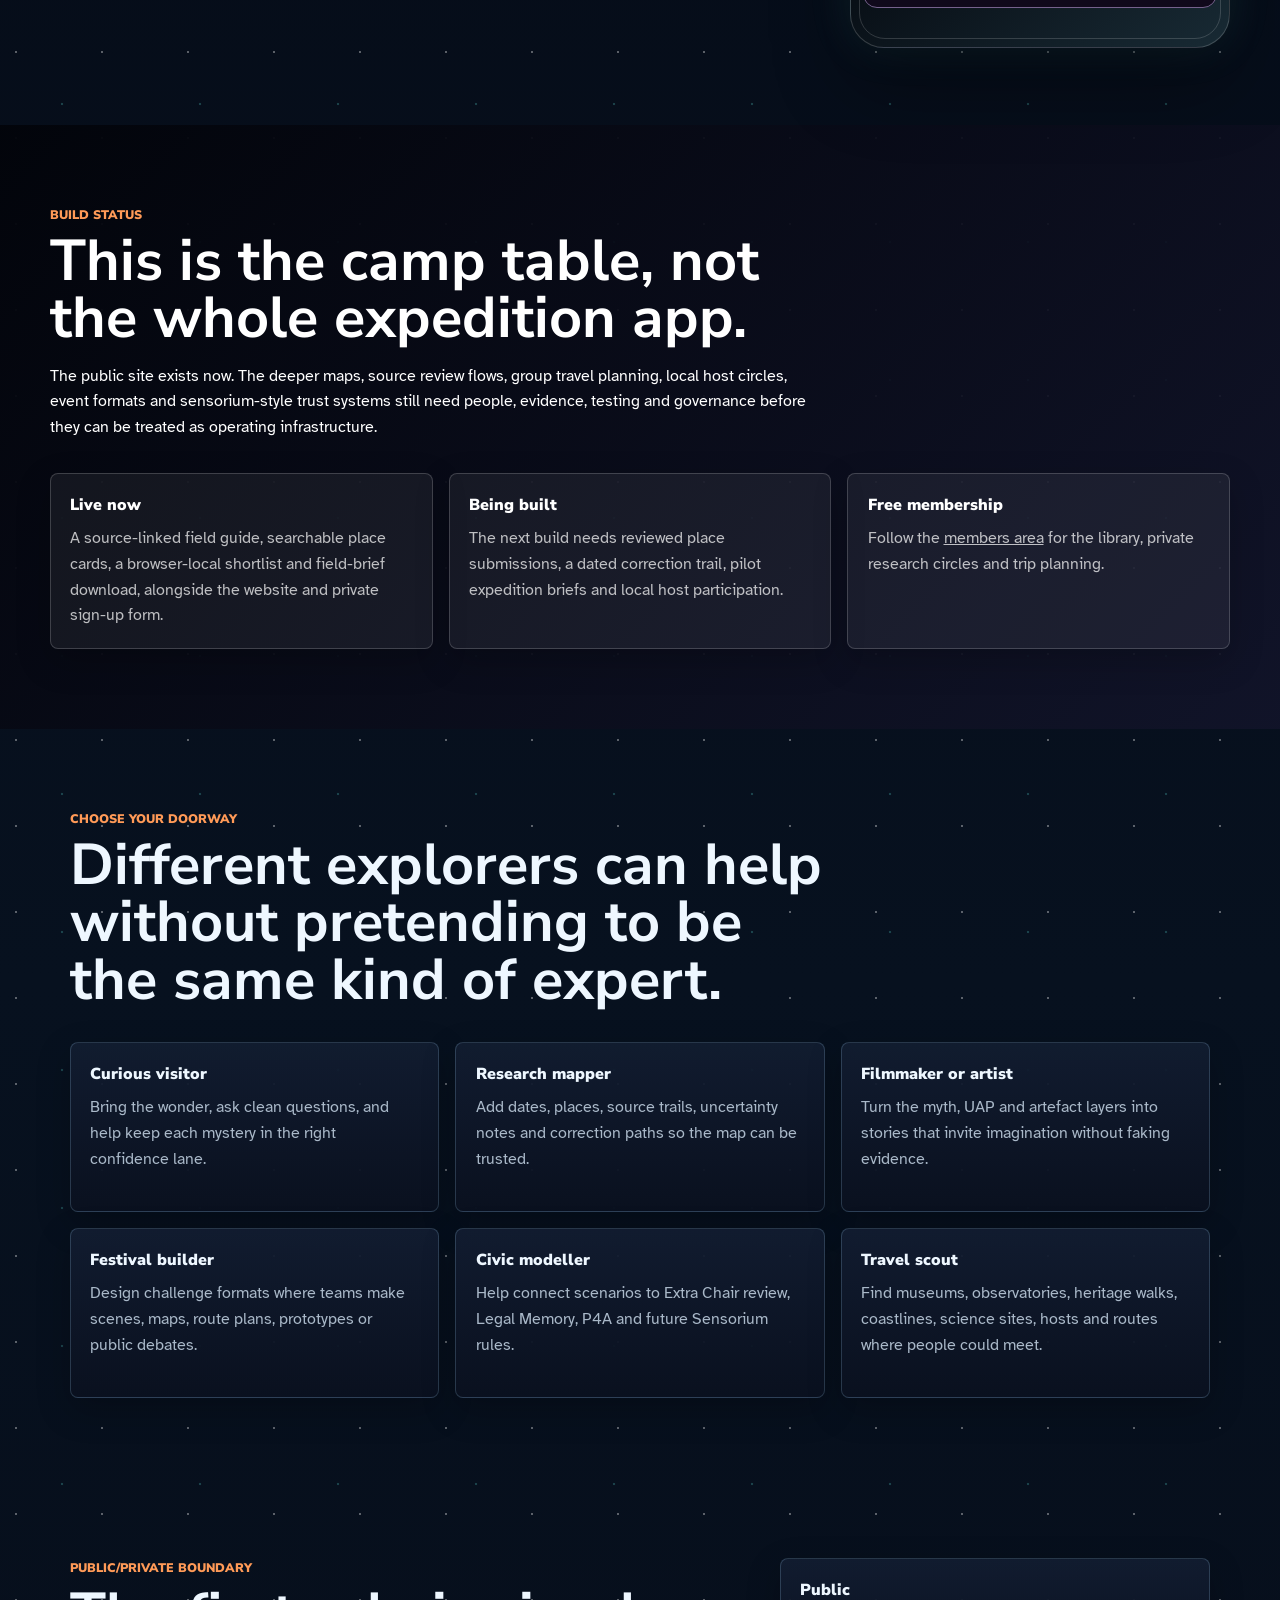
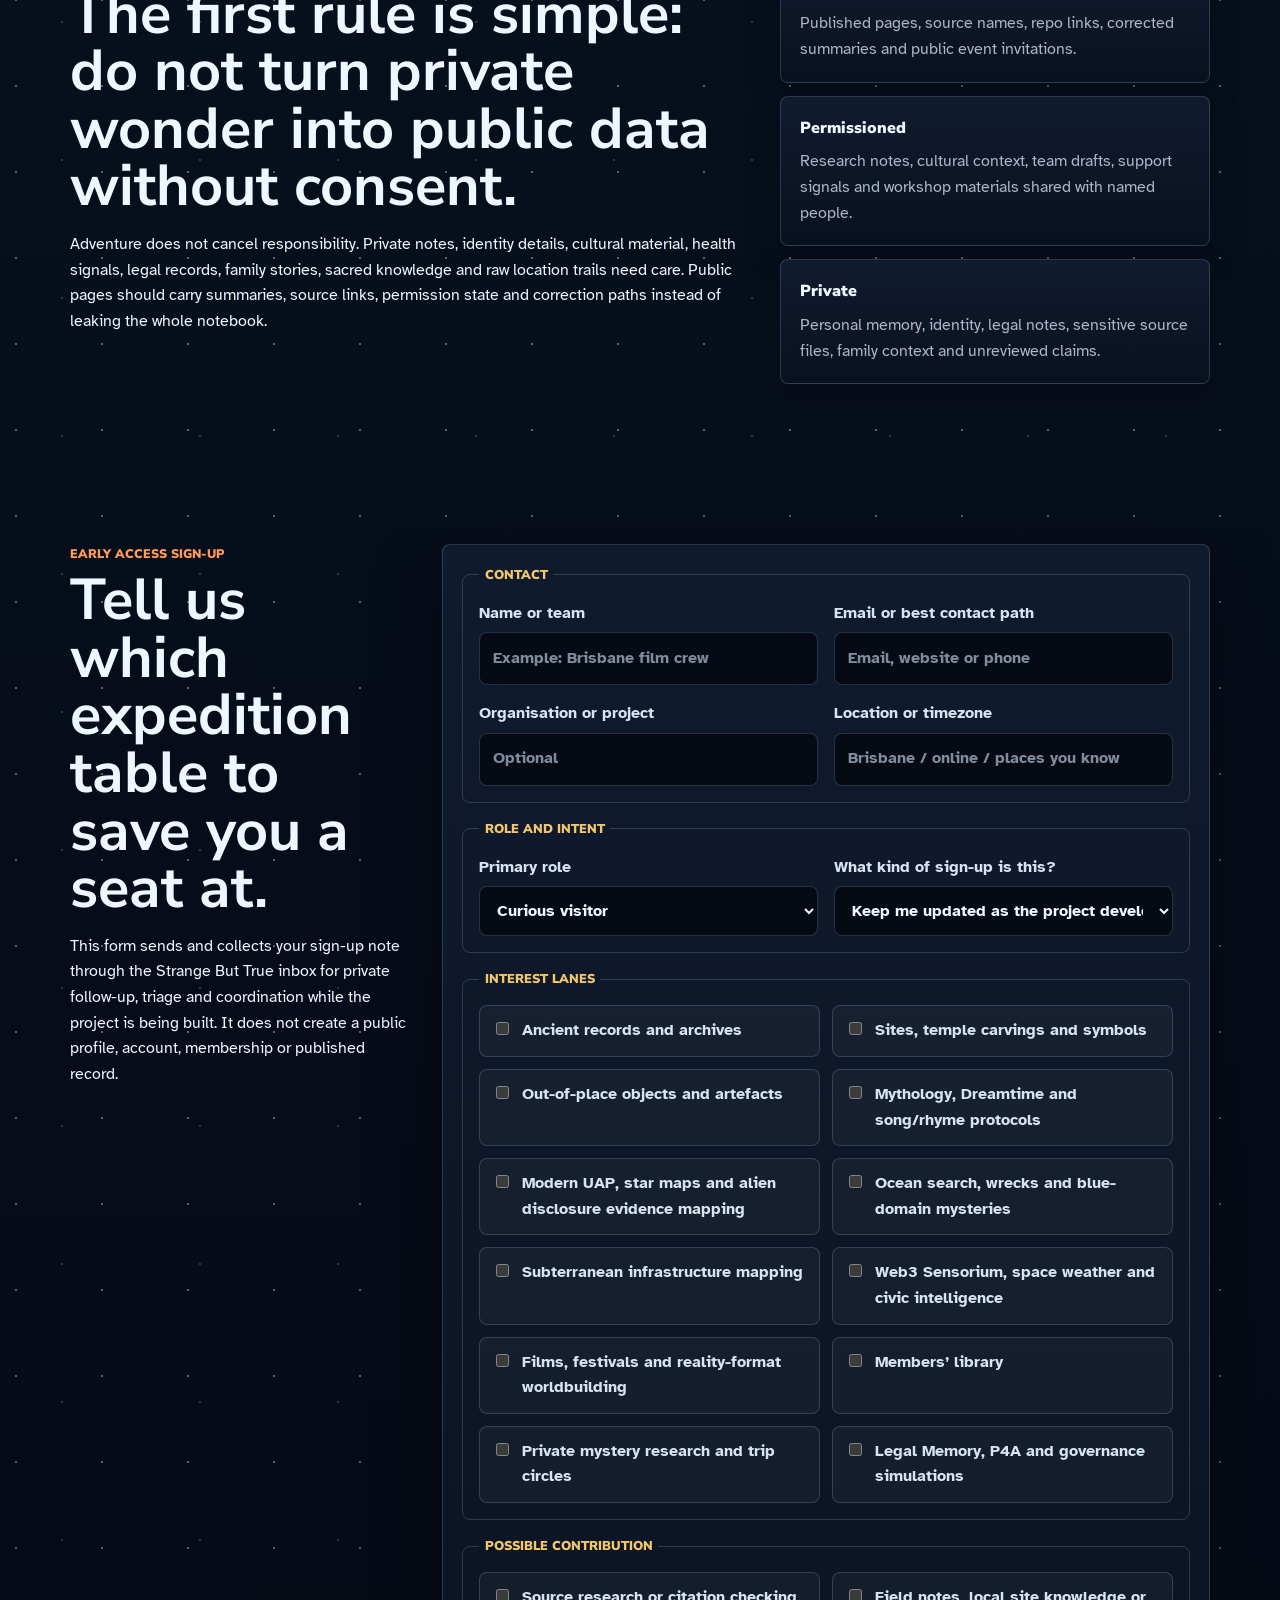
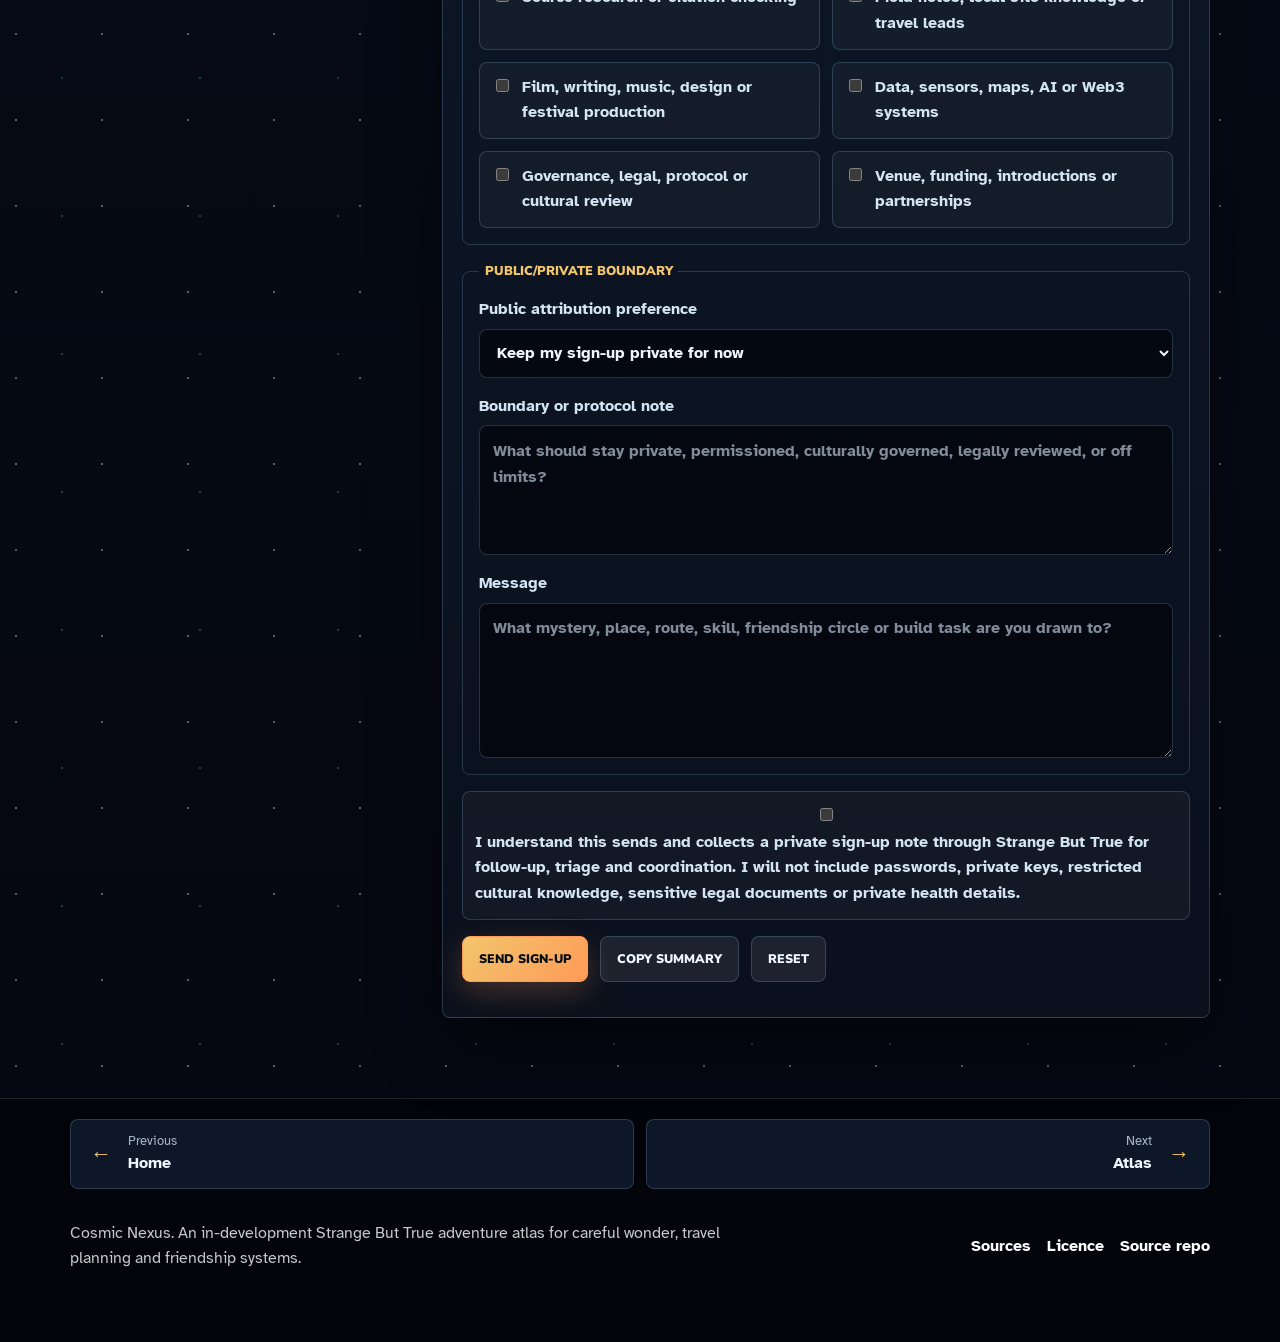
<file: onboarding.html>
<!doctype html>
<html lang="en-AU">
  <head>
    <meta charset="utf-8">
    <meta name="viewport" content="width=device-width, initial-scale=1">
    <meta name="description" content="Cosmic Nexus in-development sign-up for mystery lovers, researchers, artists, travellers and builders who want to help create maps, trips and friendship circles.">
        <title>Sign Up | Cosmic Nexus</title>
    <link rel="stylesheet" href="styles.css?v=20261111-navigation">
    <link rel="preconnect" href="https://fonts.googleapis.com">
    <link rel="preconnect" href="https://fonts.gstatic.com" crossorigin>
    <link href="https://fonts.googleapis.com/css2?family=Atkinson+Hyperlegible:wght@400;700&family=Nunito+Sans:wght@700;800;900&display=swap" rel="stylesheet">
<style id="network-portrait-style">
.network-portrait-shell{width:min(100%,360px);margin:1.1rem auto;background:#10091b;border:1px solid #75618c;border-radius:14px;overflow:hidden}
.network-portrait-video,video[src*="/assets/protopian-portraits/"],video:has(source[src*="/assets/protopian-portraits/"]){display:block!important;width:100%!important;max-width:360px!important;height:auto!important;min-height:0!important;max-height:none!important;aspect-ratio:9/16!important;object-fit:contain!important;margin-inline:auto!important;background:#08050e;border:0}
.network-portrait-shell p{margin:.55rem .8rem;font-size:.86rem;line-height:1.45}.network-portrait-shell a{color:#e0c5ff;text-decoration:underline}
.phone:has(source[src*="/assets/protopian-portraits/"]),:is(.phone-frame,.phone-screen,.song-frame,.phone-video-wrap,.phone-embed,.video-embed,.phone):has(video[src*="/assets/protopian-portraits/"]),:is(.phone-frame,.phone-screen,.song-frame,.phone-video-wrap,.phone-embed,.video-embed,.phone):has(video[src*="/assets/protopian-portraits/"]),:is(.phone-frame,.phone-screen,.song-frame,.phone-video-wrap,.phone-embed,.video-embed):has(.network-portrait-video){height:auto!important;aspect-ratio:auto!important;min-height:0!important;max-width:380px;margin-inline:auto;overflow:hidden}
</style>
  <link rel="icon" type="image/x-icon" sizes="16x16 32x32 48x48" href="assets/cosmic-nexus.ico">
  <link rel="icon" type="image/png" sizes="32x32" href="assets/cosmic-nexus-favicon-32.png">
  <link rel="icon" type="image/png" sizes="192x192" href="assets/cosmic-nexus-mark-192.png">
  <link rel="apple-touch-icon" sizes="180x180" href="assets/cosmic-nexus-touch-180.png">
</head>
  <body data-page="onboarding">
    <a class="skip-link" href="#main">Skip to content</a>
    <header class="site-header" data-site-header></header>
    <main id="main">
      <section class="page-hero signup-hero" style="--hero-image: url('assets/hero-atlas-global-galactic.webp')" aria-labelledby="page-title">
        <div class="signup-hero-copy">
          <h1 id="page-title">Join The Expedition</h1>
          <p>Cosmic Nexus is not a finished system yet. Sign up if you want to help build the maps, source trails, travel ideas, festival formats and friend-making systems that could make the adventure real.</p>
        </div>
        <div class="sbt-cosmic-lockup">
          <svg class="sbt-cutout" viewBox="0 0 1600 1152" role="img" aria-labelledby="sbt-cutout-title">
            <title id="sbt-cutout-title">Strange But True neon sign</title>
            <defs>
              <filter id="sbt-dark-alpha" color-interpolation-filters="sRGB">
                <feColorMatrix
                  in="SourceGraphic"
                  result="alphaMask"
                  type="matrix"
                  values="0 0 0 0 0
                          0 0 0 0 0
                          0 0 0 0 0
                          1.1 1.1 1.1 0 -0.72"
                />
                <feComposite in="SourceGraphic" in2="alphaMask" operator="in" />
              </filter>
            </defs>
            <image href="assets/strange-but-true-banner.webp" width="1600" height="1152" preserveAspectRatio="xMidYMid meet" filter="url(#sbt-dark-alpha)" />
          </svg>
        </div>
      </section>

      <section class="song-feature signup-song-feature" id="signup-signal" aria-labelledby="signup-song-title">
        <div class="song-feature-copy">
          <span class="section-label">Second signal</span>
          <h2 id="signup-song-title">Heliospheric lantern.</h2>
          <p>Sol becomes the narrator here: a G-type lantern in the heliosphere, humming through solar wind, coronal arcs, auroras, precession and the long spiral turn of our galactic neighbourhood. It sets the sign-up tone as skywatching with friendship in it: careful fieldwork, shared timekeeping, and the reminder that nobody builds this alone.</p>
        </div>
        <div class="phone-frame" aria-label="Phone-framed YouTube player for Heliospheric Lantern">
          <div class="phone-speaker" aria-hidden="true"></div>
          <section class="network-portrait-shell" data-protopian-key="18" aria-label="Heliospheric Lantern, current portrait lyric video">
<video class="network-portrait-video" controls playsinline preload="none" width="720" height="1280" poster="https://auraofintelligence.github.io/i-C-infinity-music-universe/assets/protopian-portraits/heliospheric-lantern-portrait-cover-v1.jpg" aria-label="Heliospheric Lantern by i C. infinity"><source src="https://auraofintelligence.github.io/i-C-infinity-music-universe/assets/protopian-portraits/heliospheric-lantern-portrait-web-v1.mp4" type="video/mp4"><a href="https://auraofintelligence.github.io/i-C-infinity-music-universe/assets/protopian-portraits/heliospheric-lantern-portrait-web-v1.mp4">Open portrait video</a></video>
<p><a href="https://auraofintelligence.github.io/i-C-infinity-music-universe/assets/protopian-portraits/heliospheric-lantern-portrait-web-v1.mp4">Open current portrait lyric video</a></p></section>
        </div>
      </section>

      <section class="section wide-band" aria-labelledby="status-title">
        <div class="wide-copy">
          <span class="section-label">Build status</span>
          <h2 id="status-title">This is the camp table, not the whole expedition app.</h2>
          <p>The public site exists now. The deeper maps, source review flows, group travel planning, local host circles, event formats and sensorium-style trust systems still need people, evidence, testing and governance before they can be treated as operating infrastructure.</p>
        </div>
        <div class="method-grid">
          <article><strong>Live now</strong><span>A source-linked field guide, searchable place cards, a browser-local shortlist and field-brief download, alongside the website and private sign-up form.</span></article>
          <article><strong>Being built</strong><span>The next build needs reviewed place submissions, a dated correction trail, pilot expedition briefs and local host participation.</span></article>
          <article><strong>Free membership</strong><span>Follow the <a href="members.html">members area</a> for the library, private research circles and trip planning.</span></article>
        </div>
      </section>

      <section class="section" aria-labelledby="roles-title">
        <div class="section-heading">
          <span class="section-label">Choose your doorway</span>
          <h2 id="roles-title">Different explorers can help without pretending to be the same kind of expert.</h2>
        </div>
        <div class="role-grid">
          <article><strong>Curious visitor</strong><span>Bring the wonder, ask clean questions, and help keep each mystery in the right confidence lane.</span></article>
          <article><strong>Research mapper</strong><span>Add dates, places, source trails, uncertainty notes and correction paths so the map can be trusted.</span></article>
          <article><strong>Filmmaker or artist</strong><span>Turn the myth, UAP and artefact layers into stories that invite imagination without faking evidence.</span></article>
          <article><strong>Festival builder</strong><span>Design challenge formats where teams make scenes, maps, route plans, prototypes or public debates.</span></article>
          <article><strong>Civic modeller</strong><span>Help connect scenarios to Extra Chair review, Legal Memory, P4A and future Sensorium rules.</span></article>
          <article><strong>Travel scout</strong><span>Find museums, observatories, heritage walks, coastlines, science sites, hosts and routes where people could meet.</span></article>
        </div>
      </section>

      <section class="section split-section" aria-labelledby="boundary-title">
        <div>
          <span class="section-label">Public/private boundary</span>
          <h2 id="boundary-title">The first rule is simple: do not turn private wonder into public data without consent.</h2>
          <p>Adventure does not cancel responsibility. Private notes, identity details, cultural material, health signals, legal records, family stories, sacred knowledge and raw location trails need care. Public pages should carry summaries, source links, permission state and correction paths instead of leaking the whole notebook.</p>
        </div>
        <div class="rule-stack">
          <article><strong>Public</strong><span>Published pages, source names, repo links, corrected summaries and public event invitations.</span></article>
          <article><strong>Permissioned</strong><span>Research notes, cultural context, team drafts, support signals and workshop materials shared with named people.</span></article>
          <article><strong>Private</strong><span>Personal memory, identity, legal notes, sensitive source files, family context and unreviewed claims.</span></article>
        </div>
      </section>

      <section class="section signup-section" id="signup" aria-labelledby="signup-title">
        <div class="form-copy">
          <span class="section-label">Early access sign-up</span>
          <h2 id="signup-title">Tell us which expedition table to save you a seat at.</h2>
          <p>This form sends and collects your sign-up note through the Strange But True inbox for private follow-up, triage and coordination while the project is being built. It does not create a public profile, account, membership or published record.</p>
        </div>
        <form class="signup-form" data-signup-form action="https://script.google.com/macros/s/AKfycbyhKWOuIHgi5LVLniO-_ZnMp0ITOufBBPR94PMImQXTt7GRu7Wt_hiHnk_gJJdDg-m_/exec" method="post">
          <input type="hidden" name="form_type" value="enquiry">
          <input type="hidden" name="topic" value="Cosmic Nexus sign-up">
          <input type="hidden" name="message" data-signup-message>
          <input class="honeypot" type="text" name="website" tabindex="-1" autocomplete="off" aria-hidden="true">

          <fieldset>
            <legend>Contact</legend>
            <div class="form-row">
              <label>
                Name or team
                <input name="name" type="text" autocomplete="name" placeholder="Example: Brisbane film crew" required>
              </label>
              <label>
                Email or best contact path
                <input name="reply_to" type="text" autocomplete="email" placeholder="Email, website or phone" required>
              </label>
            </div>
            <div class="form-row">
              <label>
                Organisation or project
                <input name="organisation" type="text" placeholder="Optional">
              </label>
              <label>
                Location or timezone
                <input name="location" type="text" placeholder="Brisbane / online / places you know">
              </label>
            </div>
          </fieldset>

          <fieldset>
            <legend>Role and intent</legend>
            <div class="form-row">
              <label>
                Primary role
                <select name="role" required>
                  <option>Curious visitor</option>
                  <option>Research mapper</option>
                  <option>Filmmaker or artist</option>
                  <option>Festival builder</option>
                  <option>Civic modeller</option>
                  <option>Travel scout</option>
                  <option>Technical or data contributor</option>
                  <option>Partner, sponsor or venue lead</option>
                </select>
              </label>
              <label>
                What kind of sign-up is this?
                <select name="intent" required>
                  <option>Keep me updated as the project develops</option>
                  <option>Let me know when free membership opens</option>
                  <option>I may contribute research or sources</option>
                  <option>I may help with film, art or festivals</option>
                  <option>I may help with civic tech or Sensorium work</option>
                  <option>I may help with travel, hosts, fieldwork or sites</option>
                  <option>I may help with funding, venue or partnerships</option>
                </select>
              </label>
            </div>
          </fieldset>

          <fieldset>
            <legend>Interest lanes</legend>
            <div class="checkbox-grid">
              <label><input type="checkbox" name="interests" value="Ancient records and archives"> Ancient records and archives</label>
              <label><input type="checkbox" name="interests" value="Sites, temple carvings and symbols"> Sites, temple carvings and symbols</label>
              <label><input type="checkbox" name="interests" value="Out-of-place objects and artefacts"> Out-of-place objects and artefacts</label>
              <label><input type="checkbox" name="interests" value="Mythology, Dreamtime and song/rhyme protocols"> Mythology, Dreamtime and song/rhyme protocols</label>
              <label><input type="checkbox" name="interests" value="Modern UAP, star maps and alien disclosure evidence mapping"> Modern UAP, star maps and alien disclosure evidence mapping</label>
              <label><input type="checkbox" name="interests" value="Ocean search, wrecks and blue-domain mysteries"> Ocean search, wrecks and blue-domain mysteries</label>
              <label><input type="checkbox" name="interests" value="Subterranean infrastructure mapping"> Subterranean infrastructure mapping</label>
              <label><input type="checkbox" name="interests" value="Web3 Sensorium, space weather and civic intelligence"> Web3 Sensorium, space weather and civic intelligence</label>
              <label><input type="checkbox" name="interests" value="Films, festivals and reality-format worldbuilding"> Films, festivals and reality-format worldbuilding</label>
              <label><input type="checkbox" name="interests" value="Members' library"> Members’ library</label>
              <label><input type="checkbox" name="interests" value="Private mystery research and trip circles"> Private mystery research and trip circles</label>
              <label><input type="checkbox" name="interests" value="Legal Memory, P4A and governance simulations"> Legal Memory, P4A and governance simulations</label>
            </div>
          </fieldset>

          <fieldset>
            <legend>Possible contribution</legend>
            <div class="checkbox-grid">
              <label><input type="checkbox" name="contributions" value="Source research or citation checking"> Source research or citation checking</label>
              <label><input type="checkbox" name="contributions" value="Field notes, local site knowledge or travel leads"> Field notes, local site knowledge or travel leads</label>
              <label><input type="checkbox" name="contributions" value="Film, writing, music, design or festival production"> Film, writing, music, design or festival production</label>
              <label><input type="checkbox" name="contributions" value="Data, sensors, maps, AI or Web3 systems"> Data, sensors, maps, AI or Web3 systems</label>
              <label><input type="checkbox" name="contributions" value="Governance, legal, protocol or cultural review"> Governance, legal, protocol or cultural review</label>
              <label><input type="checkbox" name="contributions" value="Venue, funding, introductions or partnerships"> Venue, funding, introductions or partnerships</label>
            </div>
          </fieldset>

          <fieldset>
            <legend>Public/private boundary</legend>
            <label>
              Public attribution preference
              <select name="attribution">
                <option>Keep my sign-up private for now</option>
                <option>You may mention my name/team after asking first</option>
                <option>I am open to being listed publicly later</option>
                <option>Use only an organisation/project name after asking first</option>
              </select>
            </label>
            <label>
              Boundary or protocol note
              <textarea name="boundary" rows="4" placeholder="What should stay private, permissioned, culturally governed, legally reviewed, or off limits?"></textarea>
            </label>
            <label>
              Message
              <textarea name="notes" rows="5" placeholder="What mystery, place, route, skill, friendship circle or build task are you drawn to?"></textarea>
            </label>
          </fieldset>

          <label class="consent-check">
            <input type="checkbox" name="consent" value="yes" required>
            I understand this sends and collects a private sign-up note through Strange But True for follow-up, triage and coordination. I will not include passwords, private keys, restricted cultural knowledge, sensitive legal documents or private health details.
          </label>

          <div class="form-actions">
            <button class="button primary" type="submit">Send sign-up</button>
            <button class="button secondary" type="button" data-copy-signup>Copy summary</button>
            <button class="button secondary" type="reset">Reset</button>
          </div>
          <p class="form-status" data-signup-status aria-live="polite"></p>
        </form>
      </section>

    </main>
    <footer class="site-footer" data-site-footer></footer>
    <script src="script.js?v=20261111-navigation"></script>
  </body>
</html>
</file>
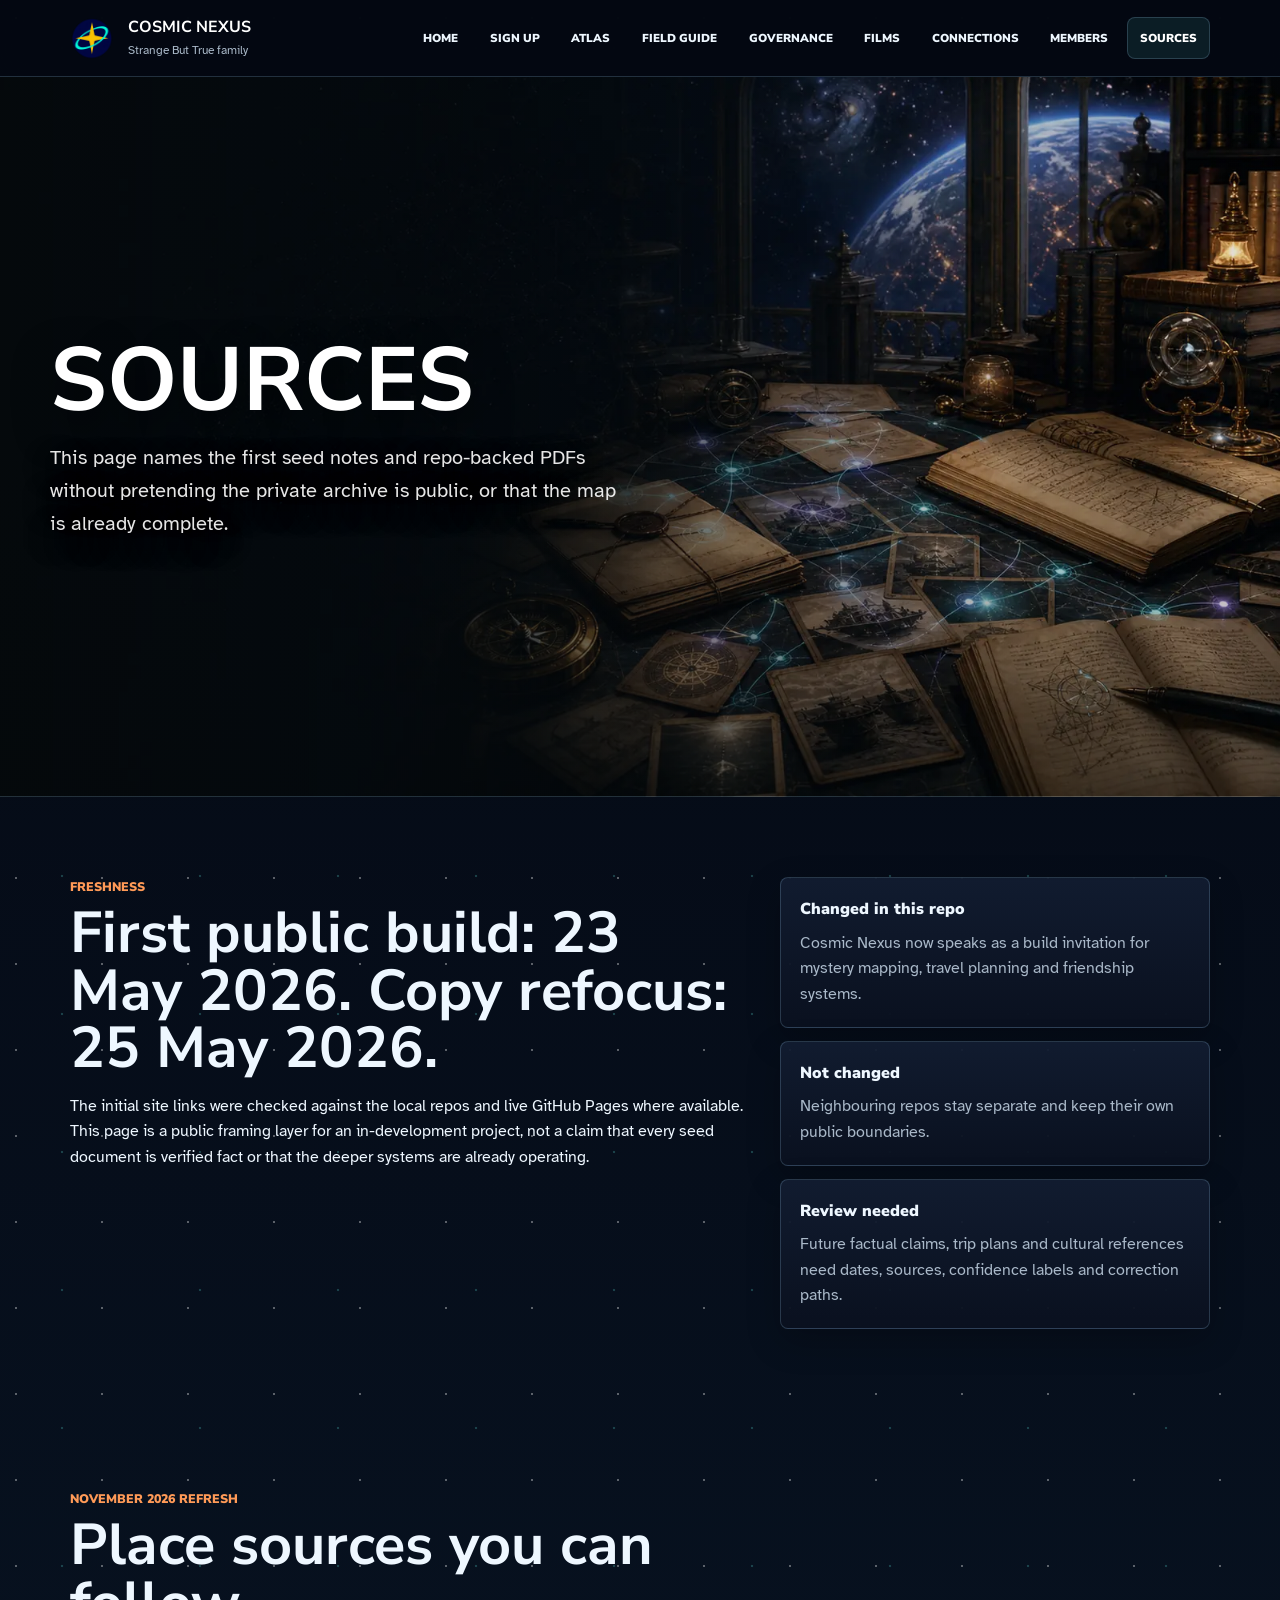
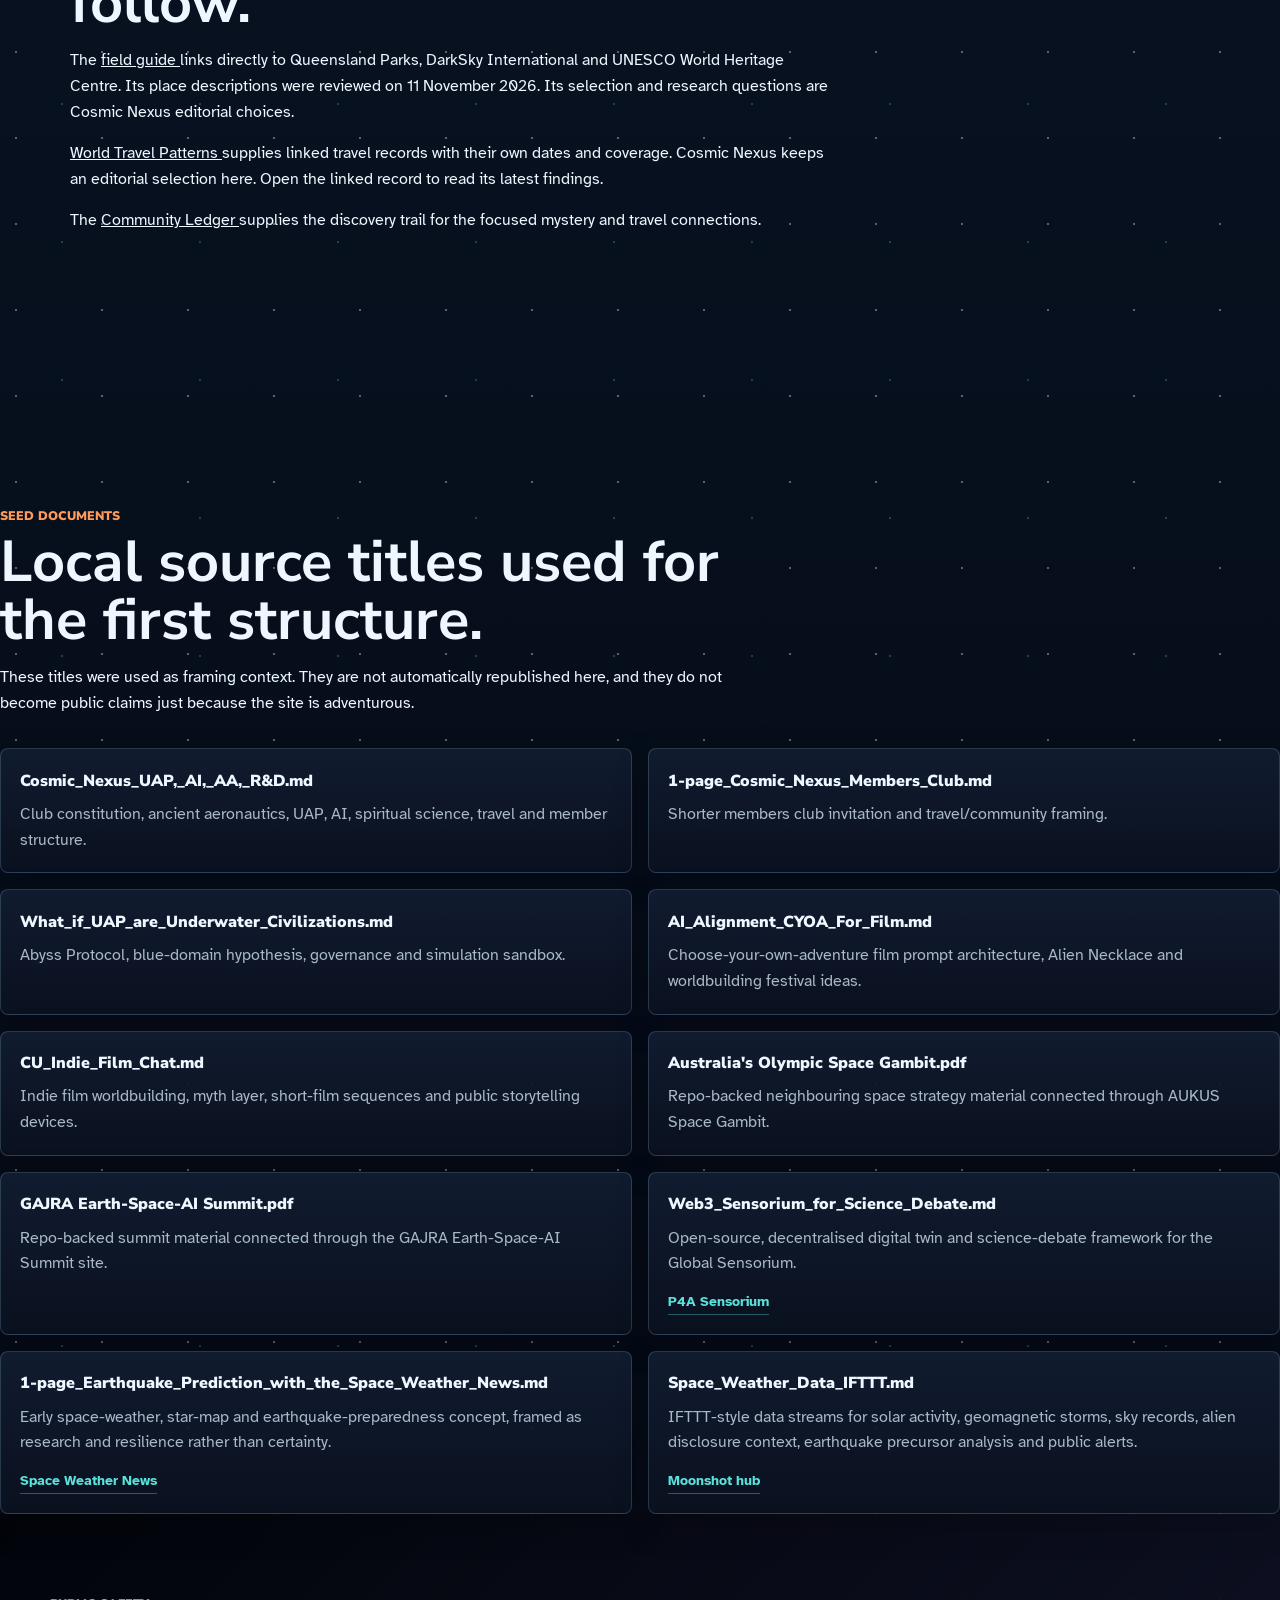
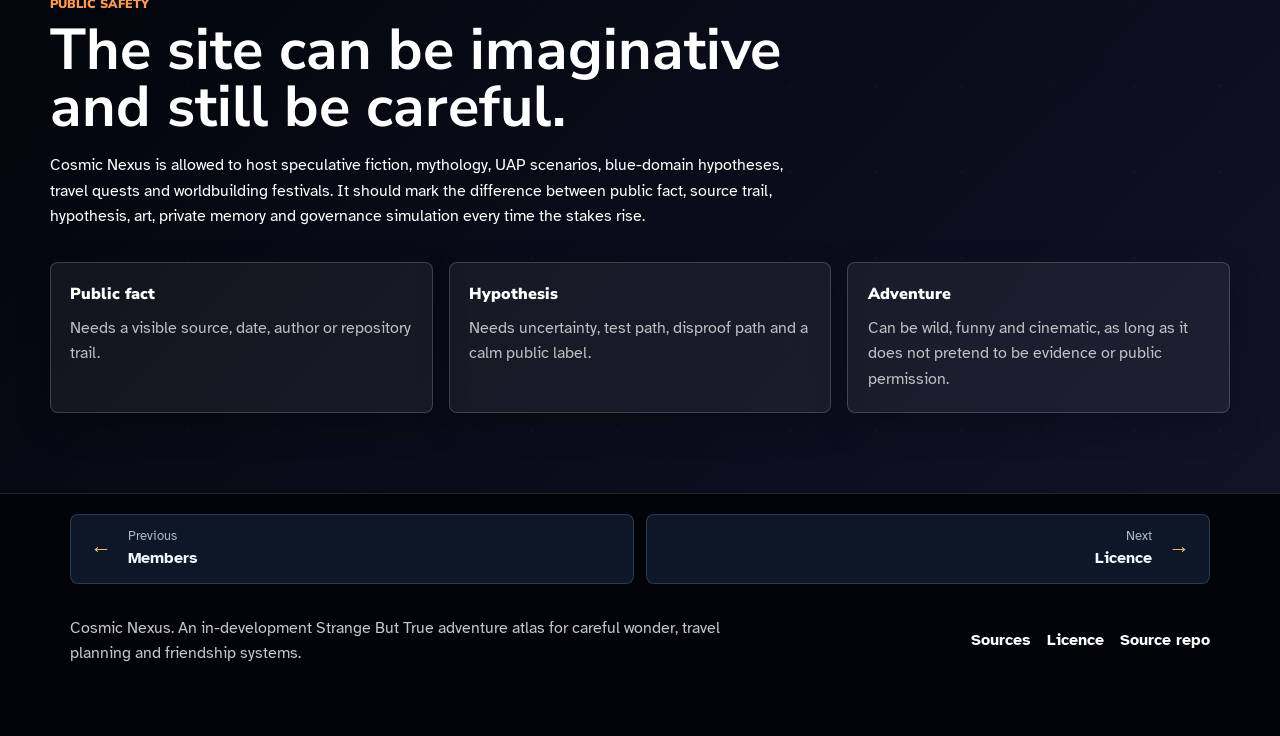
<file: sources.html>
<!doctype html>
<html lang="en-AU">
  <head>
    <meta charset="utf-8">
    <meta name="viewport" content="width=device-width, initial-scale=1">
    <meta name="description" content="Cosmic Nexus source notes, repository connections, freshness state and public/private boundaries for an in-development mystery and travel atlas.">
        <title>Sources | Cosmic Nexus</title>
    <link rel="stylesheet" href="styles.css?v=20261111-navigation">
    <link rel="preconnect" href="https://fonts.googleapis.com">
    <link rel="preconnect" href="https://fonts.gstatic.com" crossorigin>
    <link href="https://fonts.googleapis.com/css2?family=Atkinson+Hyperlegible:wght@400;700&family=Nunito+Sans:wght@700;800;900&display=swap" rel="stylesheet">
  <link rel="icon" type="image/x-icon" sizes="16x16 32x32 48x48" href="assets/cosmic-nexus.ico">
  <link rel="icon" type="image/png" sizes="32x32" href="assets/cosmic-nexus-favicon-32.png">
  <link rel="icon" type="image/png" sizes="192x192" href="assets/cosmic-nexus-mark-192.png">
  <link rel="apple-touch-icon" sizes="180x180" href="assets/cosmic-nexus-touch-180.png">
</head>
  <body data-page="sources">
    <a class="skip-link" href="#main">Skip to content</a>
    <header class="site-header" data-site-header></header>
    <main id="main">
      <section class="page-hero" style="--hero-image: url('assets/hero-sources-archive.webp')" aria-labelledby="page-title">
        <div>
          <h1 id="page-title">Sources</h1>
          <p>This page names the first seed notes and repo-backed PDFs without pretending the private archive is public, or that the map is already complete.</p>
        </div>
      </section>

      <section class="section split-section" aria-labelledby="fresh-title">
        <div>
          <span class="section-label">Freshness</span>
          <h2 id="fresh-title">First public build: 23 May 2026. Copy refocus: 25 May 2026.</h2>
          <p>The initial site links were checked against the local repos and live GitHub Pages where available. This page is a public framing layer for an in-development project, not a claim that every seed document is verified fact or that the deeper systems are already operating.</p>
        </div>
        <div class="rule-stack">
          <article><strong>Changed in this repo</strong><span>Cosmic Nexus now speaks as a build invitation for mystery mapping, travel planning and friendship systems.</span></article>
          <article><strong>Not changed</strong><span>Neighbouring repos stay separate and keep their own public boundaries.</span></article>
          <article><strong>Review needed</strong><span>Future factual claims, trip plans and cultural references need dates, sources, confidence labels and correction paths.</span></article>
        </div>
      </section>

<section class="section">
 <div class="section-heading">
  <span class="section-label">
   November 2026 refresh
  </span>
  <h2>
   Place sources you can follow.
  </h2>
  <p>
   The
   <a href="field-guide.html">
    field guide
   </a>
   links directly to Queensland Parks, DarkSky International and UNESCO World Heritage Centre. Its place descriptions were reviewed on 11 November 2026. Its selection and research questions are Cosmic Nexus editorial choices.
  </p>
  <p>
   <a href="https://github.com/auraofintelligence/world-travel-patterns">
    World Travel Patterns
   </a>
   supplies linked travel records with their own dates and coverage. Cosmic Nexus keeps an editorial selection here. Open the linked record to read its latest findings.
  </p>
  <p>
   The
   <a href="https://auraofintelligence.github.io/strange-but-true/community-ledger.html">
    Community Ledger
   </a>
   supplies the discovery trail for the focused mystery and travel connections.
  </p>
 </div>
</section>
<section aria-labelledby="seed-title" class="section">
</section>
        <div class="section-heading">
          <span class="section-label">Seed documents</span>
          <h2 id="seed-title">Local source titles used for the first structure.</h2>
          <p>These titles were used as framing context. They are not automatically republished here, and they do not become public claims just because the site is adventurous.</p>
        </div>
        <div class="source-list">
          <article><strong>Cosmic_Nexus_UAP,_AI,_AA,_R&amp;D.md</strong><span>Club constitution, ancient aeronautics, UAP, AI, spiritual science, travel and member structure.</span></article>
          <article><strong>1-page_Cosmic_Nexus_Members_Club.md</strong><span>Shorter members club invitation and travel/community framing.</span></article>
          <article><strong>What_if_UAP_are_Underwater_Civilizations.md</strong><span>Abyss Protocol, blue-domain hypothesis, governance and simulation sandbox.</span></article>
          <article><strong>AI_Alignment_CYOA_For_Film.md</strong><span>Choose-your-own-adventure film prompt architecture, Alien Necklace and worldbuilding festival ideas.</span></article>
          <article><strong>CU_Indie_Film_Chat.md</strong><span>Indie film worldbuilding, myth layer, short-film sequences and public storytelling devices.</span></article>
          <article><strong>Australia's Olympic Space Gambit.pdf</strong><span>Repo-backed neighbouring space strategy material connected through AUKUS Space Gambit.</span></article>
          <article><strong>GAJRA Earth-Space-AI Summit.pdf</strong><span>Repo-backed summit material connected through the GAJRA Earth-Space-AI Summit site.</span></article>
          <article><strong>Web3_Sensorium_for_Science_Debate.md</strong><span>Open-source, decentralised digital twin and science-debate framework for the Global Sensorium.</span><div class="card-links"><a href="https://auraofintelligence.github.io/p4a_xyz/pages/web3-sensorium.html" target="_blank" rel="noopener noreferrer">P4A Sensorium</a></div></article>
          <article><strong>1-page_Earthquake_Prediction_with_the_Space_Weather_News.md</strong><span>Early space-weather, star-map and earthquake-preparedness concept, framed as research and resilience rather than certainty.</span><div class="card-links"><a href="https://auraofintelligence.github.io/space-weather-news/" target="_blank" rel="noopener noreferrer">Space Weather News</a></div></article>
          <article><strong>Space_Weather_Data_IFTTT.md</strong><span>IFTTT-style data streams for solar activity, geomagnetic storms, sky records, alien disclosure context, earthquake precursor analysis and public alerts.</span><div class="card-links"><a href="https://auraofintelligence.github.io/mineral-moonshots/briefs/space-weather-hub.html" target="_blank" rel="noopener noreferrer">Moonshot hub</a></div></article>
        </div>
      </section>

      <section class="section wide-band" aria-labelledby="boundary-title">
        <div class="wide-copy">
          <span class="section-label">Public safety</span>
          <h2 id="boundary-title">The site can be imaginative and still be careful.</h2>
          <p>Cosmic Nexus is allowed to host speculative fiction, mythology, UAP scenarios, blue-domain hypotheses, travel quests and worldbuilding festivals. It should mark the difference between public fact, source trail, hypothesis, art, private memory and governance simulation every time the stakes rise.</p>
        </div>
        <div class="method-grid">
          <article><strong>Public fact</strong><span>Needs a visible source, date, author or repository trail.</span></article>
          <article><strong>Hypothesis</strong><span>Needs uncertainty, test path, disproof path and a calm public label.</span></article>
          <article><strong>Adventure</strong><span>Can be wild, funny and cinematic, as long as it does not pretend to be evidence or public permission.</span></article>
        </div>
      </section>

    </main>
    <footer class="site-footer" data-site-footer></footer>
    <script src="script.js?v=20261111-navigation"></script>
  </body>
</html>
</file>
<file: styles.css>
:root {
  --ink: #eef7ff;
  --ink-2: #d4e4f3;
  --paper: #050711;
  --white: #0d1728;
  --mist: #172438;
  --line: rgba(160, 210, 245, .2);
  --muted: #a9b8c8;
  --copper: #ff9a57;
  --teal: #5be1db;
  --gold: #f2c66d;
  --violet: #b277ff;
  --deep: #02040a;
  --star: #ffffff;
  --shadow: 0 24px 70px rgba(0, 0, 0, .42);
  --radius: 8px;
  color-scheme: dark;
}

* {
  box-sizing: border-box;
}

html {
  scroll-behavior: smooth;
}

body {
  margin: 0;
  font-family: "Atkinson Hyperlegible", Arial, sans-serif;
  color: var(--ink);
  background:
    radial-gradient(circle at 16px 18px, rgba(255, 255, 255, .34) 0 1px, transparent 1.5px) 0 0 / 86px 86px,
    radial-gradient(circle at 62px 48px, rgba(91, 225, 219, .24) 0 1px, transparent 1.6px) 0 0 / 138px 138px,
    linear-gradient(180deg, #040711 0%, #07111f 42%, #050711 100%);
  line-height: 1.6;
}

a {
  color: inherit;
}

img {
  display: block;
  max-width: 100%;
}

.skip-link {
  position: absolute;
  top: -100px;
  left: 1rem;
  z-index: 20;
  background: var(--white);
  color: var(--ink);
  padding: .75rem 1rem;
  border: 2px solid var(--teal);
}

.skip-link:focus {
  top: 1rem;
}

.site-header {
  position: sticky;
  top: 0;
  z-index: 10;
  color: var(--ink);
  background: rgba(4, 8, 18, .88);
  border-bottom: 1px solid var(--line);
  backdrop-filter: blur(16px);
}

.nav {
  min-height: 76px;
  display: flex;
  align-items: center;
  justify-content: space-between;
  gap: 1rem;
  max-width: 1180px;
  margin: 0 auto;
  padding: 0 1.25rem;
}

.brand {
  display: inline-flex;
  align-items: center;
  gap: .85rem;
  text-decoration: none;
  min-width: 230px;
}

.brand-mark {
  width: 44px;
  height: 44px;
  flex: 0 0 44px;
  object-fit: contain;
}

.brand-text {
  display: grid;
  gap: .05rem;
}

.brand-text strong,
h1,
h2,
h3,
.section-label,
.nav-links a,
.button {
  font-family: "Nunito Sans", Arial, sans-serif;
}

.brand-text strong {
  text-transform: uppercase;
  font-size: 1rem;
  color: var(--star);
}

.brand-text span {
  color: var(--muted);
  font-size: .78rem;
}

.nav-links {
  display: flex;
  align-items: center;
  gap: .35rem;
  flex-wrap: wrap;
  justify-content: flex-end;
}

.nav-links a {
  text-decoration: none;
  text-transform: uppercase;
  font-size: .72rem;
  font-weight: 900;
  padding: .65rem .75rem;
  border: 1px solid transparent;
  border-radius: var(--radius);
}

.nav-links a:hover,
.nav-links a[aria-current="page"] {
  border-color: var(--line);
  background: rgba(91, 225, 219, .1);
  color: var(--star);
}

.nav-toggle {
  display: none;
  border: 1px solid var(--line);
  background: rgba(255, 255, 255, .08);
  color: var(--ink);
  border-radius: var(--radius);
  padding: .65rem .85rem;
  font-weight: 800;
}

.hero {
  position: relative;
  min-height: min(820px, calc(100vh - 76px));
  display: flex;
  align-items: center;
  overflow: hidden;
  border-bottom: 1px solid var(--line);
}

.hero-media {
  position: absolute;
  inset: 0;
  width: 100%;
  height: 100%;
  object-fit: cover;
}

.hero-shade {
  position: absolute;
  inset: 0;
  background: linear-gradient(90deg, rgba(4, 8, 10, .88) 0%, rgba(4, 8, 10, .66) 36%, rgba(4, 8, 10, .18) 74%, rgba(4, 8, 10, .08) 100%);
}

.hero-copy {
  position: relative;
  width: min(650px, calc(100% - 2rem));
  margin-left: max(1.25rem, calc((100vw - 1180px) / 2));
  color: var(--star);
  padding: 5rem 0 7rem;
}

.hero-copy h1 {
  font-size: clamp(3.8rem, 9vw, 9rem);
  line-height: .86;
  margin: 0 0 1.5rem;
  text-transform: uppercase;
  font-weight: 900;
}

.hero-lede {
  font-size: clamp(1.05rem, 2vw, 1.28rem);
  max-width: 570px;
  margin: 0 0 2rem;
  color: rgba(255, 255, 255, .9);
}

.hero-actions,
.form-actions {
  display: flex;
  flex-wrap: wrap;
  gap: .75rem;
}

.button {
  display: inline-flex;
  align-items: center;
  justify-content: center;
  min-height: 46px;
  padding: .78rem 1rem;
  border-radius: var(--radius);
  border: 1px solid currentColor;
  text-decoration: none;
  font-weight: 900;
  text-transform: uppercase;
  font-size: .78rem;
  cursor: pointer;
}

.button.primary {
  color: #061016;
  background: linear-gradient(135deg, var(--gold), var(--copper));
  border-color: var(--copper);
  box-shadow: 0 10px 30px rgba(255, 154, 87, .24);
}

.button.secondary {
  color: inherit;
  background: rgba(255, 255, 255, .08);
  border-color: var(--line);
}

.intro-band {
  display: flex;
  gap: 1rem;
  align-items: center;
  padding: 1.1rem max(1.25rem, calc((100vw - 1180px) / 2));
  background: rgba(2, 4, 10, .96);
  color: var(--star);
}

.intro-band strong {
  color: var(--gold);
  white-space: nowrap;
}

.song-feature {
  display: grid;
  grid-template-columns: minmax(0, 1fr) minmax(260px, 380px);
  gap: clamp(2rem, 6vw, 5rem);
  align-items: center;
  width: min(1180px, calc(100% - 2.5rem));
  margin: 0 auto;
  padding: clamp(3rem, 6vw, 5.5rem) 0;
}

.song-feature-copy {
  max-width: 660px;
}

.song-feature-copy h2 {
  margin: 0 0 1rem;
  font-size: clamp(2.4rem, 5.8vw, 5.8rem);
  line-height: .94;
  text-transform: uppercase;
}

.song-feature-copy p {
  max-width: 610px;
  color: rgba(238, 247, 255, .84);
  font-size: clamp(1.02rem, 1.5vw, 1.18rem);
}

.signup-song-feature {
  padding-top: clamp(2.4rem, 5vw, 4.4rem);
}

.phone-frame {
  position: relative;
  width: min(100%, 380px);
  margin: 0 auto;
  padding: 1.05rem .72rem 1.3rem;
  border: 1px solid rgba(255, 255, 255, .18);
  border-radius: 34px;
  background:
    linear-gradient(145deg, #111a2d, #02040a 56%, #182a34),
    #050607;
  box-shadow:
    0 34px 74px rgba(0, 0, 0, .38),
    0 0 44px rgba(91, 225, 219, .12);
}

.phone-frame::after {
  content: "";
  position: absolute;
  inset: .48rem;
  pointer-events: none;
  border: 1px solid rgba(255, 255, 255, .16);
  border-radius: 26px;
}

.phone-speaker {
  width: 64px;
  height: 5px;
  margin: 0 auto .8rem;
  border-radius: 999px;
  background: rgba(255, 255, 255, .28);
}

.phone-player {
  position: relative;
  z-index: 1;
  display: block;
  width: 100%;
  aspect-ratio: 9 / 16;
  border: 1px solid rgba(255, 255, 255, .14);
  border-radius: 22px;
  background: #000;
}

.section {
  max-width: 1180px;
  margin: 0 auto;
  padding: 5rem 1.25rem;
}

.section-heading {
  max-width: 760px;
  margin-bottom: 2rem;
}

.section-label {
  display: block;
  color: var(--copper);
  text-transform: uppercase;
  font-weight: 900;
  font-size: .78rem;
  margin-bottom: .5rem;
}

h1,
h2,
h3,
p,
strong,
span,
a {
  overflow-wrap: anywhere;
}

h1 {
  overflow-wrap: normal;
  word-break: normal;
}

h2 {
  font-size: clamp(2rem, 4.5vw, 4.1rem);
  line-height: 1;
  margin: 0 0 1rem;
}

h3 {
  font-size: 1.28rem;
  line-height: 1.15;
  margin: 0 0 .75rem;
}

p {
  margin: 0 0 1rem;
}

.door-grid,
.feature-grid,
.role-grid,
.method-grid,
.connection-grid,
.table-like,
.source-list {
  display: grid;
  gap: 1rem;
}

.door-grid {
  grid-template-columns: repeat(3, minmax(0, 1fr));
}

.door-card,
.feature-card,
.connection-card,
.role-grid article,
.method-grid article,
.table-like article,
.source-list article,
.rule-stack article {
  border: 1px solid var(--line);
  background: linear-gradient(180deg, rgba(18, 29, 49, .94), rgba(10, 17, 31, .96));
  border-radius: var(--radius);
  padding: 1.2rem;
  box-shadow: 0 12px 34px rgba(0, 0, 0, .22);
}

.door-card {
  min-height: 230px;
  text-decoration: none;
  display: flex;
  flex-direction: column;
}

.door-card span,
.table-like span {
  color: var(--gold);
  font-family: "Nunito Sans", Arial, sans-serif;
  font-weight: 900;
  text-transform: uppercase;
  font-size: .8rem;
}

.door-card p,
.feature-card p,
.connection-card p,
.role-grid span,
.method-grid span,
.rule-stack span,
.source-list span {
  color: var(--muted);
}

.door-card:hover,
.connection-card:hover,
.feature-card:hover {
  transform: translateY(-3px);
  box-shadow: var(--shadow);
}

.wide-band {
  max-width: none;
  background:
    linear-gradient(135deg, rgba(2, 4, 10, .96), rgba(18, 20, 42, .88));
  color: var(--star);
  padding-left: max(1.25rem, calc((100vw - 1180px) / 2));
  padding-right: max(1.25rem, calc((100vw - 1180px) / 2));
}

.wide-copy {
  max-width: 760px;
  margin-bottom: 2rem;
}

.wide-band .method-grid article {
  background: rgba(255, 255, 255, .06);
  border-color: rgba(255, 255, 255, .18);
  color: var(--star);
}

.wide-band .method-grid span {
  color: rgba(255, 255, 255, .72);
}

.method-grid {
  grid-template-columns: repeat(3, minmax(0, 1fr));
}

.feature-grid.compact {
  grid-template-columns: repeat(3, minmax(0, 1fr));
}

.feature-card {
  overflow: hidden;
  padding: 0;
}

.feature-card img {
  width: 100%;
  height: 180px;
  object-fit: cover;
  background: var(--mist);
  border-bottom: 1px solid var(--line);
  filter: saturate(1.04) contrast(1.04);
}

.feature-card h3,
.feature-card p,
.feature-card a {
  margin-left: 1.2rem;
  margin-right: 1.2rem;
}

.feature-card h3 {
  margin-top: 1.1rem;
}

.feature-card a,
.connection-card a {
  display: inline-flex;
  color: var(--teal);
  font-weight: 700;
  margin-bottom: 1.2rem;
}

.card-links {
  display: flex;
  flex-wrap: wrap;
  gap: .55rem .85rem;
  align-items: center;
  margin-top: .9rem;
}

.card-links a {
  display: inline-flex;
  align-items: center;
  color: var(--teal);
  font-weight: 800;
  font-size: .88rem;
  text-decoration: none;
  border-bottom: 1px solid rgba(91, 225, 219, .35);
  overflow-wrap: normal;
}

.card-links a:hover {
  color: var(--star);
  border-bottom-color: var(--star);
}

.connection-card .card-links a,
.feature-card .card-links a {
  margin-bottom: 0;
}

.page-hero {
  --hero-image: url("assets/hero-atlas-global-galactic.webp");
  position: relative;
  overflow: hidden;
  display: flex;
  align-items: center;
  min-height: min(720px, calc(100vh - 76px));
  padding: clamp(5rem, 10vw, 8rem) max(1.25rem, calc((100vw - 1180px) / 2)) clamp(4.5rem, 8vw, 7rem);
  background:
    linear-gradient(90deg, rgba(4, 8, 10, .88) 0%, rgba(4, 8, 10, .66) 36%, rgba(4, 8, 10, .18) 74%, rgba(4, 8, 10, .08) 100%),
    var(--hero-image) center / cover no-repeat;
  color: var(--star);
  border-bottom: 1px solid var(--line);
}

.page-hero::before {
  content: "";
  position: absolute;
  inset: 0;
  background: linear-gradient(180deg, rgba(4, 8, 10, .02) 0%, transparent 46%, rgba(4, 8, 10, .28) 100%);
  pointer-events: none;
}

.page-hero > div {
  position: relative;
  z-index: 1;
  width: min(650px, 100%);
  max-width: 650px;
}

.page-hero h1 {
  max-width: 650px;
  font-size: clamp(3.35rem, 7vw, 6rem);
  line-height: .88;
  text-transform: uppercase;
  margin: 0 0 1.35rem;
  text-shadow: 0 16px 40px rgba(0, 0, 0, .52);
  text-wrap: balance;
}

.page-hero p {
  max-width: 570px;
  font-size: clamp(1.05rem, 1.8vw, 1.28rem);
  color: rgba(255, 255, 255, .9);
  text-shadow: 0 12px 30px rgba(0, 0, 0, .52);
}

body[data-page="governance"] .page-hero h1,
body[data-page="connections"] .page-hero h1,
body[data-page="onboarding"] .page-hero h1 {
  font-size: clamp(3rem, 6.15vw, 5.65rem);
}

body[data-page="films"] .page-hero h1 {
  max-width: 610px;
  font-size: clamp(2.9rem, 5.85vw, 5.2rem);
}

.page-hero img {
  display: none;
}

.signup-hero {
  min-height: min(760px, calc(100vh - 76px));
  display: grid;
  grid-template-columns: minmax(0, 650px) minmax(280px, 1fr);
  gap: clamp(1.5rem, 4vw, 4rem);
  background:
    linear-gradient(90deg, rgba(4, 8, 10, .88) 0%, rgba(4, 8, 10, .66) 36%, rgba(4, 8, 10, .18) 74%, rgba(4, 8, 10, .08) 100%),
    var(--hero-image, url("assets/hero-atlas-global-galactic.webp")) center / cover no-repeat;
}

.signup-hero::before {
  content: "";
  position: absolute;
  inset: 0;
  background: linear-gradient(180deg, rgba(4, 8, 10, .02) 0%, transparent 46%, rgba(4, 8, 10, .28) 100%);
  pointer-events: none;
}

.signup-hero-copy,
.sbt-cosmic-lockup {
  position: relative;
  z-index: 1;
}

.sbt-cosmic-lockup {
  min-height: 320px;
  display: grid;
  place-items: center;
  border-radius: var(--radius);
  overflow: visible;
}

.sbt-cutout {
  width: min(112%, 680px);
  height: auto;
  display: block;
  opacity: .96;
  filter: saturate(1.2) drop-shadow(0 0 24px rgba(178, 119, 255, .34));
  transform: scale(1.05);
}

.role-grid {
  grid-template-columns: repeat(3, minmax(0, 1fr));
}

.role-grid article {
  min-height: 170px;
}

.role-grid strong,
.method-grid strong,
.rule-stack strong,
.source-list strong {
  display: block;
  margin-bottom: .5rem;
  font-family: "Nunito Sans", Arial, sans-serif;
  font-weight: 900;
}

.split-section {
  display: grid;
  grid-template-columns: minmax(0, 1fr) minmax(300px, 430px);
  gap: 2rem;
  align-items: start;
}

.rule-stack {
  display: grid;
  gap: .8rem;
}

.form-section {
  display: grid;
  grid-template-columns: minmax(260px, 430px) minmax(0, 1fr);
  gap: 2rem;
  align-items: start;
}

.note-form,
.signup-form {
  background: linear-gradient(180deg, rgba(16, 27, 46, .98), rgba(10, 16, 29, .98));
  border: 1px solid var(--line);
  border-radius: var(--radius);
  padding: 1.2rem;
  display: grid;
  gap: 1rem;
  box-shadow: var(--shadow);
}

.signup-section {
  display: grid;
  grid-template-columns: minmax(260px, 340px) minmax(0, 1fr);
  gap: 2rem;
  align-items: start;
  scroll-margin-top: 96px;
}

.signup-form fieldset {
  border: 1px solid var(--line);
  border-radius: var(--radius);
  padding: 1rem;
  display: grid;
  gap: 1rem;
  margin: 0;
}

.signup-form legend {
  padding: 0 .35rem;
  font-family: "Nunito Sans", Arial, sans-serif;
  font-weight: 900;
  text-transform: uppercase;
  font-size: .8rem;
  color: var(--gold);
}

.note-form label,
.signup-form label {
  display: grid;
  gap: .35rem;
  color: var(--ink-2);
  font-weight: 700;
}

.form-row {
  display: grid;
  grid-template-columns: repeat(2, minmax(0, 1fr));
  gap: 1rem;
}

.checkbox-grid {
  display: grid;
  grid-template-columns: repeat(2, minmax(0, 1fr));
  gap: .75rem;
}

.checkbox-grid label,
.consent-check {
  display: flex;
  align-items: flex-start;
  gap: .6rem;
  background: rgba(255, 255, 255, .035);
  border: 1px solid var(--line);
  border-radius: var(--radius);
  padding: .75rem;
  font-weight: 700;
}

.checkbox-grid input,
.consent-check input {
  width: auto;
  margin-top: .25rem;
  flex: 0 0 auto;
}

.honeypot {
  position: absolute;
  left: -10000px;
  width: 1px;
  height: 1px;
  opacity: 0;
}

.form-status {
  margin: 0;
  color: var(--teal);
  font-weight: 700;
}

input,
select,
textarea {
  width: 100%;
  border: 1px solid var(--line);
  border-radius: var(--radius);
  padding: .8rem;
  font: inherit;
  color: var(--ink);
  background: rgba(2, 4, 10, .68);
}

input::placeholder,
textarea::placeholder {
  color: rgba(169, 184, 200, .75);
}

textarea {
  resize: vertical;
}

.table-like {
  grid-template-columns: repeat(2, minmax(0, 1fr));
}

.connection-grid {
  grid-template-columns: repeat(4, minmax(0, 1fr));
}

.connection-card {
  padding: 0;
  overflow: hidden;
}

.connection-card img {
  width: 100%;
  height: 145px;
  object-fit: cover;
  background: var(--mist);
  border-bottom: 1px solid var(--line);
}

.connection-card h3,
.connection-card p,
.connection-card div {
  margin-left: 1rem;
  margin-right: 1rem;
}

.connection-card h3 {
  margin-top: 1rem;
}

.connection-card div {
  display: flex;
  flex-wrap: wrap;
  gap: .8rem;
  margin-bottom: 1rem;
}

.source-list {
  grid-template-columns: repeat(2, minmax(0, 1fr));
}

.licence-stack {
  display: grid;
  gap: 1rem;
}

.licence-stack article {
  border: 1px solid var(--line);
  background: linear-gradient(180deg, rgba(18, 29, 49, .94), rgba(10, 17, 31, .96));
  border-radius: var(--radius);
  padding: 1.2rem;
  box-shadow: 0 12px 34px rgba(0, 0, 0, .22);
}

.licence-stack h3 {
  color: var(--gold);
}

.site-footer {
  background: var(--deep);
  color: rgba(255, 255, 255, .78);
  border-top: 1px solid rgba(255, 255, 255, .12);
}

.footer-page-nav {
  max-width: 1180px;
  margin: 0 auto;
  padding: 1.25rem 1.25rem 0;
  display: grid;
  grid-template-columns: repeat(2, minmax(0, 1fr));
  gap: .75rem;
}

.footer-page-link {
  display: flex;
  align-items: center;
  gap: clamp(.45rem, 2vw, 1rem);
  min-height: 70px;
  padding: .7rem clamp(.6rem, 2.3vw, 1.2rem);
  border: 1px solid var(--line);
  border-radius: var(--radius);
  background: var(--white);
  color: var(--ink);
  text-decoration: none;
  line-height: 1.2;
}

.footer-page-link:hover {
  border-color: var(--teal);
}

.footer-page-next {
  justify-content: flex-end;
  text-align: right;
}

.footer-direction {
  display: block;
  margin-bottom: .3rem;
  color: var(--muted);
  font-size: .8rem;
}

.footer-arrow {
  flex-shrink: 0;
  color: var(--gold);
  font-size: 1.35rem;
}

.footer-inner {
  max-width: 1180px;
  margin: 0 auto;
  padding: 2rem 1.25rem 4.35rem;
  display: grid;
  grid-template-columns: minmax(0, 1fr) auto;
  gap: 2rem;
  align-items: center;
}

.footer-inner p {
  max-width: 680px;
  margin: 0;
}

.footer-links {
  display: flex;
  flex-wrap: wrap;
  justify-content: flex-end;
  gap: 1rem;
}

.footer-links a {
  color: var(--star);
  text-decoration: none;
  font-weight: 700;
  white-space: nowrap;
}

.to-top {
  position: fixed;
  right: max(1rem, env(safe-area-inset-right));
  bottom: max(1rem, env(safe-area-inset-bottom));
  z-index: 11;
  display: grid;
  place-items: center;
  width: 46px;
  height: 46px;
  padding: 0;
  border: 1px solid var(--gold);
  background: var(--gold);
  color: #061016;
  border-radius: 50%;
  font: 900 1.5rem/1 Arial, sans-serif;
  cursor: pointer;
  box-shadow: var(--shadow);
}

.to-top:hover {
  background: var(--copper);
}

@media (max-width: 900px) {
  .nav {
    align-items: flex-start;
    padding-top: .9rem;
    padding-bottom: .9rem;
  }

  .nav-toggle {
    display: inline-flex;
  }

  .nav-links {
    position: absolute;
    top: 76px;
    left: 0;
    right: 0;
    background: rgba(4, 8, 18, .98);
    border-bottom: 1px solid var(--line);
    padding: 1rem;
    display: none;
    justify-content: flex-start;
  }

  .nav-links.open {
    display: flex;
  }

  .hero {
    min-height: 720px;
  }

  .hero-shade {
    background: linear-gradient(180deg, rgba(4, 8, 10, .86) 0%, rgba(4, 8, 10, .72) 54%, rgba(4, 8, 10, .28) 100%);
  }

  .hero-copy {
    margin: 0 auto;
    padding: 4rem 1rem 6rem;
  }

  .intro-band {
    align-items: flex-start;
    flex-direction: column;
  }

  .song-feature {
    grid-template-columns: 1fr;
    gap: 2rem;
  }

  .song-feature-copy {
    max-width: none;
  }

  .footer-inner {
    align-items: flex-start;
    grid-template-columns: 1fr;
    gap: 1rem;
  }

  .footer-links {
    justify-content: flex-start;
  }

  .door-grid,
  .feature-grid.compact,
  .role-grid,
  .method-grid,
  .connection-grid,
  .source-list,
  .table-like,
  .page-hero,
  .split-section,
  .form-section,
  .signup-section,
  .form-row,
  .checkbox-grid {
    grid-template-columns: 1fr;
  }

  .page-hero {
    min-height: min(680px, calc(100vh - 76px));
    padding-top: 4.5rem;
    padding-bottom: 4rem;
    background:
      linear-gradient(180deg, rgba(4, 8, 10, .86) 0%, rgba(4, 8, 10, .72) 54%, rgba(4, 8, 10, .28) 100%),
      var(--hero-image) center / cover no-repeat;
  }

  .signup-hero {
    grid-template-columns: 1fr;
    min-height: 760px;
    background:
      linear-gradient(180deg, rgba(4, 8, 10, .86) 0%, rgba(4, 8, 10, .72) 54%, rgba(4, 8, 10, .28) 100%),
      var(--hero-image, url("assets/hero-atlas-global-galactic.webp")) center / cover no-repeat;
  }

  .sbt-cosmic-lockup {
    min-height: 260px;
  }
}

@media (max-width: 560px) {
  .brand {
    min-width: 0;
  }

  .brand-text span {
    display: none;
  }

  .section,
  .wide-band {
    padding-top: 3.4rem;
    padding-bottom: 3.4rem;
  }

  .song-feature {
    width: min(100% - 1.5rem, 1180px);
    padding-top: 2.8rem;
    padding-bottom: 2.8rem;
  }

  .song-feature-copy h2 {
    font-size: clamp(2.2rem, 12vw, 3.2rem);
  }

  .hero-copy h1,
  .page-hero h1 {
    font-size: clamp(2.55rem, 13vw, 3.4rem);
    line-height: .94;
  }

  body[data-page="governance"] .page-hero h1,
  body[data-page="connections"] .page-hero h1,
  body[data-page="onboarding"] .page-hero h1,
  body[data-page="films"] .page-hero h1 {
    font-size: clamp(2.35rem, 10.6vw, 3rem);
  }

}

/* Source-linked places and the private field notebook. */
.field-introduction { border-bottom: 1px solid var(--line); }
.field-toolbar { display: grid; grid-template-columns: 2fr 1fr; gap: 1rem; margin-bottom: 1.5rem; }
.field-toolbar label, .field-notes { display: grid; gap: .5rem; font-weight: 700; }
.field-toolbar input, .field-toolbar select, .field-notes textarea {
  width: 100%; min-width: 0; padding: .85rem; border: 1px solid var(--line);
  border-radius: var(--radius); color: var(--ink); background: var(--white); font: inherit;
}
.field-grid { display: grid; grid-template-columns: repeat(2, minmax(0, 1fr)); gap: 1.25rem; }
.field-card { border: 1px solid var(--line); border-top: 3px solid var(--teal); border-radius: var(--radius); padding: 1.6rem; background: linear-gradient(145deg, #14273b, #0a111f); }
.field-card h3 { font-size: 1.8rem; }
.field-question { color: var(--gold); font-size: 1.1rem; }
.field-card details { margin: 1.1rem 0; }
.field-card summary { cursor: pointer; color: var(--teal); }
.field-card details p { margin-top: .7rem; }
.field-date { color: var(--muted); font-size: .85rem; margin: 1rem 0; }
.field-card button[aria-pressed="true"] { border-color: var(--teal); color: var(--teal); }
.field-notes { margin: 1.5rem 0; }
.field-notes textarea { resize: vertical; }
[data-notebook-status] { margin-top: 1rem; color: var(--teal); }
[hidden] { display: none !important; }
:focus-visible { outline: 3px solid var(--gold); outline-offset: 4px; }
@media (max-width: 700px) {
  .field-grid, .field-toolbar { grid-template-columns: 1fr; }
}
@media (prefers-reduced-motion: reduce) {
  html { scroll-behavior: auto; }
  *, *::before, *::after { transition: none !important; }
}

section[id] { scroll-margin-top: 100px; }
</file>
<file: members.css>
.members-hero {
  border-bottom: 1px solid var(--line);
  background: linear-gradient(100deg, #050711f7 12%, #07101dc4 62%, #050711a8),
    url('assets/hero-connections-sensorium.webp') center / cover;
}

.members-intro {
  display: grid;
  grid-template-columns: 1.35fr 1fr;
  align-items: center;
  gap: clamp(2rem, 6vw, 5rem);
  max-width: 1180px;
  margin-inline: auto;
  padding: clamp(4rem, 9vw, 8rem) 1.25rem;
}

.members-intro h1 {
  max-width: 11ch;
  margin: 0 0 1.25rem;
  font-size: clamp(2.6rem, 6.3vw, 6rem);
  line-height: .98;
}

.members-intro p { max-width: 44ch; color: var(--ink-2); }
.member-panel h2 { font-size: clamp(1.55rem, 3vw, 2.35rem); }
.member-panel {
  min-width: 0;
  padding: clamp(1rem, 3vw, 1.65rem);
  border: 1px solid var(--line);
  border-radius: var(--radius);
  background: #0d1728;
}

.member-form {
  display: grid;
  justify-items: start;
  gap: .85rem;
  margin-block: .8rem;
}

.member-panel label, .member-form label {
  display: grid;
  gap: .35rem;
  width: 100%;
  font-weight: 700;
}

.member-panel input, .member-form textarea, .member-form select {
  width: 100%;
  min-width: 0;
  padding: .75rem;
  font: inherit;
  border: 1px solid var(--line);
  border-radius: var(--radius);
  background: var(--paper);
  color: var(--ink);
}

.member-form textarea { resize: vertical; }
.member-public-links { margin-top: 1rem; }
.member-library, .circle-boards {
  display: grid;
  grid-template-columns: repeat(2, minmax(0, 1fr));
  gap: 1rem;
}

.circle-layout {
  display: grid;
  grid-template-columns: minmax(235px, .75fr) minmax(0, 2fr);
  align-items: start;
  gap: 1.5rem;
}

.circle-heading {
  display: flex;
  justify-content: space-between;
  flex-wrap: wrap;
  align-items: start;
  gap: 1rem;
}

.member-panel summary { cursor: pointer; color: var(--teal); }
.member-panel details + details { margin-top: 1rem; }
.member-panel [role="status"]:empty { display: none; }
.member-panel [role="status"] { margin: .75rem 0 0; }
.member-meta { font-size: .9rem; color: var(--muted); }
.member-body { white-space: pre-wrap; }
.member-film { display: block; width: 100%; margin-top: 1rem; background: #000; }
.member-entry + .member-entry { margin-top: .85rem; }
.circle-boards h4 { margin: 1.4rem 0 .75rem; font-size: 1.1rem; }
.member-panel .text-button { margin-top: .75rem; }
.text-button {
  border: 0;
  padding: .3rem 0;
  font: inherit;
  color: var(--teal);
  background: transparent;
  text-decoration: underline;
  cursor: pointer;
}

body[data-page="members"] button:disabled { opacity: .65; cursor: wait; }

@media (max-width: 760px) {
  .members-intro, .circle-layout, .member-library, .circle-boards { grid-template-columns: 1fr; }
}
</file>
